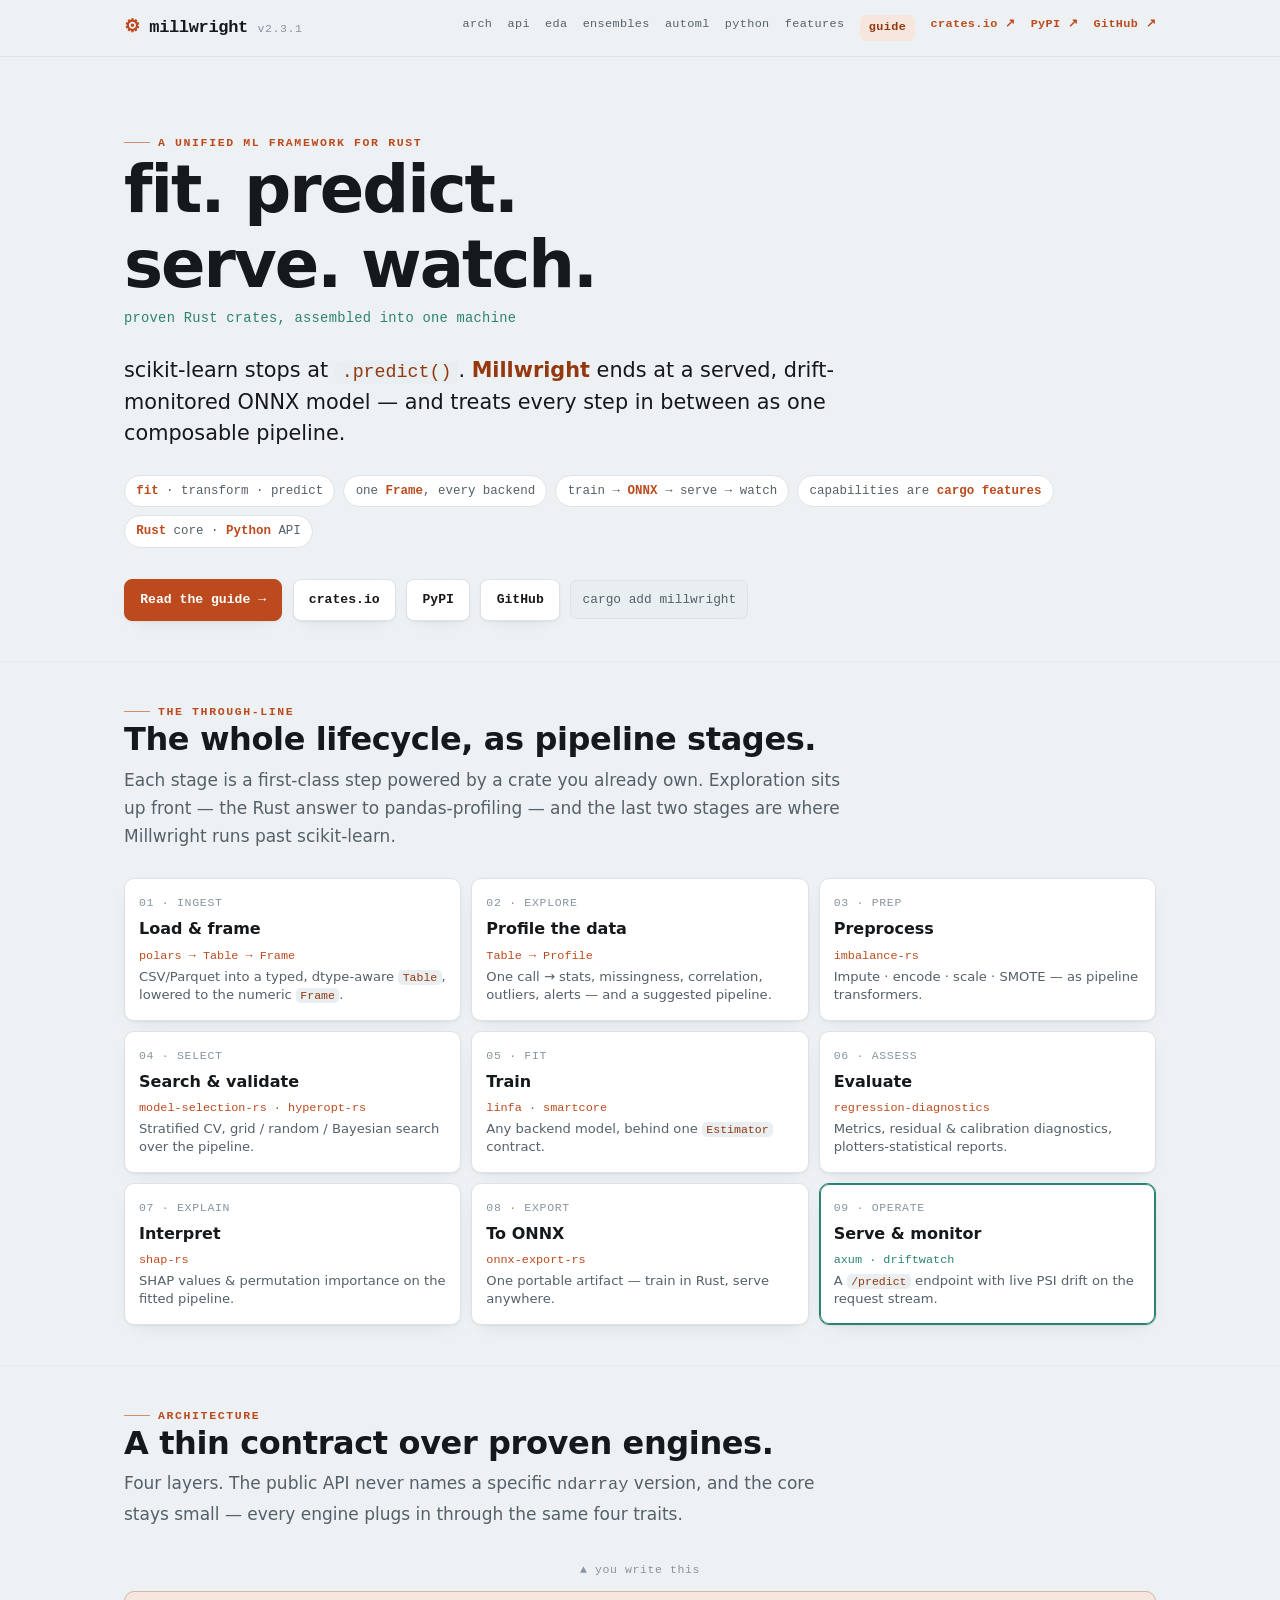
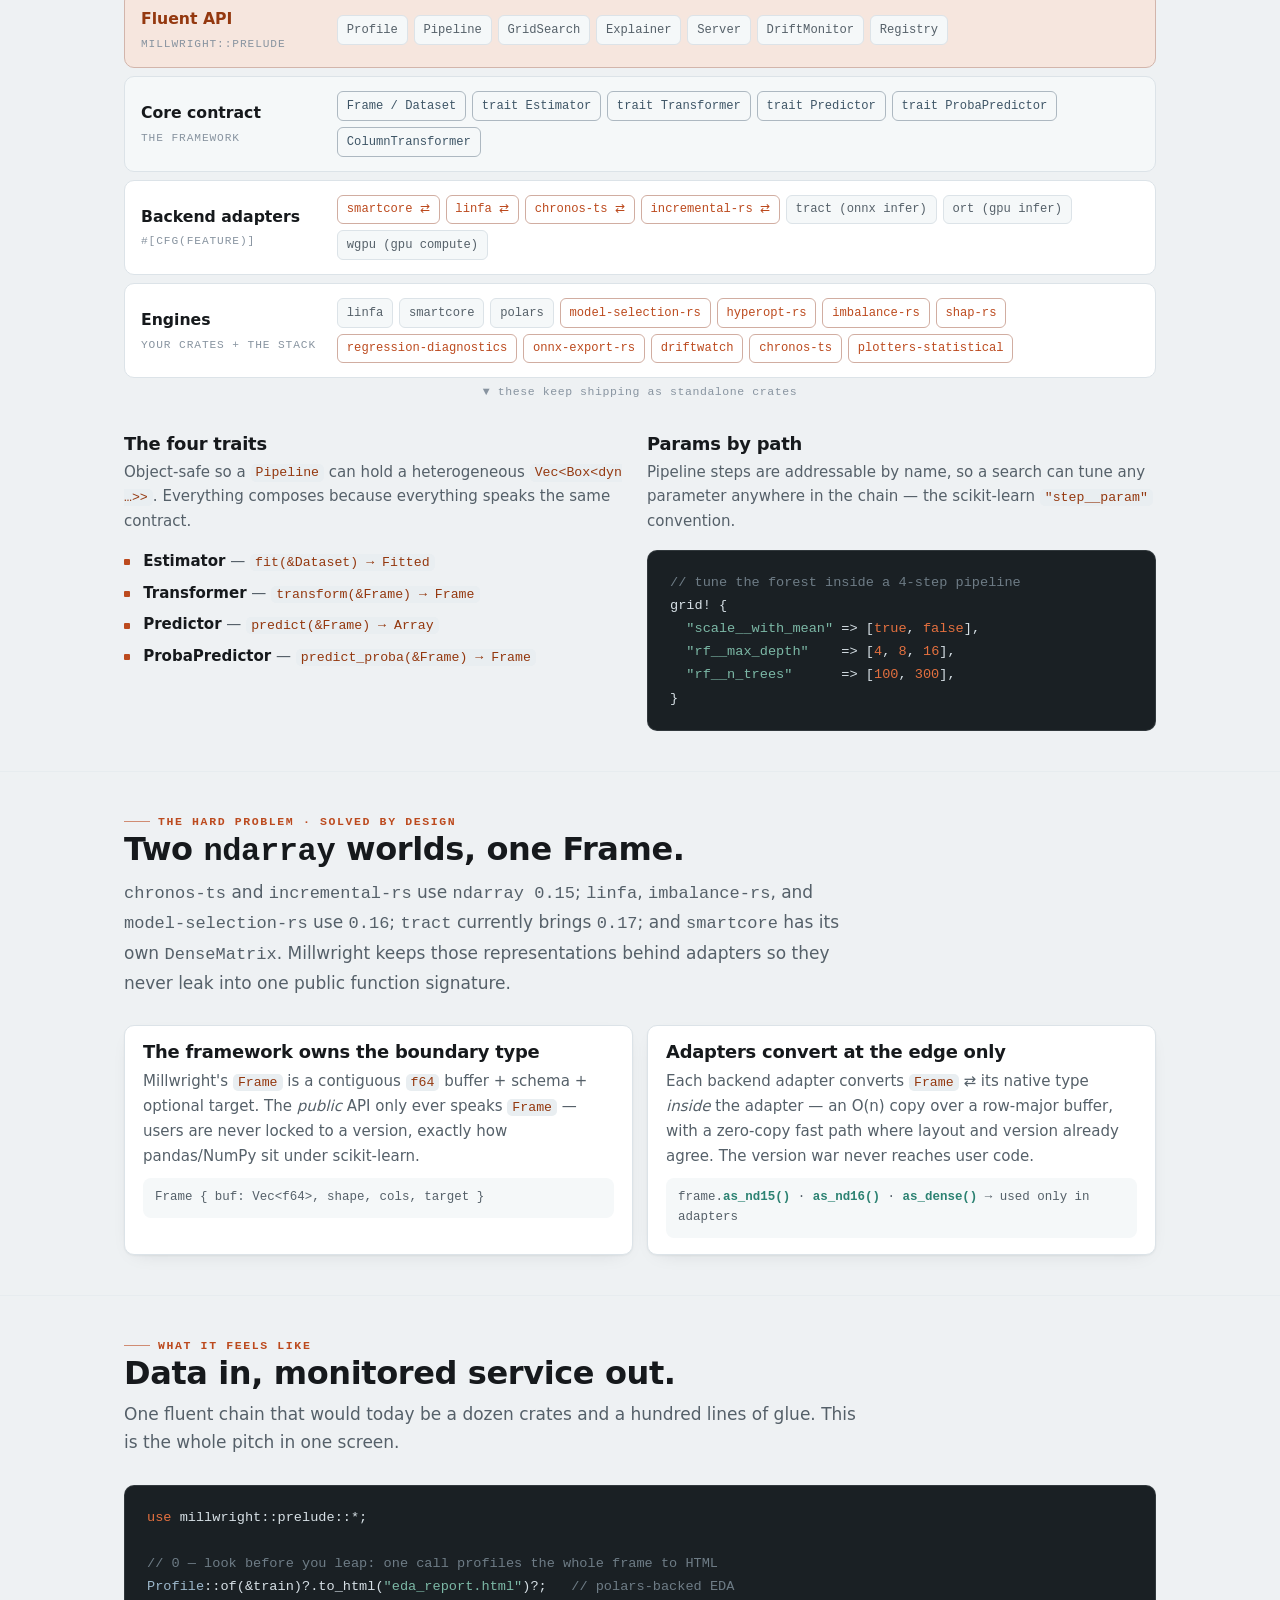
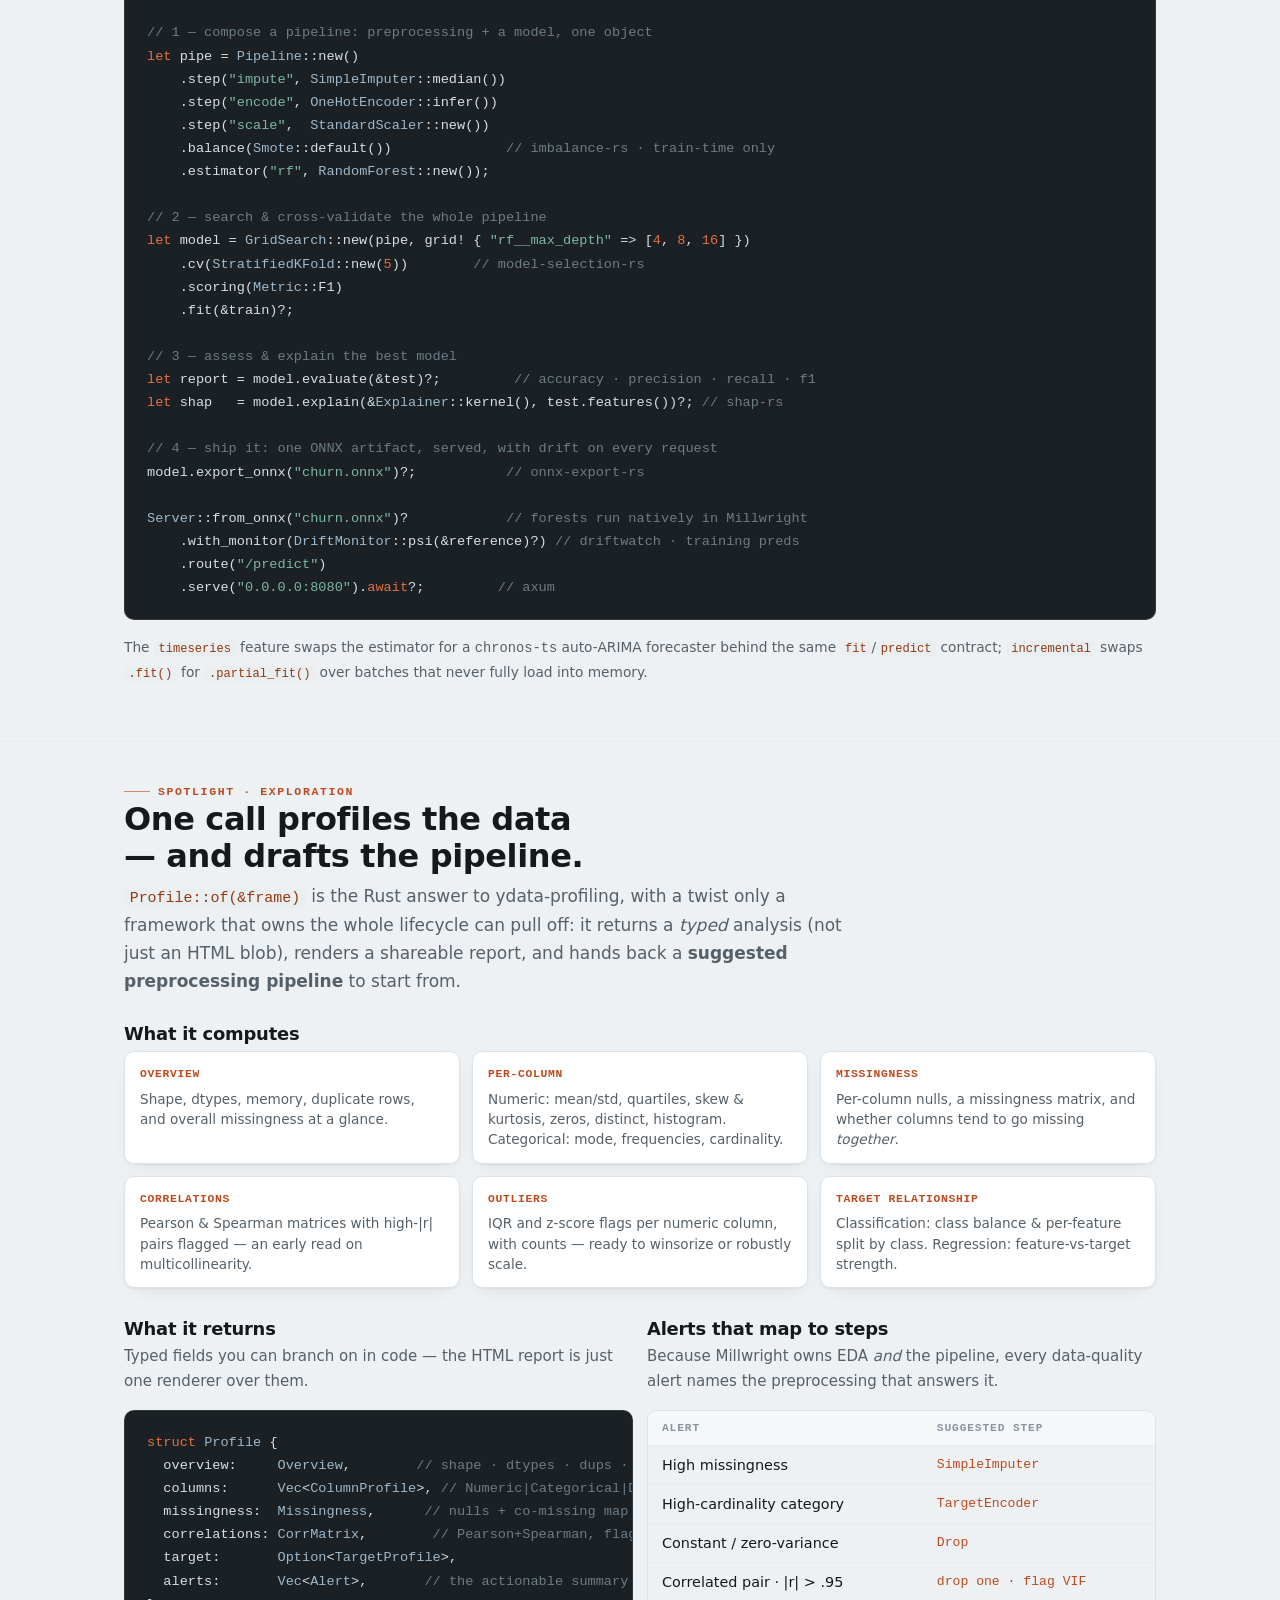
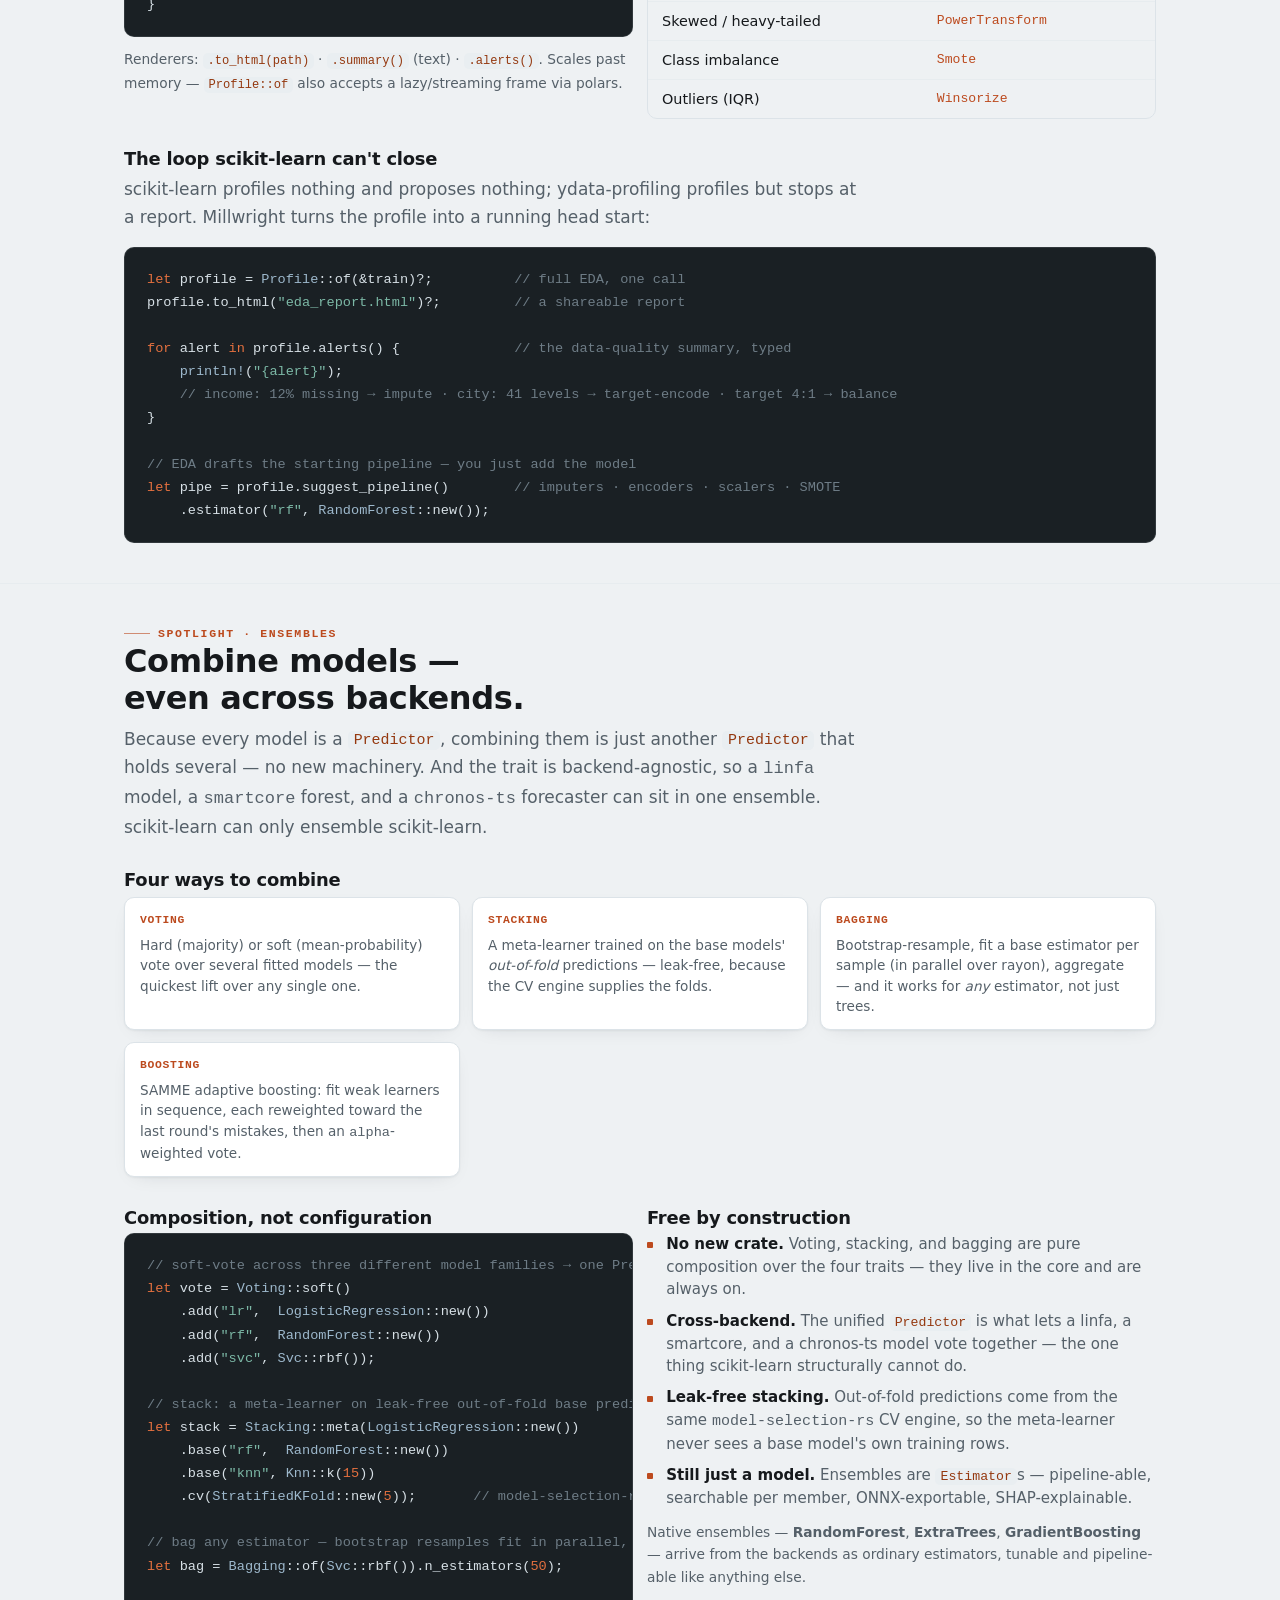
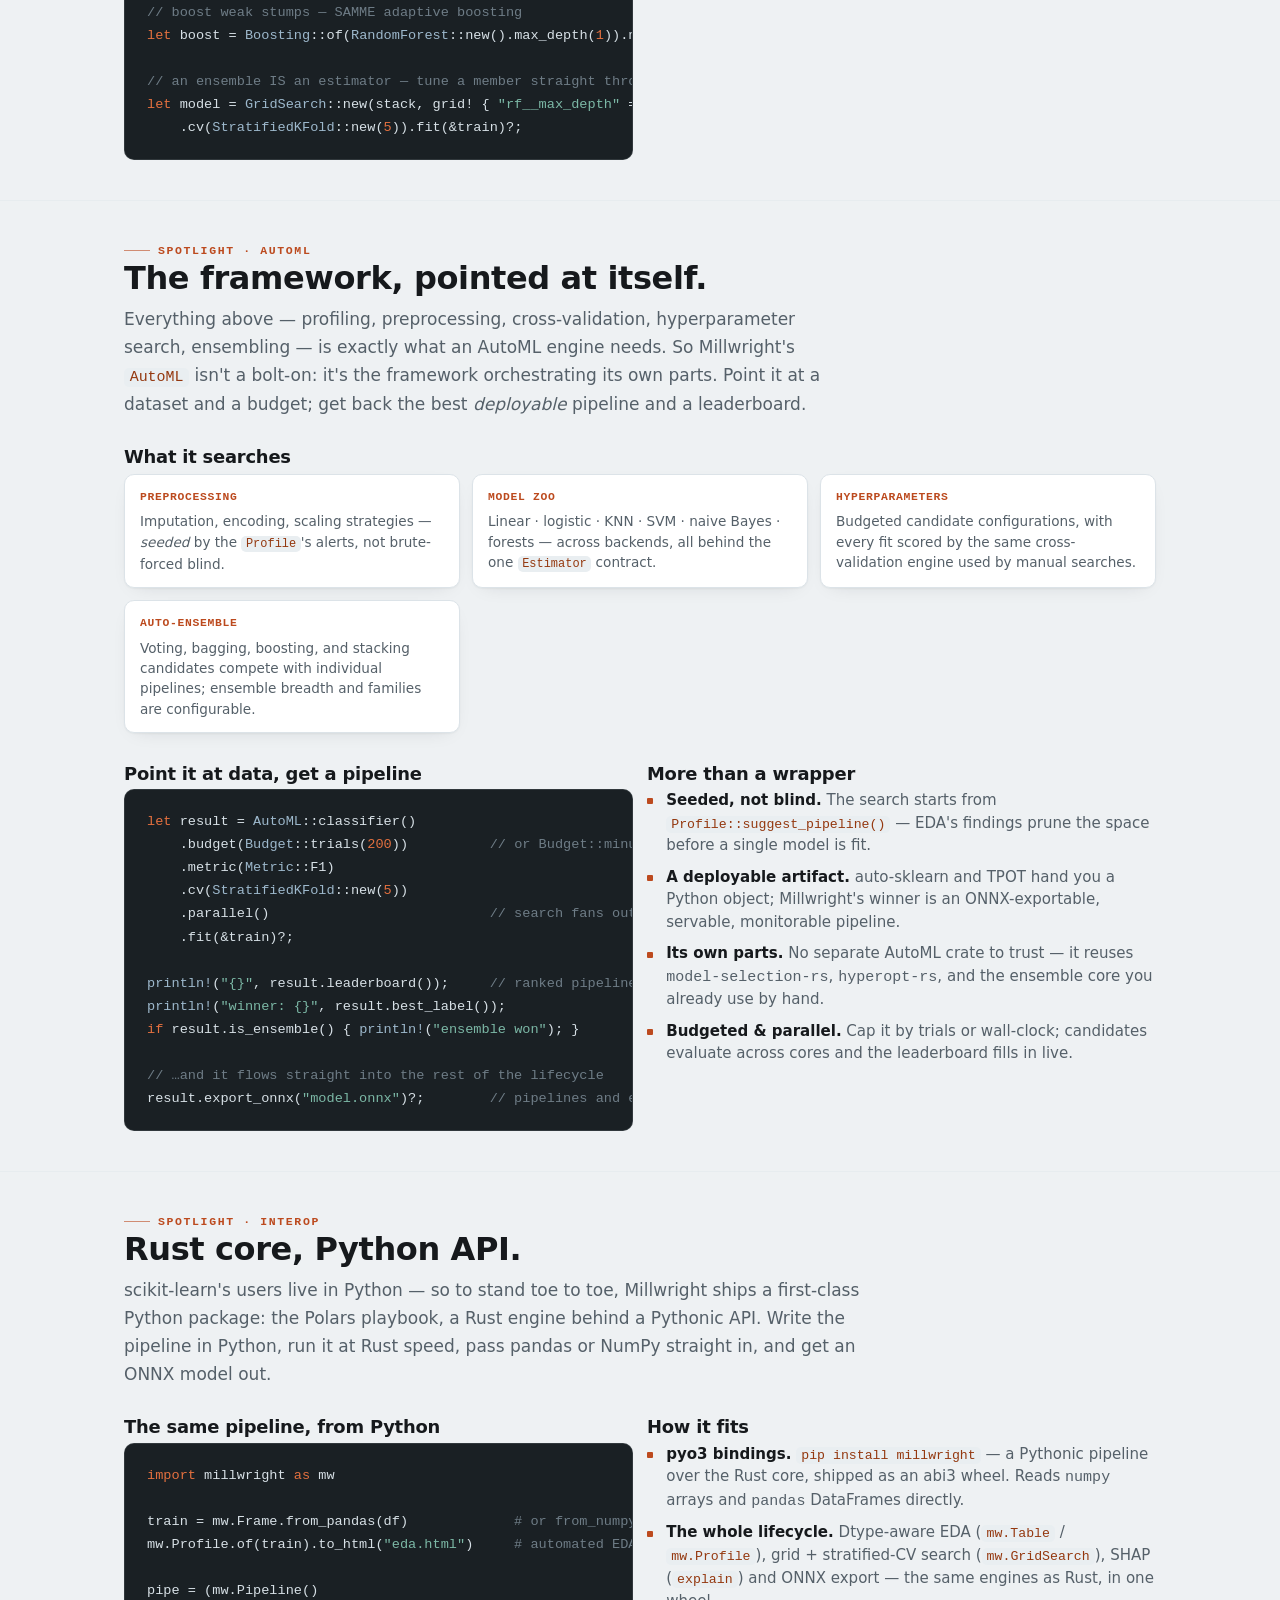
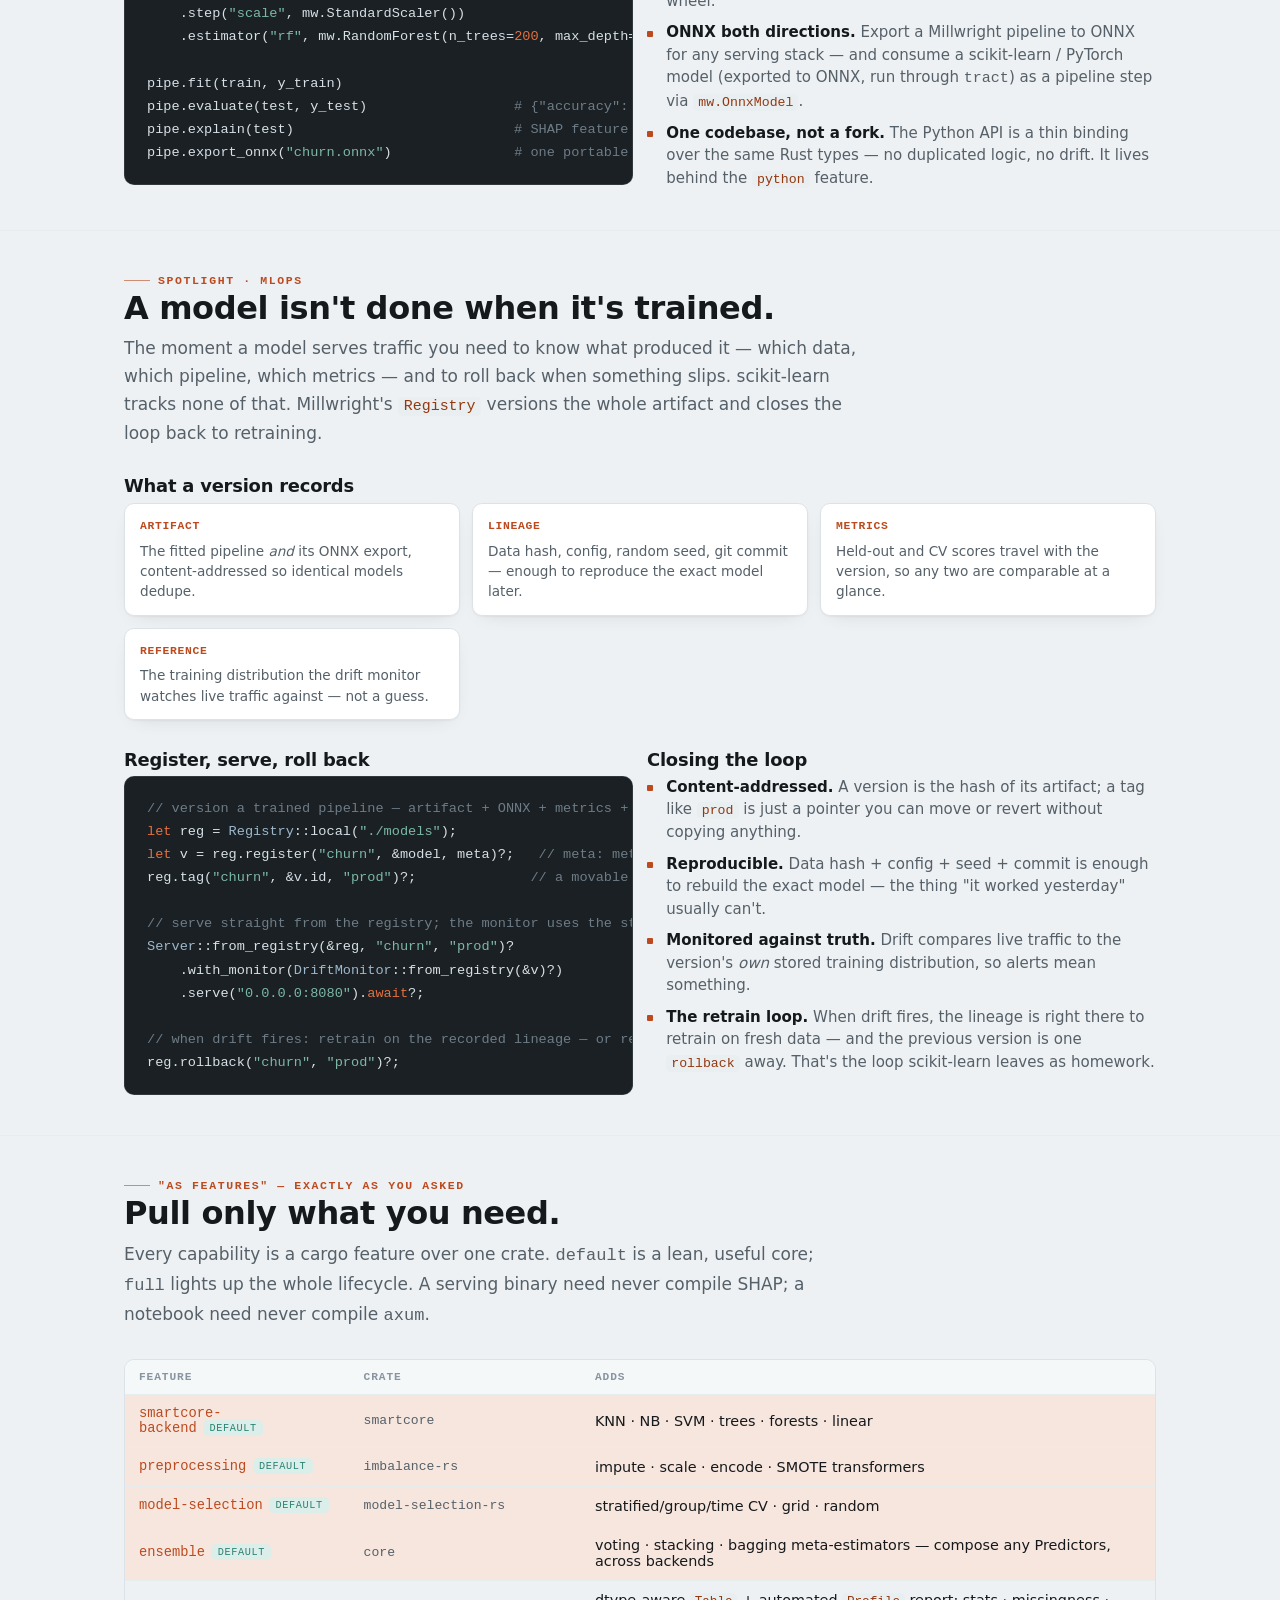
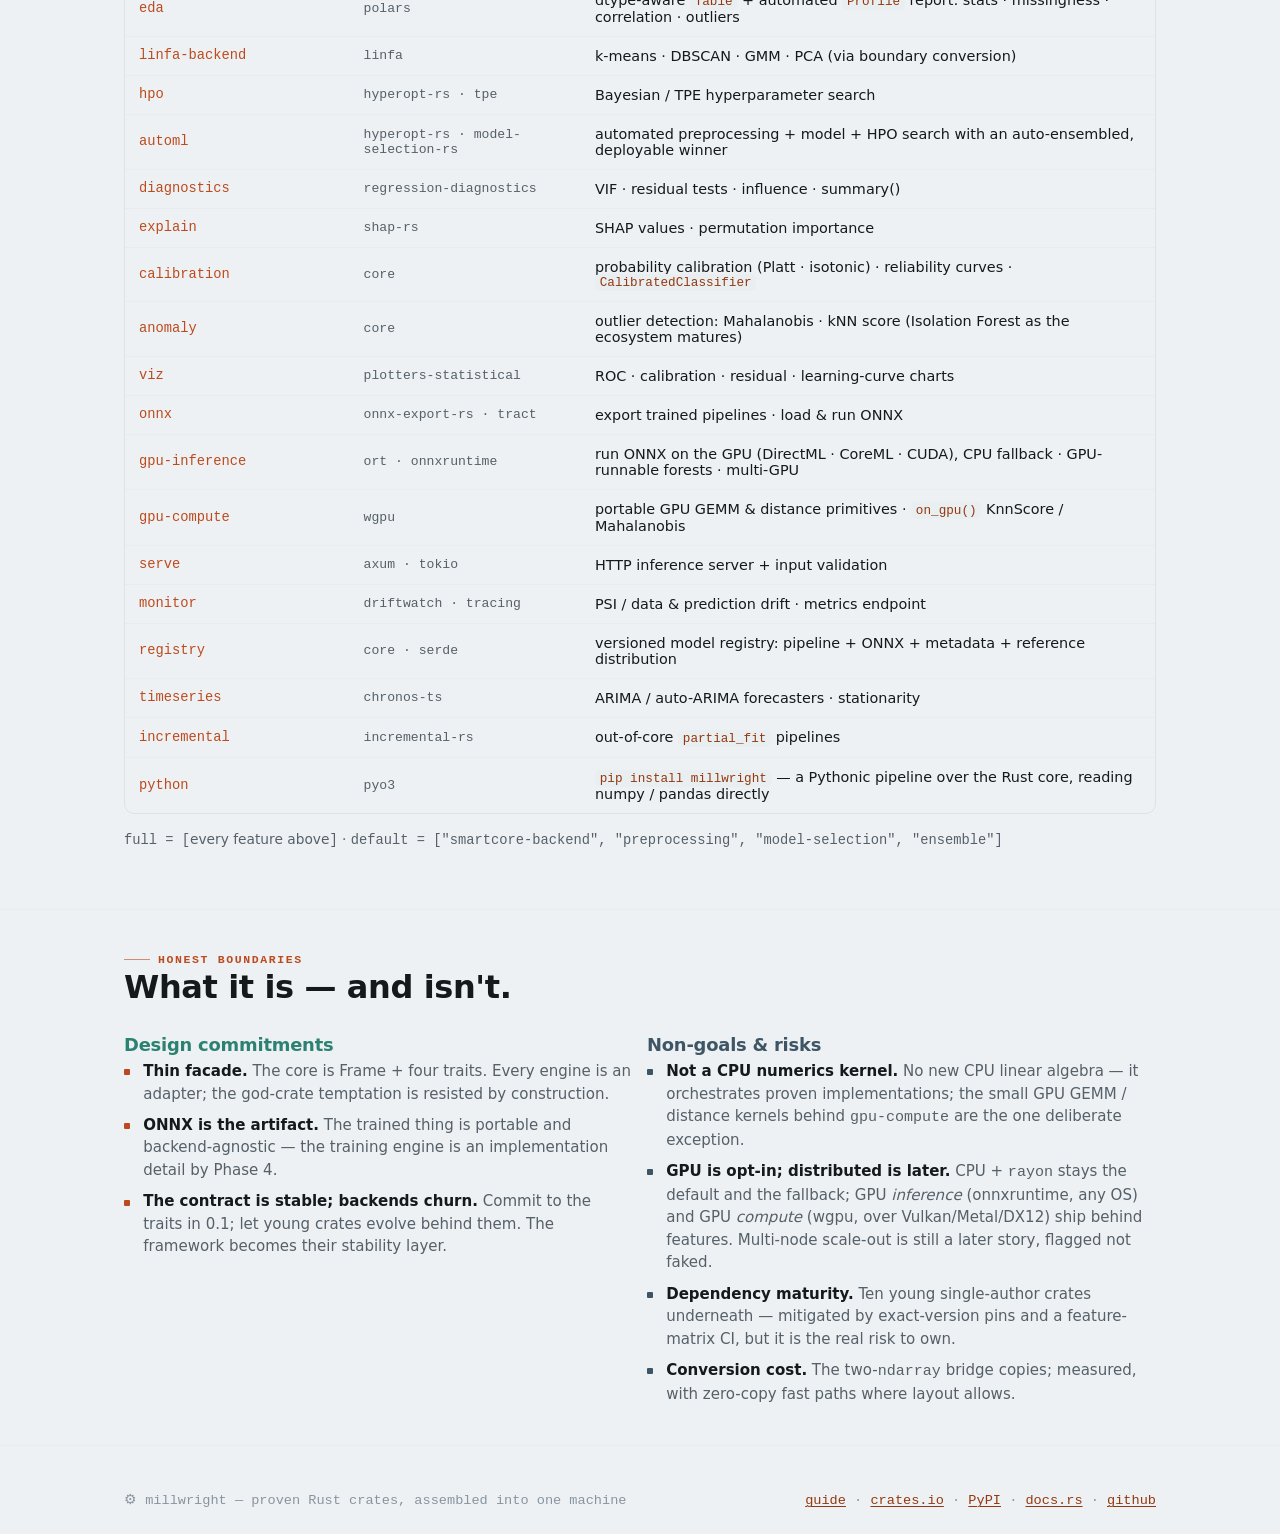
<file: index.html>
<html><head><meta http-equiv="Content-Type" content="text/html; charset=UTF-8"><title>Millwright</title>
<meta name="viewport" content="width=device-width, initial-scale=1">
<style>
  :root{
    --bg:#EEF1F3; --surface:#FFFFFF; --surface-2:#F5F8F9; --surface-3:#E9EEF1;
    --ink:#16191C; --ink-soft:#556069; --ink-faint:#8894A0;
    --line:#DCE3E8; --line-soft:#E7ECEF;
    --oxide:#BC4A1E; --oxide-tint:#F6E6DE; --oxide-ink:#94380F;
    --patina:#2C8272; --patina-tint:#DCEEEA;
    --steel:#3E5566;
    --code-bg:#1A2024; --code-ink:#D7E0E6; --code-key:#E4703F; --code-str:#7CB8A6; --code-com:#6E7C86; --code-fn:#9DB8CC;
    --font-sans:system-ui,-apple-system,"Segoe UI",Roboto,Helvetica,Arial,sans-serif;
    --font-mono:ui-monospace,"JetBrains Mono","Cascadia Code","SF Mono",Menlo,Consolas,monospace;
    --measure:68ch;
    --radius:10px;
    --shadow:0 1px 2px rgba(20,30,40,.05),0 6px 20px -12px rgba(20,30,40,.18);
  }
  :root:not([data-theme="light"]){
    @media (prefers-color-scheme:dark){
      --bg:#13171A; --surface:#1A2024; --surface-2:#20272C; --surface-3:#161C20;
      --ink:#E7ECEF; --ink-soft:#9DA8B0; --ink-faint:#6C7882;
      --line:#2A333A; --line-soft:#232B31;
      --oxide:#E4703F; --oxide-tint:#2A1C15; --oxide-ink:#F0906A;
      --patina:#54B7A1; --patina-tint:#132723;
      --steel:#87A2B6;
      --code-bg:#10151A; --shadow:0 1px 2px rgba(0,0,0,.3),0 10px 30px -16px rgba(0,0,0,.6);
    }
  }
  :root[data-theme="dark"]{
    --bg:#13171A; --surface:#1A2024; --surface-2:#20272C; --surface-3:#161C20;
    --ink:#E7ECEF; --ink-soft:#9DA8B0; --ink-faint:#6C7882;
    --line:#2A333A; --line-soft:#232B31;
    --oxide:#E4703F; --oxide-tint:#2A1C15; --oxide-ink:#F0906A;
    --patina:#54B7A1; --patina-tint:#132723;
    --steel:#87A2B6;
    --code-bg:#10151A; --shadow:0 1px 2px rgba(0,0,0,.3),0 10px 30px -16px rgba(0,0,0,.6);
  }

  *{box-sizing:border-box}
  html{-webkit-text-size-adjust:100%}
  body{
    margin:0; background:var(--bg); color:var(--ink);
    font-family:var(--font-sans); font-size:17px; line-height:1.65;
    -webkit-font-smoothing:antialiased; text-rendering:optimizeLegibility;
  }
  .wrap{max-width:1080px; margin:0 auto; padding:0 24px}
  .col{max-width:var(--measure)}

  /* ---- type ---- */
  h1,h2,h3{line-height:1.15; text-wrap:balance; margin:0; letter-spacing:-.012em}
  h2{font-size:clamp(1.5rem,1.1rem + 1.5vw,2rem); font-weight:650; margin-bottom:.5rem}
  h3{font-size:1.12rem; font-weight:650; margin-bottom:.3rem}
  p{margin:0 0 1rem}
  a{color:var(--oxide-ink); text-underline-offset:2px; text-decoration-thickness:1px}
  strong{font-weight:650}
  .eyebrow{
    font-family:var(--font-mono); font-size:.72rem; font-weight:600;
    letter-spacing:.14em; text-transform:uppercase; color:var(--oxide);
    display:inline-flex; align-items:center; gap:.5rem;
  }
  .eyebrow::before{content:""; width:26px; height:1px; background:var(--oxide); opacity:.6}
  .mono{font-family:var(--font-mono)}
  .lede{font-size:1.16rem; color:var(--ink-soft); line-height:1.55}
  .muted{color:var(--ink-soft)}
  .tiny{font-size:.86rem; color:var(--ink-soft)}

  /* ---- header ---- */
  header.top{
    position:sticky; top:0; z-index:20; background:color-mix(in srgb,var(--bg) 86%,transparent);
    -webkit-backdrop-filter:saturate(1.4) blur(8px); backdrop-filter:saturate(1.4) blur(8px);
    border-bottom:1px solid var(--line);
  }
  .top .wrap{display:flex; align-items:center; justify-content:space-between; height:56px}
  .brand{display:flex; align-items:baseline; gap:.6rem; font-family:var(--font-mono); font-weight:700; letter-spacing:-.02em}
  .brand .mark{color:var(--oxide); font-size:1.15rem}
  .brand .ver{font-size:.72rem; color:var(--ink-faint); font-weight:500; letter-spacing:.05em}
  .top nav{display:flex; gap:.95rem; font-family:var(--font-mono); font-size:.74rem; letter-spacing:.03em}
  .top nav a{color:var(--ink-soft); text-decoration:none}
  .top nav a:hover{color:var(--oxide-ink)}
  .top nav a.repo{color:var(--oxide); font-weight:600}
  .top nav a.guidelink{background:var(--oxide-tint); color:var(--oxide-ink); padding:.22rem .58rem; border-radius:6px; font-weight:600}
  .top nav a.guidelink:hover{background:var(--oxide); color:#fff}
  @media(max-width:680px){.top nav{display:none}}

  /* ---- hero ---- */
  .hero{padding:76px 0 40px}
  .hero h1{font-size:clamp(2.5rem,1.6rem + 3.6vw,4.1rem); font-weight:700; letter-spacing:-.03em}
  .hero .sub{margin-top:.35rem; font-family:var(--font-mono); font-size:.86rem; letter-spacing:.02em; color:var(--patina)}
  .hero .lede{margin-top:1.5rem; max-width:60ch; font-size:1.3rem; color:var(--ink); line-height:1.5}
  .hero .lede b{color:var(--oxide-ink); font-weight:650}
  .pitch{display:flex; flex-wrap:wrap; gap:.5rem; margin-top:1.6rem}
  .pill{
    font-family:var(--font-mono); font-size:.78rem; padding:.32rem .7rem; border-radius:100px;
    border:1px solid var(--line); background:var(--surface); color:var(--ink-soft);
  }
  .pill b{color:var(--oxide); font-weight:600}
  .cta{display:flex; flex-wrap:wrap; align-items:center; gap:.65rem; margin-top:1.9rem}
  .btn{
    font-family:var(--font-mono); font-size:.82rem; font-weight:600; text-decoration:none;
    padding:.58rem .95rem; border-radius:8px; border:1px solid var(--line);
    background:var(--surface); color:var(--ink); box-shadow:var(--shadow);
  }
  .btn:hover{border-color:var(--oxide)}
  .btn.primary{background:var(--oxide); border-color:var(--oxide); color:#fff}
  .btn.primary:hover{background:var(--oxide-ink); border-color:var(--oxide-ink)}
  .cta code{font-family:var(--font-mono); font-size:.8rem; color:var(--ink-soft); background:var(--surface-3); padding:.5rem .7rem; border-radius:7px; border:1px solid var(--line)}

  section{padding:40px 0; border-top:1px solid var(--line-soft)}
  section > .wrap > .head{margin-bottom:1.8rem}
  .head .col{max-width:60ch}

  /* ---- lifecycle flow ---- */
  .flow{
    display:grid; grid-template-columns:repeat(3,1fr); gap:10px;
  }
  @media(max-width:900px){.flow{grid-template-columns:repeat(2,1fr)}}
  @media(max-width:520px){.flow{grid-template-columns:1fr}}
  .stage{
    position:relative; background:var(--surface); border:1px solid var(--line);
    border-radius:var(--radius); padding:14px 14px 15px; box-shadow:var(--shadow);
    display:flex; flex-direction:column; gap:.15rem; min-height:118px;
  }
  .stage .n{font-family:var(--font-mono); font-size:.72rem; color:var(--ink-faint); letter-spacing:.06em}
  .stage h4{margin:.1rem 0 .15rem; font-size:1rem; font-weight:650}
  .stage .by{font-family:var(--font-mono); font-size:.74rem; color:var(--oxide); line-height:1.5}
  .stage .note{font-size:.82rem; color:var(--ink-soft); line-height:1.4}
  .stage.live{border-color:var(--patina); box-shadow:0 0 0 1px var(--patina) inset, var(--shadow)}
  .stage.live .by{color:var(--patina)}
  .flow .arrowlbl{grid-column:1/-1; text-align:center; font-family:var(--font-mono); font-size:.74rem; color:var(--ink-faint); padding-top:.2rem}

  /* ---- architecture stack ---- */
  .stack{display:flex; flex-direction:column; gap:8px; margin-top:.5rem}
  .layer{
    border:1px solid var(--line); border-radius:var(--radius); padding:14px 16px;
    display:grid; grid-template-columns:180px 1fr; gap:16px; align-items:center; background:var(--surface);
  }
  @media(max-width:640px){.layer{grid-template-columns:1fr; gap:6px}}
  .layer .lname{font-weight:650; font-size:.98rem}
  .layer .lname .k{display:block; font-family:var(--font-mono); font-size:.7rem; color:var(--ink-faint); font-weight:500; letter-spacing:.08em; text-transform:uppercase; margin-top:.15rem}
  .layer .chips{display:flex; flex-wrap:wrap; gap:6px}
  .chip{font-family:var(--font-mono); font-size:.76rem; padding:.24rem .55rem; border-radius:6px; border:1px solid var(--line); background:var(--surface-2); color:var(--ink-soft)}
  .layer.l0{background:var(--oxide-tint); border-color:color-mix(in srgb,var(--oxide) 30%,var(--line))}
  .layer.l0 .lname{color:var(--oxide-ink)}
  .layer.l1{background:var(--surface-2)}
  .layer.l1 .chip{border-color:color-mix(in srgb,var(--steel) 30%,var(--line)); color:var(--steel)}
  .layer .chip.own{color:var(--oxide); border-color:color-mix(in srgb,var(--oxide) 35%,var(--line)); background:var(--surface)}
  .stacknote{text-align:center; font-family:var(--font-mono); font-size:.72rem; color:var(--ink-faint); letter-spacing:.05em; padding:4px 0}

  /* ---- code ---- */
  pre{
    background:var(--code-bg); color:var(--code-ink); border-radius:var(--radius);
    padding:20px 22px; overflow-x:auto; font-family:var(--font-mono); font-size:.85rem; line-height:1.7;
    border:1px solid color-mix(in srgb,var(--code-ink) 12%,transparent); margin:0;
  }
  pre .k{color:var(--code-key)} pre .s{color:var(--code-str)} pre .c{color:var(--code-com)} pre .f{color:var(--code-fn)} pre .d{color:var(--ink-faint)}
  code.inl{font-family:var(--font-mono); font-size:.88em; background:var(--surface-3); padding:.08em .38em; border-radius:5px; color:var(--oxide-ink)}

  /* ---- the ndarray problem ---- */
  .split{display:grid; grid-template-columns:1fr 1fr; gap:14px; margin-top:1rem}
  @media(max-width:720px){.split{grid-template-columns:1fr}}
  .card{background:var(--surface); border:1px solid var(--line); border-radius:var(--radius); padding:16px 18px; box-shadow:var(--shadow)}
  .card h3{margin-bottom:.4rem}
  .card .conv{font-family:var(--font-mono); font-size:.78rem; color:var(--ink-soft); background:var(--surface-2); border-radius:8px; padding:10px 12px; margin-top:.6rem; line-height:1.6}
  .card .conv b{color:var(--patina)}

  /* ---- eda spotlight ---- */
  .edagrid{display:grid; grid-template-columns:repeat(3,1fr); gap:12px; margin:.4rem 0 1.9rem}
  @media(max-width:760px){.edagrid{grid-template-columns:1fr}}
  .acard{background:var(--surface); border:1px solid var(--line); border-radius:var(--radius); padding:13px 15px; box-shadow:var(--shadow)}
  .acard .lab{font-family:var(--font-mono); font-size:.71rem; letter-spacing:.06em; text-transform:uppercase; color:var(--oxide); font-weight:600}
  .acard p{margin:.3rem 0 0; font-size:.85rem; color:var(--ink-soft); line-height:1.5}
  td .step{font-family:var(--font-mono); font-size:.82rem; color:var(--oxide)}

  /* ---- feature table ---- */
  .tablewrap{overflow-x:auto; border:1px solid var(--line); border-radius:var(--radius)}
  table{border-collapse:collapse; width:100%; font-size:.9rem; min-width:560px}
  th,td{text-align:left; padding:11px 14px; border-bottom:1px solid var(--line-soft)}
  thead th{font-family:var(--font-mono); font-size:.7rem; text-transform:uppercase; letter-spacing:.08em; color:var(--ink-faint); font-weight:600; background:var(--surface-2)}
  tbody tr:last-child td{border-bottom:0}
  td .feat{font-family:var(--font-mono); color:var(--oxide); font-size:.86rem}
  td .cr{font-family:var(--font-mono); font-size:.82rem; color:var(--ink-soft)}
  tr.core td{background:var(--oxide-tint)}
  .badge{font-family:var(--font-mono); font-size:.64rem; letter-spacing:.06em; text-transform:uppercase; padding:.12rem .4rem; border-radius:5px; background:var(--patina-tint); color:var(--patina); margin-left:.4rem; vertical-align:middle}

  /* ---- roadmap ---- */
  .road{display:flex; flex-direction:column; gap:0; margin-top:.5rem; border-left:2px solid var(--line); margin-left:8px}
  .phase{position:relative; padding:0 0 22px 26px}
  .phase::before{content:""; position:absolute; left:-7px; top:5px; width:12px; height:12px; border-radius:50%; background:var(--surface); border:2px solid var(--oxide)}
  .phase.done::before{background:var(--oxide)}
  .phase .pn{font-family:var(--font-mono); font-size:.72rem; letter-spacing:.08em; color:var(--oxide); font-weight:600}
  .phase h4{margin:.1rem 0 .2rem; font-size:1.02rem; font-weight:650}
  .phase p{margin:0; font-size:.9rem; color:var(--ink-soft); max-width:64ch}
  .phase .ships{font-family:var(--font-mono); font-size:.76rem; color:var(--patina); margin-top:.25rem}

  /* ---- two-up lists ---- */
  .grid2{display:grid; grid-template-columns:1fr 1fr; gap:14px}
  .grid2>div{min-width:0}          /* let columns shrink so wide tables/pre scroll instead of overflowing */
  .grid2 table{min-width:0}        /* the small in-column tables size to content, no forced 560px */
  @media(max-width:720px){.grid2{grid-template-columns:1fr}}
  ul.clean{list-style:none; margin:.2rem 0 0; padding:0; display:flex; flex-direction:column; gap:.55rem}
  ul.clean li{position:relative; padding-left:1.2rem; font-size:.94rem; color:var(--ink-soft); line-height:1.5}
  ul.clean li::before{content:""; position:absolute; left:0; top:.62em; width:6px; height:6px; border-radius:1px; background:var(--oxide)}
  ul.clean li b{color:var(--ink); font-weight:600}
  ul.clean.warn li::before{background:var(--steel)}

  .names{display:flex; flex-wrap:wrap; gap:8px; margin-top:.4rem}
  .name{font-family:var(--font-mono); font-size:.82rem; padding:.3rem .65rem; border-radius:7px; border:1px dashed var(--line); color:var(--ink-soft)}
  .name.pick{border-style:solid; border-color:var(--oxide); color:var(--oxide); background:var(--oxide-tint)}

  footer{padding:44px 0 60px; border-top:1px solid var(--line-soft); color:var(--ink-faint); font-size:.85rem}
  footer .wrap{display:flex; justify-content:space-between; flex-wrap:wrap; gap:1rem}
  footer .mono{font-family:var(--font-mono)}
  ::selection{background:var(--oxide); color:#fff}
  :focus-visible{outline:2px solid var(--oxide); outline-offset:2px; border-radius:3px}
</style>

</head><body><header class="top">
  <div class="wrap">
    <div class="brand"><span class="mark">⚙</span>millwright<span class="ver">v2.3.1</span></div>
    <nav>
      <a href="#arch">arch</a>
      <a href="#api">api</a>
      <a href="#eda">eda</a>
      <a href="#ensembles">ensembles</a>
      <a href="#automl">automl</a>
      <a href="#python">python</a>
      <a href="#features">features</a>
      <a href="docs/index.html" class="guidelink">guide</a>
      <a href="https://crates.io/crates/millwright" class="repo">crates.io ↗</a>
      <a href="https://pypi.org/project/millwright/" class="repo">PyPI ↗</a>
      <a href="https://github.com/mi7plus/millwright" class="repo">GitHub ↗</a>
    </nav>
  </div>
</header>

<main>
  <div class="wrap">
    <div class="hero">
      <div class="eyebrow">A unified ML framework for Rust</div>
      <h1>fit. predict.<br>serve. watch.</h1>
      <div class="sub">proven Rust crates, assembled into one machine</div>
      <p class="lede">scikit-learn stops at <code class="inl">.predict()</code>. <b>Millwright</b> ends at a served, drift-monitored ONNX model — and treats every step in between as one composable pipeline.</p>
      <div class="pitch">
        <span class="pill"><b>fit</b> · transform · predict</span>
        <span class="pill">one <b>Frame</b>, every backend</span>
        <span class="pill">train → <b>ONNX</b> → serve → watch</span>
        <span class="pill">capabilities are <b>cargo features</b></span>
        <span class="pill"><b>Rust</b> core · <b>Python</b> API</span>
      </div>
      <div class="cta">
        <a class="btn primary" href="docs/index.html">Read the guide →</a>
        <a class="btn" href="https://crates.io/crates/millwright">crates.io</a>
        <a class="btn" href="https://pypi.org/project/millwright/">PyPI</a>
        <a class="btn" href="https://github.com/mi7plus/millwright">GitHub</a>
        <code>cargo add millwright</code>
      </div>
    </div>
  </div>

  <!-- ===================== LIFECYCLE ===================== -->
  <section id="lifecycle">
    <div class="wrap">
      <div class="head col">
        <div class="eyebrow">The through-line</div>
        <h2>The whole lifecycle, as pipeline stages.</h2>
        <p class="muted">Each stage is a first-class step powered by a crate you already own. Exploration sits up front — the Rust answer to pandas-profiling — and the last two stages are where Millwright runs past scikit-learn.</p>
      </div>
      <div class="flow">
        <div class="stage"><span class="n">01 · INGEST</span><h4>Load &amp; frame</h4><div class="by">polars → Table → Frame</div><div class="note">CSV/Parquet into a typed, dtype-aware <code class="inl">Table</code>, lowered to the numeric <code class="inl">Frame</code>.</div></div>
        <div class="stage"><span class="n">02 · EXPLORE</span><h4>Profile the data</h4><div class="by">Table → Profile</div><div class="note">One call → stats, missingness, correlation, outliers, alerts — and a suggested pipeline.</div></div>
        <div class="stage"><span class="n">03 · PREP</span><h4>Preprocess</h4><div class="by">imbalance-rs</div><div class="note">Impute · encode · scale · SMOTE — as pipeline transformers.</div></div>
        <div class="stage"><span class="n">04 · SELECT</span><h4>Search &amp; validate</h4><div class="by">model-selection-rs · hyperopt-rs</div><div class="note">Stratified CV, grid / random / Bayesian search over the pipeline.</div></div>
        <div class="stage"><span class="n">05 · FIT</span><h4>Train</h4><div class="by">linfa · smartcore</div><div class="note">Any backend model, behind one <code class="inl">Estimator</code> contract.</div></div>
        <div class="stage"><span class="n">06 · ASSESS</span><h4>Evaluate</h4><div class="by">regression-diagnostics</div><div class="note">Metrics, residual &amp; calibration diagnostics, plotters-statistical reports.</div></div>
        <div class="stage"><span class="n">07 · EXPLAIN</span><h4>Interpret</h4><div class="by">shap-rs</div><div class="note">SHAP values &amp; permutation importance on the fitted pipeline.</div></div>
        <div class="stage"><span class="n">08 · EXPORT</span><h4>To ONNX</h4><div class="by">onnx-export-rs</div><div class="note">One portable artifact — train in Rust, serve anywhere.</div></div>
        <div class="stage live"><span class="n">09 · OPERATE</span><h4>Serve &amp; monitor</h4><div class="by">axum · driftwatch</div><div class="note">A <code class="inl">/predict</code> endpoint with live PSI drift on the request stream.</div></div>
      </div>
    </div>
  </section>

  <!-- ===================== ARCHITECTURE ===================== -->
  <section id="arch">
    <div class="wrap">
      <div class="head col">
        <div class="eyebrow">Architecture</div>
        <h2>A thin contract over proven engines.</h2>
        <p class="muted">Four layers. The public API never names a specific <span class="mono">ndarray</span> version, and the core stays small — every engine plugs in through the same four traits.</p>
      </div>

      <div class="stacknote">▲ you write this</div>
      <div class="stack">
        <div class="layer l0">
          <div class="lname">Fluent API<span class="k">millwright::prelude</span></div>
          <div class="chips">
            <span class="chip">Profile</span><span class="chip">Pipeline</span><span class="chip">GridSearch</span><span class="chip">Explainer</span><span class="chip">Server</span><span class="chip">DriftMonitor</span><span class="chip">Registry</span>
          </div>
        </div>
        <div class="layer l1">
          <div class="lname">Core contract<span class="k">the framework</span></div>
          <div class="chips">
            <span class="chip">Frame / Dataset</span><span class="chip">trait Estimator</span><span class="chip">trait Transformer</span><span class="chip">trait Predictor</span><span class="chip">trait ProbaPredictor</span><span class="chip">ColumnTransformer</span>
          </div>
        </div>
        <div class="layer">
          <div class="lname">Backend adapters<span class="k">#[cfg(feature)]</span></div>
          <div class="chips">
            <span class="chip own">smartcore ⇄</span><span class="chip own">linfa ⇄</span><span class="chip own">chronos-ts ⇄</span><span class="chip own">incremental-rs ⇄</span><span class="chip">tract (onnx infer)</span><span class="chip">ort (gpu infer)</span><span class="chip">wgpu (gpu compute)</span>
          </div>
        </div>
        <div class="layer">
          <div class="lname">Engines<span class="k">your crates + the stack</span></div>
          <div class="chips">
            <span class="chip">linfa</span><span class="chip">smartcore</span><span class="chip">polars</span><span class="chip own">model-selection-rs</span><span class="chip own">hyperopt-rs</span><span class="chip own">imbalance-rs</span><span class="chip own">shap-rs</span><span class="chip own">regression-diagnostics</span><span class="chip own">onnx-export-rs</span><span class="chip own">driftwatch</span><span class="chip own">chronos-ts</span><span class="chip own">plotters-statistical</span>
          </div>
        </div>
      </div>
      <div class="stacknote">▼ these keep shipping as standalone crates</div>

      <div class="grid2" style="margin-top:1.8rem">
        <div>
          <h3>The four traits</h3>
          <p class="muted" style="font-size:.94rem">Object-safe so a <code class="inl">Pipeline</code> can hold a heterogeneous <code class="inl">Vec&lt;Box&lt;dyn …&gt;&gt;</code>. Everything composes because everything speaks the same contract.</p>
          <ul class="clean">
            <li><b>Estimator</b> — <code class="inl">fit(&amp;Dataset) → Fitted</code></li>
            <li><b>Transformer</b> — <code class="inl">transform(&amp;Frame) → Frame</code></li>
            <li><b>Predictor</b> — <code class="inl">predict(&amp;Frame) → Array</code></li>
            <li><b>ProbaPredictor</b> — <code class="inl">predict_proba(&amp;Frame) → Frame</code></li>
          </ul>
        </div>
        <div>
          <h3>Params by path</h3>
          <p class="muted" style="font-size:.94rem">Pipeline steps are addressable by name, so a search can tune any parameter anywhere in the chain — the scikit-learn <code class="inl">"step__param"</code> convention.</p>
          <pre><span class="c">// tune the forest inside a 4-step pipeline</span>
grid! {
  <span class="s">"scale__with_mean"</span> =&gt; [<span class="k">true</span>, <span class="k">false</span>],
  <span class="s">"rf__max_depth"</span>    =&gt; [<span class="k">4</span>, <span class="k">8</span>, <span class="k">16</span>],
  <span class="s">"rf__n_trees"</span>      =&gt; [<span class="k">100</span>, <span class="k">300</span>],
}</pre>
        </div>
      </div>
    </div>
  </section>

  <!-- ===================== THE HARD PROBLEM ===================== -->
  <section id="ndarray">
    <div class="wrap">
      <div class="head col">
        <div class="eyebrow">The hard problem · solved by design</div>
        <h2>Two <span class="mono">ndarray</span> worlds, one Frame.</h2>
        <p class="muted"><span class="mono">chronos-ts</span> and <span class="mono">incremental-rs</span> use <span class="mono">ndarray 0.15</span>; <span class="mono">linfa</span>, <span class="mono">imbalance-rs</span>, and <span class="mono">model-selection-rs</span> use <span class="mono">0.16</span>; <span class="mono">tract</span> currently brings <span class="mono">0.17</span>; and <span class="mono">smartcore</span> has its own <span class="mono">DenseMatrix</span>. Millwright keeps those representations behind adapters so they never leak into one public function signature.</p>
      </div>
      <div class="split">
        <div class="card">
          <h3>The framework owns the boundary type</h3>
          <p class="muted" style="font-size:.94rem; margin-bottom:0">Millwright's <code class="inl">Frame</code> is a contiguous <code class="inl">f64</code> buffer + schema + optional target. The <em>public</em> API only ever speaks <code class="inl">Frame</code> — users are never locked to a version, exactly how pandas/NumPy sit under scikit-learn.</p>
          <div class="conv">Frame { buf: Vec&lt;f64&gt;, shape, cols, target }</div>
        </div>
        <div class="card">
          <h3>Adapters convert at the edge only</h3>
          <p class="muted" style="font-size:.94rem; margin-bottom:0">Each backend adapter converts <code class="inl">Frame</code> ⇄ its native type <em>inside</em> the adapter — an O(n) copy over a row-major buffer, with a zero-copy fast path where layout and version already agree. The version war never reaches user code.</p>
          <div class="conv">frame.<b>as_nd15()</b> · <b>as_nd16()</b> · <b>as_dense()</b>&nbsp;→ used only in adapters</div>
        </div>
      </div>
    </div>
  </section>

  <!-- ===================== API ===================== -->
  <section id="api">
    <div class="wrap">
      <div class="head col">
        <div class="eyebrow">What it feels like</div>
        <h2>Data in, monitored service out.</h2>
        <p class="muted">One fluent chain that would today be a dozen crates and a hundred lines of glue. This is the whole pitch in one screen.</p>
      </div>
      <pre><span class="k">use</span> millwright::prelude::*;

<span class="c">// 0 — look before you leap: one call profiles the whole frame to HTML</span>
<span class="f">Profile</span>::of(&amp;train)?.to_html(<span class="s">"eda_report.html"</span>)?;   <span class="c">// polars-backed EDA</span>

<span class="c">// 1 — compose a pipeline: preprocessing + a model, one object</span>
<span class="k">let</span> pipe = <span class="f">Pipeline</span>::new()
    .step(<span class="s">"impute"</span>, <span class="f">SimpleImputer</span>::median())
    .step(<span class="s">"encode"</span>, <span class="f">OneHotEncoder</span>::infer())
    .step(<span class="s">"scale"</span>,  <span class="f">StandardScaler</span>::new())
    .balance(<span class="f">Smote</span>::default())              <span class="c">// imbalance-rs · train-time only</span>
    .estimator(<span class="s">"rf"</span>, <span class="f">RandomForest</span>::new());

<span class="c">// 2 — search &amp; cross-validate the whole pipeline</span>
<span class="k">let</span> model = <span class="f">GridSearch</span>::new(pipe, grid! { <span class="s">"rf__max_depth"</span> =&gt; [<span class="k">4</span>, <span class="k">8</span>, <span class="k">16</span>] })
    .cv(<span class="f">StratifiedKFold</span>::new(<span class="k">5</span>))        <span class="c">// model-selection-rs</span>
    .scoring(<span class="f">Metric</span>::F1)
    .fit(&amp;train)?;

<span class="c">// 3 — assess &amp; explain the best model</span>
<span class="k">let</span> report = model.evaluate(&amp;test)?;         <span class="c">// accuracy · precision · recall · f1</span>
<span class="k">let</span> shap   = model.explain(&amp;<span class="f">Explainer</span>::kernel(), test.features())?; <span class="c">// shap-rs</span>

<span class="c">// 4 — ship it: one ONNX artifact, served, with drift on every request</span>
model.export_onnx(<span class="s">"churn.onnx"</span>)?;           <span class="c">// onnx-export-rs</span>

<span class="f">Server</span>::from_onnx(<span class="s">"churn.onnx"</span>)?            <span class="c">// forests run natively in Millwright</span>
    .with_monitor(<span class="f">DriftMonitor</span>::psi(&amp;reference)?) <span class="c">// driftwatch · training preds</span>
    .route(<span class="s">"/predict"</span>)
    .serve(<span class="s">"0.0.0.0:8080"</span>).<span class="k">await</span>?;         <span class="c">// axum</span></pre>
      <p class="tiny" style="margin-top:1rem">The <code class="inl">timeseries</code> feature swaps the estimator for a <span class="mono">chronos-ts</span> auto-ARIMA forecaster behind the same <code class="inl">fit</code>/<code class="inl">predict</code> contract; <code class="inl">incremental</code> swaps <code class="inl">.fit()</code> for <code class="inl">.partial_fit()</code> over batches that never fully load into memory.</p>
    </div>
  </section>

  <!-- ===================== EDA SPOTLIGHT ===================== -->
  <section id="eda">
    <div class="wrap">
      <div class="head col">
        <div class="eyebrow">Spotlight · exploration</div>
        <h2>One call profiles the data — and drafts the pipeline.</h2>
        <p class="muted"><code class="inl">Profile::of(&amp;frame)</code> is the Rust answer to ydata-profiling, with a twist only a framework that owns the whole lifecycle can pull off: it returns a <em>typed</em> analysis (not just an HTML blob), renders a shareable report, and hands back a <strong>suggested preprocessing pipeline</strong> to start from.</p>
      </div>

      <h3>What it computes</h3>
      <div class="edagrid">
        <div class="acard"><div class="lab">Overview</div><p>Shape, dtypes, memory, duplicate rows, and overall missingness at a glance.</p></div>
        <div class="acard"><div class="lab">Per-column</div><p>Numeric: mean/std, quartiles, skew &amp; kurtosis, zeros, distinct, histogram. Categorical: mode, frequencies, cardinality.</p></div>
        <div class="acard"><div class="lab">Missingness</div><p>Per-column nulls, a missingness matrix, and whether columns tend to go missing <em>together</em>.</p></div>
        <div class="acard"><div class="lab">Correlations</div><p>Pearson &amp; Spearman matrices with high-|r| pairs flagged — an early read on multicollinearity.</p></div>
        <div class="acard"><div class="lab">Outliers</div><p>IQR and z-score flags per numeric column, with counts — ready to winsorize or robustly scale.</p></div>
        <div class="acard"><div class="lab">Target relationship</div><p>Classification: class balance &amp; per-feature split by class. Regression: feature-vs-target strength.</p></div>
      </div>

      <div class="grid2">
        <div>
          <h3>What it returns</h3>
          <p class="muted" style="font-size:.94rem">Typed fields you can branch on in code — the HTML report is just one renderer over them.</p>
          <pre><span class="k">struct</span> <span class="f">Profile</span> {
  overview:     <span class="f">Overview</span>,        <span class="c">// shape · dtypes · dups · missing</span>
  columns:      <span class="f">Vec</span>&lt;<span class="f">ColumnProfile</span>&gt;, <span class="c">// Numeric|Categorical|Datetime</span>
  missingness:  <span class="f">Missingness</span>,      <span class="c">// nulls + co-missing map</span>
  correlations: <span class="f">CorrMatrix</span>,        <span class="c">// Pearson+Spearman, flagged</span>
  target:       <span class="f">Option</span>&lt;<span class="f">TargetProfile</span>&gt;,
  alerts:       <span class="f">Vec</span>&lt;<span class="f">Alert</span>&gt;,       <span class="c">// the actionable summary</span>
}</pre>
          <p class="tiny" style="margin-top:.7rem">Renderers: <code class="inl">.to_html(path)</code> · <code class="inl">.summary()</code> (text) · <code class="inl">.alerts()</code>. Scales past memory — <code class="inl">Profile::of</code> also accepts a lazy/streaming frame via polars.</p>
        </div>
        <div>
          <h3>Alerts that map to steps</h3>
          <p class="muted" style="font-size:.94rem">Because Millwright owns EDA <em>and</em> the pipeline, every data-quality alert names the preprocessing that answers it.</p>
          <div class="tablewrap">
            <table>
              <thead><tr><th>Alert</th><th>Suggested step</th></tr></thead>
              <tbody>
                <tr><td>High missingness</td><td><span class="step">SimpleImputer</span></td></tr>
                <tr><td>High-cardinality category</td><td><span class="step">TargetEncoder</span></td></tr>
                <tr><td>Constant / zero-variance</td><td><span class="step">Drop</span></td></tr>
                <tr><td>Correlated pair · |r| &gt; .95</td><td><span class="step">drop one · flag VIF</span></td></tr>
                <tr><td>Skewed / heavy-tailed</td><td><span class="step">PowerTransform</span></td></tr>
                <tr><td>Class imbalance</td><td><span class="step">Smote</span></td></tr>
                <tr><td>Outliers (IQR)</td><td><span class="step">Winsorize</span></td></tr>
              </tbody>
            </table>
          </div>
        </div>
      </div>

      <h3 style="margin-top:1.9rem">The loop scikit-learn can't close</h3>
      <p class="muted col">scikit-learn profiles nothing and proposes nothing; ydata-profiling profiles but stops at a report. Millwright turns the profile into a running head start:</p>
      <pre><span class="k">let</span> profile = <span class="f">Profile</span>::of(&amp;train)?;          <span class="c">// full EDA, one call</span>
profile.to_html(<span class="s">"eda_report.html"</span>)?;         <span class="c">// a shareable report</span>

<span class="k">for</span> alert <span class="k">in</span> profile.alerts() {              <span class="c">// the data-quality summary, typed</span>
    <span class="f">println!</span>(<span class="s">"{alert}"</span>);
    <span class="c">// income: 12% missing → impute · city: 41 levels → target-encode · target 4:1 → balance</span>
}

<span class="c">// EDA drafts the starting pipeline — you just add the model</span>
<span class="k">let</span> pipe = profile.suggest_pipeline()        <span class="c">// imputers · encoders · scalers · SMOTE</span>
    .estimator(<span class="s">"rf"</span>, <span class="f">RandomForest</span>::new());</pre>
    </div>
  </section>

  <!-- ===================== ENSEMBLES ===================== -->
  <section id="ensembles">
    <div class="wrap">
      <div class="head col">
        <div class="eyebrow">Spotlight · ensembles</div>
        <h2>Combine models — even across backends.</h2>
        <p class="muted">Because every model is a <code class="inl">Predictor</code>, combining them is just another <code class="inl">Predictor</code> that holds several — no new machinery. And the trait is backend-agnostic, so a <span class="mono">linfa</span> model, a <span class="mono">smartcore</span> forest, and a <span class="mono">chronos-ts</span> forecaster can sit in one ensemble. scikit-learn can only ensemble scikit-learn.</p>
      </div>

      <h3>Four ways to combine</h3>
      <div class="edagrid">
        <div class="acard"><div class="lab">Voting</div><p>Hard (majority) or soft (mean-probability) vote over several fitted models — the quickest lift over any single one.</p></div>
        <div class="acard"><div class="lab">Stacking</div><p>A meta-learner trained on the base models' <em>out-of-fold</em> predictions — leak-free, because the CV engine supplies the folds.</p></div>
        <div class="acard"><div class="lab">Bagging</div><p>Bootstrap-resample, fit a base estimator per sample (in parallel over rayon), aggregate — and it works for <em>any</em> estimator, not just trees.</p></div>
        <div class="acard"><div class="lab">Boosting</div><p>SAMME adaptive boosting: fit weak learners in sequence, each reweighted toward the last round's mistakes, then an <span class="mono">alpha</span>-weighted vote.</p></div>
      </div>

      <div class="grid2">
        <div>
          <h3>Composition, not configuration</h3>
          <pre><span class="c">// soft-vote across three different model families → one Predictor</span>
<span class="k">let</span> vote = <span class="f">Voting</span>::soft()
    .add(<span class="s">"lr"</span>,  <span class="f">LogisticRegression</span>::new())
    .add(<span class="s">"rf"</span>,  <span class="f">RandomForest</span>::new())
    .add(<span class="s">"svc"</span>, <span class="f">Svc</span>::rbf());

<span class="c">// stack: a meta-learner on leak-free out-of-fold base predictions</span>
<span class="k">let</span> stack = <span class="f">Stacking</span>::meta(<span class="f">LogisticRegression</span>::new())
    .base(<span class="s">"rf"</span>,  <span class="f">RandomForest</span>::new())
    .base(<span class="s">"knn"</span>, <span class="f">Knn</span>::k(<span class="k">15</span>))
    .cv(<span class="f">StratifiedKFold</span>::new(<span class="k">5</span>));       <span class="c">// model-selection-rs</span>

<span class="c">// bag any estimator — bootstrap resamples fit in parallel, then aggregate</span>
<span class="k">let</span> bag = <span class="f">Bagging</span>::of(<span class="f">Svc</span>::rbf()).n_estimators(<span class="k">50</span>);

<span class="c">// boost weak stumps — SAMME adaptive boosting</span>
<span class="k">let</span> boost = <span class="f">Boosting</span>::of(<span class="f">RandomForest</span>::new().max_depth(<span class="k">1</span>)).n_estimators(<span class="k">100</span>);

<span class="c">// an ensemble IS an estimator — tune a member straight through it</span>
<span class="k">let</span> model = <span class="f">GridSearch</span>::new(stack, grid! { <span class="s">"rf__max_depth"</span> =&gt; [<span class="k">8</span>, <span class="k">16</span>] })
    .cv(<span class="f">StratifiedKFold</span>::new(<span class="k">5</span>)).fit(&amp;train)?;</pre>
        </div>
        <div>
          <h3>Free by construction</h3>
          <ul class="clean">
            <li><b>No new crate.</b> Voting, stacking, and bagging are pure composition over the four traits — they live in the core and are always on.</li>
            <li><b>Cross-backend.</b> The unified <code class="inl">Predictor</code> is what lets a linfa, a smartcore, and a chronos-ts model vote together — the one thing scikit-learn structurally cannot do.</li>
            <li><b>Leak-free stacking.</b> Out-of-fold predictions come from the same <span class="mono">model-selection-rs</span> CV engine, so the meta-learner never sees a base model's own training rows.</li>
            <li><b>Still just a model.</b> Ensembles are <code class="inl">Estimator</code>s — pipeline-able, searchable per member, ONNX-exportable, SHAP-explainable.</li>
          </ul>
          <p class="tiny" style="margin-top:.7rem">Native ensembles — <b>RandomForest</b>, <b>ExtraTrees</b>, <b>GradientBoosting</b> — arrive from the backends as ordinary estimators, tunable and pipeline-able like anything else.</p>
        </div>
      </div>
    </div>
  </section>

  <!-- ===================== AUTOML ===================== -->
  <section id="automl">
    <div class="wrap">
      <div class="head col">
        <div class="eyebrow">Spotlight · automl</div>
        <h2>The framework, pointed at itself.</h2>
        <p class="muted">Everything above — profiling, preprocessing, cross-validation, hyperparameter search, ensembling — is exactly what an AutoML engine needs. So Millwright's <code class="inl">AutoML</code> isn't a bolt-on: it's the framework orchestrating its own parts. Point it at a dataset and a budget; get back the best <em>deployable</em> pipeline and a leaderboard.</p>
      </div>

      <h3>What it searches</h3>
      <div class="edagrid">
        <div class="acard"><div class="lab">Preprocessing</div><p>Imputation, encoding, scaling strategies — <em>seeded</em> by the <code class="inl">Profile</code>'s alerts, not brute-forced blind.</p></div>
        <div class="acard"><div class="lab">Model zoo</div><p>Linear · logistic · KNN · SVM · naive Bayes · forests — across backends, all behind the one <code class="inl">Estimator</code> contract.</p></div>
        <div class="acard"><div class="lab">Hyperparameters</div><p>Budgeted candidate configurations, with every fit scored by the same cross-validation engine used by manual searches.</p></div>
        <div class="acard"><div class="lab">Auto-ensemble</div><p>Voting, bagging, boosting, and stacking candidates compete with individual pipelines; ensemble breadth and families are configurable.</p></div>
      </div>

      <div class="grid2">
        <div>
          <h3>Point it at data, get a pipeline</h3>
          <pre><span class="k">let</span> result = <span class="f">AutoML</span>::classifier()
    .budget(<span class="f">Budget</span>::trials(<span class="k">200</span>))          <span class="c">// or Budget::minutes(10)</span>
    .metric(<span class="f">Metric</span>::F1)
    .cv(<span class="f">StratifiedKFold</span>::new(<span class="k">5</span>))
    .parallel()                           <span class="c">// search fans out over rayon</span>
    .fit(&amp;train)?;

<span class="f">println!</span>(<span class="s">"{}"</span>, result.leaderboard());     <span class="c">// ranked pipelines, ensembles + failures</span>
<span class="f">println!</span>(<span class="s">"winner: {}"</span>, result.best_label());
<span class="k">if</span> result.is_ensemble() { <span class="f">println!</span>(<span class="s">"ensemble won"</span>); }

<span class="c">// …and it flows straight into the rest of the lifecycle</span>
result.export_onnx(<span class="s">"model.onnx"</span>)?;        <span class="c">// pipelines and ensembles both deploy</span></pre>
        </div>
        <div>
          <h3>More than a wrapper</h3>
          <ul class="clean">
            <li><b>Seeded, not blind.</b> The search starts from <code class="inl">Profile::suggest_pipeline()</code> — EDA's findings prune the space before a single model is fit.</li>
            <li><b>A deployable artifact.</b> auto-sklearn and TPOT hand you a Python object; Millwright's winner is an ONNX-exportable, servable, monitorable pipeline.</li>
            <li><b>Its own parts.</b> No separate AutoML crate to trust — it reuses <span class="mono">model-selection-rs</span>, <span class="mono">hyperopt-rs</span>, and the ensemble core you already use by hand.</li>
            <li><b>Budgeted &amp; parallel.</b> Cap it by trials or wall-clock; candidates evaluate across cores and the leaderboard fills in live.</li>
          </ul>
        </div>
      </div>
    </div>
  </section>

  <!-- ===================== PYTHON ===================== -->
  <section id="python">
    <div class="wrap">
      <div class="head col">
        <div class="eyebrow">Spotlight · interop</div>
        <h2>Rust core, Python API.</h2>
        <p class="muted">scikit-learn's users live in Python — so to stand toe to toe, Millwright ships a first-class Python package: the Polars playbook, a Rust engine behind a Pythonic API. Write the pipeline in Python, run it at Rust speed, pass pandas or NumPy straight in, and get an ONNX model out.</p>
      </div>
      <div class="grid2">
        <div>
          <h3>The same pipeline, from Python</h3>
          <pre><span class="k">import</span> millwright <span class="k">as</span> mw

train = mw.Frame.from_pandas(df)             <span class="c"># or from_numpy / from_rows / a mw.Table</span>
mw.Profile.of(train).to_html(<span class="s">"eda.html"</span>)     <span class="c"># automated EDA, in Rust</span>

pipe = (mw.Pipeline()
    .step(<span class="s">"scale"</span>, mw.StandardScaler())
    .estimator(<span class="s">"rf"</span>, mw.RandomForest(n_trees=<span class="k">200</span>, max_depth=<span class="k">8</span>)))

pipe.fit(train, y_train)
pipe.evaluate(test, y_test)                  <span class="c"># {"accuracy": ..., "f1": ...}</span>
pipe.explain(test)                           <span class="c"># SHAP feature ranking (shap-rs)</span>
pipe.export_onnx(<span class="s">"churn.onnx"</span>)               <span class="c"># one portable ONNX artifact</span></pre>
        </div>
        <div>
          <h3>How it fits</h3>
          <ul class="clean">
            <li><b>pyo3 bindings.</b> <code class="inl">pip install millwright</code> — a Pythonic pipeline over the Rust core, shipped as an abi3 wheel. Reads <span class="mono">numpy</span> arrays and <span class="mono">pandas</span> DataFrames directly.</li>
            <li><b>The whole lifecycle.</b> Dtype-aware EDA (<code class="inl">mw.Table</code> / <code class="inl">mw.Profile</code>), grid + stratified-CV search (<code class="inl">mw.GridSearch</code>), SHAP (<code class="inl">explain</code>) and ONNX export — the same engines as Rust, in one wheel.</li>
            <li><b>ONNX both directions.</b> Export a Millwright pipeline to ONNX for any serving stack — and consume a scikit-learn / PyTorch model (exported to ONNX, run through <span class="mono">tract</span>) as a pipeline step via <code class="inl">mw.OnnxModel</code>.</li>
            <li><b>One codebase, not a fork.</b> The Python API is a thin binding over the same Rust types — no duplicated logic, no drift. It lives behind the <code class="inl">python</code> feature.</li>
          </ul>
        </div>
      </div>
    </div>
  </section>

  <!-- ===================== REGISTRY ===================== -->
  <section id="registry">
    <div class="wrap">
      <div class="head col">
        <div class="eyebrow">Spotlight · mlops</div>
        <h2>A model isn't done when it's trained.</h2>
        <p class="muted">The moment a model serves traffic you need to know what produced it — which data, which pipeline, which metrics — and to roll back when something slips. scikit-learn tracks none of that. Millwright's <code class="inl">Registry</code> versions the whole artifact and closes the loop back to retraining.</p>
      </div>

      <h3>What a version records</h3>
      <div class="edagrid">
        <div class="acard"><div class="lab">Artifact</div><p>The fitted pipeline <em>and</em> its ONNX export, content-addressed so identical models dedupe.</p></div>
        <div class="acard"><div class="lab">Lineage</div><p>Data hash, config, random seed, git commit — enough to reproduce the exact model later.</p></div>
        <div class="acard"><div class="lab">Metrics</div><p>Held-out and CV scores travel with the version, so any two are comparable at a glance.</p></div>
        <div class="acard"><div class="lab">Reference</div><p>The training distribution the drift monitor watches live traffic against — not a guess.</p></div>
      </div>

      <div class="grid2">
        <div>
          <h3>Register, serve, roll back</h3>
          <pre><span class="c">// version a trained pipeline — artifact + ONNX + metrics + lineage</span>
<span class="k">let</span> reg = <span class="f">Registry</span>::local(<span class="s">"./models"</span>);
<span class="k">let</span> v = reg.register(<span class="s">"churn"</span>, &amp;model, meta)?;   <span class="c">// meta: metrics + reference dist</span>
reg.tag(<span class="s">"churn"</span>, &amp;v.id, <span class="s">"prod"</span>)?;              <span class="c">// a movable pointer</span>

<span class="c">// serve straight from the registry; the monitor uses the stored reference</span>
<span class="f">Server</span>::from_registry(&amp;reg, <span class="s">"churn"</span>, <span class="s">"prod"</span>)?
    .with_monitor(<span class="f">DriftMonitor</span>::from_registry(&amp;v)?)
    .serve(<span class="s">"0.0.0.0:8080"</span>).<span class="k">await</span>?;

<span class="c">// when drift fires: retrain on the recorded lineage — or revert in one line</span>
reg.rollback(<span class="s">"churn"</span>, <span class="s">"prod"</span>)?;</pre>
        </div>
        <div>
          <h3>Closing the loop</h3>
          <ul class="clean">
            <li><b>Content-addressed.</b> A version is the hash of its artifact; a tag like <code class="inl">prod</code> is just a pointer you can move or revert without copying anything.</li>
            <li><b>Reproducible.</b> Data hash + config + seed + commit is enough to rebuild the exact model — the thing "it worked yesterday" usually can't.</li>
            <li><b>Monitored against truth.</b> Drift compares live traffic to the version's <em>own</em> stored training distribution, so alerts mean something.</li>
            <li><b>The retrain loop.</b> When drift fires, the lineage is right there to retrain on fresh data — and the previous version is one <code class="inl">rollback</code> away. That's the loop scikit-learn leaves as homework.</li>
          </ul>
        </div>
      </div>
    </div>
  </section>

  <!-- ===================== FEATURES ===================== -->
  <section id="features">
    <div class="wrap">
      <div class="head col">
        <div class="eyebrow">"As features" — exactly as you asked</div>
        <h2>Pull only what you need.</h2>
        <p class="muted">Every capability is a cargo feature over one crate. <span class="mono">default</span> is a lean, useful core; <span class="mono">full</span> lights up the whole lifecycle. A serving binary need never compile SHAP; a notebook need never compile <span class="mono">axum</span>.</p>
      </div>
      <div class="tablewrap">
        <table>
          <thead><tr><th>Feature</th><th>Crate</th><th>Adds</th></tr></thead>
          <tbody>
            <tr class="core"><td><span class="feat">smartcore-backend</span><span class="badge">default</span></td><td><span class="cr">smartcore</span></td><td>KNN · NB · SVM · trees · forests · linear</td></tr>
            <tr class="core"><td><span class="feat">preprocessing</span><span class="badge">default</span></td><td><span class="cr">imbalance-rs</span></td><td>impute · scale · encode · SMOTE transformers</td></tr>
            <tr class="core"><td><span class="feat">model-selection</span><span class="badge">default</span></td><td><span class="cr">model-selection-rs</span></td><td>stratified/group/time CV · grid · random</td></tr>
            <tr class="core"><td><span class="feat">ensemble</span><span class="badge">default</span></td><td><span class="cr">core</span></td><td>voting · stacking · bagging meta-estimators — compose any Predictors, across backends</td></tr>
            <tr><td><span class="feat">eda</span></td><td><span class="cr">polars</span></td><td>dtype-aware <code class="inl">Table</code> + automated <code class="inl">Profile</code> report: stats · missingness · correlation · outliers</td></tr>
            <tr><td><span class="feat">linfa-backend</span></td><td><span class="cr">linfa</span></td><td>k-means · DBSCAN · GMM · PCA (via boundary conversion)</td></tr>
            <tr><td><span class="feat">hpo</span></td><td><span class="cr">hyperopt-rs · tpe</span></td><td>Bayesian / TPE hyperparameter search</td></tr>
            <tr><td><span class="feat">automl</span></td><td><span class="cr">hyperopt-rs · model-selection-rs</span></td><td>automated preprocessing + model + HPO search with an auto-ensembled, deployable winner</td></tr>
            <tr><td><span class="feat">diagnostics</span></td><td><span class="cr">regression-diagnostics</span></td><td>VIF · residual tests · influence · summary()</td></tr>
            <tr><td><span class="feat">explain</span></td><td><span class="cr">shap-rs</span></td><td>SHAP values · permutation importance</td></tr>
            <tr><td><span class="feat">calibration</span></td><td><span class="cr">core</span></td><td>probability calibration (Platt · isotonic) · reliability curves · <code class="inl">CalibratedClassifier</code></td></tr>
            <tr><td><span class="feat">anomaly</span></td><td><span class="cr">core</span></td><td>outlier detection: Mahalanobis · kNN score (Isolation Forest as the ecosystem matures)</td></tr>
            <tr><td><span class="feat">viz</span></td><td><span class="cr">plotters-statistical</span></td><td>ROC · calibration · residual · learning-curve charts</td></tr>
            <tr><td><span class="feat">onnx</span></td><td><span class="cr">onnx-export-rs · tract</span></td><td>export trained pipelines · load &amp; run ONNX</td></tr>
            <tr><td><span class="feat">gpu-inference</span></td><td><span class="cr">ort · onnxruntime</span></td><td>run ONNX on the GPU (DirectML · CoreML · CUDA), CPU fallback · GPU-runnable forests · multi-GPU</td></tr>
            <tr><td><span class="feat">gpu-compute</span></td><td><span class="cr">wgpu</span></td><td>portable GPU GEMM &amp; distance primitives · <code class="inl">on_gpu()</code> KnnScore / Mahalanobis</td></tr>
            <tr><td><span class="feat">serve</span></td><td><span class="cr">axum · tokio</span></td><td>HTTP inference server + input validation</td></tr>
            <tr><td><span class="feat">monitor</span></td><td><span class="cr">driftwatch · tracing</span></td><td>PSI / data &amp; prediction drift · metrics endpoint</td></tr>
            <tr><td><span class="feat">registry</span></td><td><span class="cr">core · serde</span></td><td>versioned model registry: pipeline + ONNX + metadata + reference distribution</td></tr>
            <tr><td><span class="feat">timeseries</span></td><td><span class="cr">chronos-ts</span></td><td>ARIMA / auto-ARIMA forecasters · stationarity</td></tr>
            <tr><td><span class="feat">incremental</span></td><td><span class="cr">incremental-rs</span></td><td>out-of-core <code class="inl">partial_fit</code> pipelines</td></tr>
            <tr><td><span class="feat">python</span></td><td><span class="cr">pyo3</span></td><td><code class="inl">pip install millwright</code> — a Pythonic pipeline over the Rust core, reading numpy / pandas directly</td></tr>
          </tbody>
        </table>
      </div>
      <p class="tiny" style="margin-top:.9rem"><span class="mono">full = [</span>every feature above<span class="mono">]</span> · <span class="mono">default = ["smartcore-backend", "preprocessing", "model-selection", "ensemble"]</span></p>
    </div>
  </section>

  <!-- ===================== BOUNDARIES ===================== -->
  <section id="boundaries">
    <div class="wrap">
      <div class="head col">
        <div class="eyebrow">Honest boundaries</div>
        <h2>What it is — and isn't.</h2>
      </div>
      <div class="grid2">
        <div>
          <h3 style="color:var(--patina)">Design commitments</h3>
          <ul class="clean">
            <li><b>Thin facade.</b> The core is Frame + four traits. Every engine is an adapter; the god-crate temptation is resisted by construction.</li>
            <li><b>ONNX is the artifact.</b> The trained thing is portable and backend-agnostic — the training engine is an implementation detail by Phase 4.</li>
            <li><b>The contract is stable; backends churn.</b> Commit to the traits in 0.1; let young crates evolve behind them. The framework becomes their stability layer.</li>
          </ul>
        </div>
        <div>
          <h3 style="color:var(--steel)">Non-goals &amp; risks</h3>
          <ul class="clean warn">
            <li><b>Not a CPU numerics kernel.</b> No new CPU linear algebra — it orchestrates proven implementations; the small GPU GEMM / distance kernels behind <span class="mono">gpu-compute</span> are the one deliberate exception.</li>
            <li><b>GPU is opt-in; distributed is later.</b> CPU + <span class="mono">rayon</span> stays the default and the fallback; GPU <em>inference</em> (onnxruntime, any OS) and GPU <em>compute</em> (wgpu, over Vulkan/Metal/DX12) ship behind features. Multi-node scale-out is still a later story, flagged not faked.</li>
            <li><b>Dependency maturity.</b> Ten young single-author crates underneath — mitigated by exact-version pins and a feature-matrix CI, but it is the real risk to own.</li>
            <li><b>Conversion cost.</b> The two-<span class="mono">ndarray</span> bridge copies; measured, with zero-copy fast paths where layout allows.</li>
          </ul>
        </div>
      </div>
    </div>
  </section>

</main>

<footer>
  <div class="wrap">
    <span class="mono">⚙ millwright — proven Rust crates, assembled into one machine</span>
    <span class="mono"><a href="docs/index.html">guide</a> · <a href="https://crates.io/crates/millwright">crates.io</a> · <a href="https://pypi.org/project/millwright/">PyPI</a> · <a href="https://docs.rs/millwright">docs.rs</a> · <a href="https://github.com/mi7plus/millwright">github</a></span>
  </div>
</footer>
</body></html>
</file>
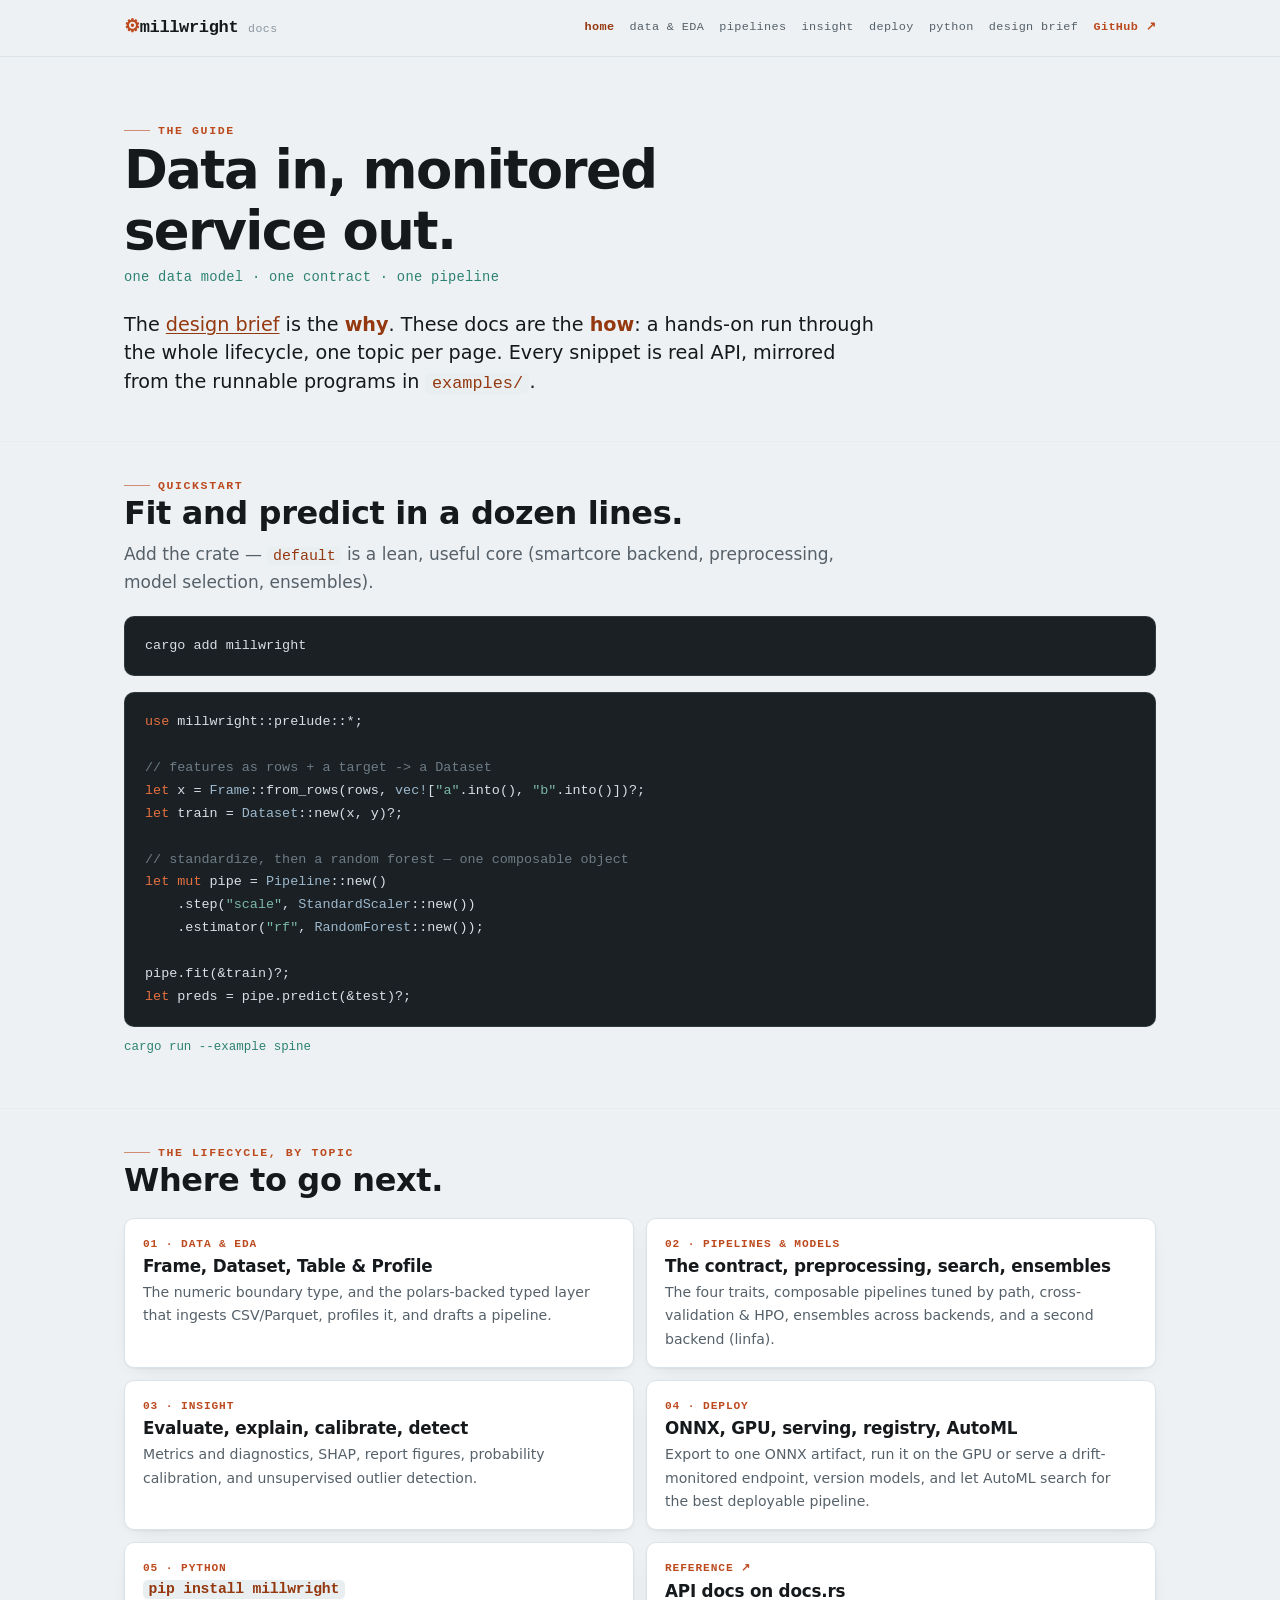
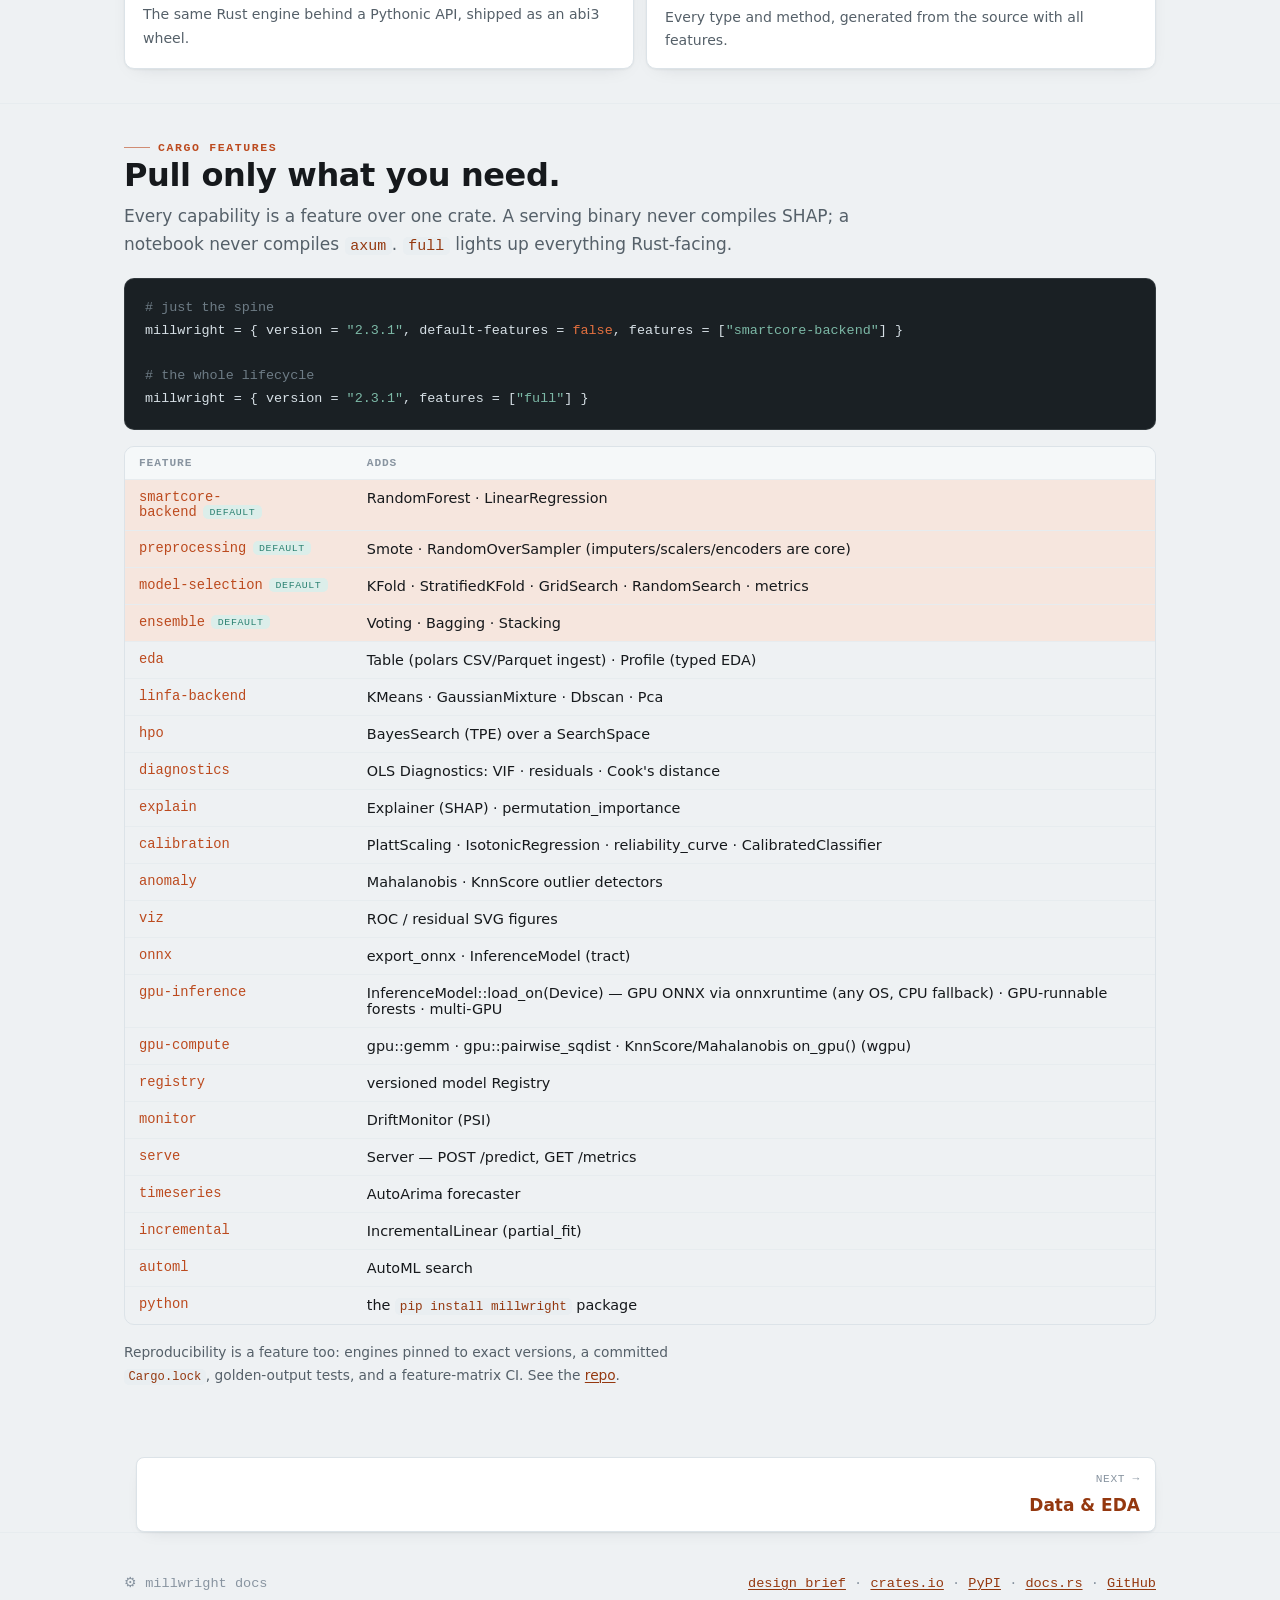
<file: docs/index.html>
<html><head><meta http-equiv="Content-Type" content="text/html; charset=UTF-8"><title>Millwright · Docs</title>
<meta name="viewport" content="width=device-width, initial-scale=1">
<link rel="stylesheet" href="site.css">
</head><body><header class="top">
  <div class="wrap">
    <div class="brand"><a href="../index.html"><span class="mark">⚙</span>millwright</a><span class="ver">docs</span></div>
    <nav>
      <a href="index.html" class="active">home</a>
      <a href="data.html">data &amp; EDA</a>
      <a href="pipelines.html">pipelines</a>
      <a href="insight.html">insight</a>
      <a href="deploy.html">deploy</a>
      <a href="python.html">python</a>
      <a href="../index.html">design brief</a>
      <a class="repo" href="https://github.com/mi7plus/millwright">GitHub ↗</a>
    </nav>
  </div>
</header>

<main>
  <div class="wrap">
    <div class="hero">
      <div class="eyebrow">The guide</div>
      <h1>Data in, monitored<br>service out.</h1>
      <div class="sub">one data model · one contract · one pipeline</div>
      <p class="lede">The <a href="../index.html">design brief</a> is the <b>why</b>. These docs are the <b>how</b>: a hands-on run through the whole lifecycle, one topic per page. Every snippet is real API, mirrored from the runnable programs in <code class="inl">examples/</code>.</p>
    </div>
  </div>

  <!-- QUICKSTART -->
  <section id="quickstart">
    <div class="wrap">
      <div class="head col">
        <div class="eyebrow">Quickstart</div>
        <h2>Fit and predict in a dozen lines.</h2>
        <p class="muted">Add the crate — <code class="inl">default</code> is a lean, useful core (smartcore backend, preprocessing, model selection, ensembles).</p>
      </div>
<pre>cargo add millwright</pre>
<pre><span class="k">use</span> millwright::prelude::*;

<span class="c">// features as rows + a target -&gt; a Dataset</span>
<span class="k">let</span> x = <span class="f">Frame</span>::from_rows(rows, <span class="f">vec!</span>[<span class="s">"a"</span>.into(), <span class="s">"b"</span>.into()])?;
<span class="k">let</span> train = <span class="f">Dataset</span>::new(x, y)?;

<span class="c">// standardize, then a random forest — one composable object</span>
<span class="k">let mut</span> pipe = <span class="f">Pipeline</span>::new()
    .step(<span class="s">"scale"</span>, <span class="f">StandardScaler</span>::new())
    .estimator(<span class="s">"rf"</span>, <span class="f">RandomForest</span>::new());

pipe.fit(&amp;train)?;
<span class="k">let</span> preds = pipe.predict(&amp;test)?;</pre>
      <p class="run">cargo run --example spine</p>
    </div>
  </section>

  <!-- TOPIC CARDS -->
  <section id="topics">
    <div class="wrap">
      <div class="head col">
        <div class="eyebrow">The lifecycle, by topic</div>
        <h2>Where to go next.</h2>
      </div>
      <div class="cards">
        <a class="card" href="data.html">
          <div class="n">01 · data &amp; EDA</div>
          <h3>Frame, Dataset, Table &amp; Profile</h3>
          <p>The numeric boundary type, and the polars-backed typed layer that ingests CSV/Parquet, profiles it, and drafts a pipeline.</p>
        </a>
        <a class="card" href="pipelines.html">
          <div class="n">02 · pipelines &amp; models</div>
          <h3>The contract, preprocessing, search, ensembles</h3>
          <p>The four traits, composable pipelines tuned by path, cross-validation &amp; HPO, ensembles across backends, and a second backend (linfa).</p>
        </a>
        <a class="card" href="insight.html">
          <div class="n">03 · insight</div>
          <h3>Evaluate, explain, calibrate, detect</h3>
          <p>Metrics and diagnostics, SHAP, report figures, probability calibration, and unsupervised outlier detection.</p>
        </a>
        <a class="card" href="deploy.html">
          <div class="n">04 · deploy</div>
          <h3>ONNX, GPU, serving, registry, AutoML</h3>
          <p>Export to one ONNX artifact, run it on the GPU or serve a drift-monitored endpoint, version models, and let AutoML search for the best deployable pipeline.</p>
        </a>
        <a class="card" href="python.html">
          <div class="n">05 · python</div>
          <h3><code class="inl">pip install millwright</code></h3>
          <p>The same Rust engine behind a Pythonic API, shipped as an abi3 wheel.</p>
        </a>
        <a class="card" href="https://docs.rs/millwright">
          <div class="n">reference ↗</div>
          <h3>API docs on docs.rs</h3>
          <p>Every type and method, generated from the source with all features.</p>
        </a>
      </div>
    </div>
  </section>

  <!-- FEATURES -->
  <section id="features">
    <div class="wrap">
      <div class="head col">
        <div class="eyebrow">Cargo features</div>
        <h2>Pull only what you need.</h2>
        <p class="muted">Every capability is a feature over one crate. A serving binary never compiles SHAP; a notebook never compiles <code class="inl">axum</code>. <code class="inl">full</code> lights up everything Rust-facing.</p>
      </div>
<pre><span class="c"># just the spine</span>
millwright = { version = <span class="s">"2.3.1"</span>, default-features = <span class="k">false</span>, features = [<span class="s">"smartcore-backend"</span>] }

<span class="c"># the whole lifecycle</span>
millwright = { version = <span class="s">"2.3.1"</span>, features = [<span class="s">"full"</span>] }</pre>
      <div class="tablewrap">
        <table>
          <thead><tr><th>Feature</th><th>Adds</th></tr></thead>
          <tbody>
            <tr class="core"><td><span class="feat">smartcore-backend</span><span class="badge">default</span></td><td>RandomForest · LinearRegression</td></tr>
            <tr class="core"><td><span class="feat">preprocessing</span><span class="badge">default</span></td><td>Smote · RandomOverSampler (imputers/scalers/encoders are core)</td></tr>
            <tr class="core"><td><span class="feat">model-selection</span><span class="badge">default</span></td><td>KFold · StratifiedKFold · GridSearch · RandomSearch · metrics</td></tr>
            <tr class="core"><td><span class="feat">ensemble</span><span class="badge">default</span></td><td>Voting · Bagging · Stacking</td></tr>
            <tr><td><span class="feat">eda</span></td><td>Table (polars CSV/Parquet ingest) · Profile (typed EDA)</td></tr>
            <tr><td><span class="feat">linfa-backend</span></td><td>KMeans · GaussianMixture · Dbscan · Pca</td></tr>
            <tr><td><span class="feat">hpo</span></td><td>BayesSearch (TPE) over a SearchSpace</td></tr>
            <tr><td><span class="feat">diagnostics</span></td><td>OLS Diagnostics: VIF · residuals · Cook's distance</td></tr>
            <tr><td><span class="feat">explain</span></td><td>Explainer (SHAP) · permutation_importance</td></tr>
            <tr><td><span class="feat">calibration</span></td><td>PlattScaling · IsotonicRegression · reliability_curve · CalibratedClassifier</td></tr>
            <tr><td><span class="feat">anomaly</span></td><td>Mahalanobis · KnnScore outlier detectors</td></tr>
            <tr><td><span class="feat">viz</span></td><td>ROC / residual SVG figures</td></tr>
            <tr><td><span class="feat">onnx</span></td><td>export_onnx · InferenceModel (tract)</td></tr>
            <tr><td><span class="feat">gpu-inference</span></td><td>InferenceModel::load_on(Device) — GPU ONNX via onnxruntime (any OS, CPU fallback) · GPU-runnable forests · multi-GPU</td></tr>
            <tr><td><span class="feat">gpu-compute</span></td><td>gpu::gemm · gpu::pairwise_sqdist · KnnScore/Mahalanobis on_gpu() (wgpu)</td></tr>
            <tr><td><span class="feat">registry</span></td><td>versioned model Registry</td></tr>
            <tr><td><span class="feat">monitor</span></td><td>DriftMonitor (PSI)</td></tr>
            <tr><td><span class="feat">serve</span></td><td>Server — POST /predict, GET /metrics</td></tr>
            <tr><td><span class="feat">timeseries</span></td><td>AutoArima forecaster</td></tr>
            <tr><td><span class="feat">incremental</span></td><td>IncrementalLinear (partial_fit)</td></tr>
            <tr><td><span class="feat">automl</span></td><td>AutoML search</td></tr>
            <tr><td><span class="feat">python</span></td><td>the <code class="inl">pip install millwright</code> package</td></tr>
          </tbody>
        </table>
      </div>
      <p class="tiny">Reproducibility is a feature too: engines pinned to exact versions, a committed <code class="inl">Cargo.lock</code>, golden-output tests, and a feature-matrix CI. See the <a href="https://github.com/mi7plus/millwright">repo</a>.</p>
    </div>
  </section>

  <div class="wrap">
    <div class="pager">
      <span></span>
      <a class="next" href="data.html"><span class="dir">next →</span><b>Data &amp; EDA</b></a>
    </div>
  </div>
</main>

<footer>
  <div class="wrap">
    <span class="mono">⚙ millwright docs</span>
    <span class="mono"><a href="../index.html">design brief</a> · <a href="https://crates.io/crates/millwright">crates.io</a> · <a href="https://pypi.org/project/millwright/">PyPI</a> · <a href="https://docs.rs/millwright">docs.rs</a> · <a href="https://github.com/mi7plus/millwright">GitHub</a></span>
  </div>
</footer>
</body></html>
</file>
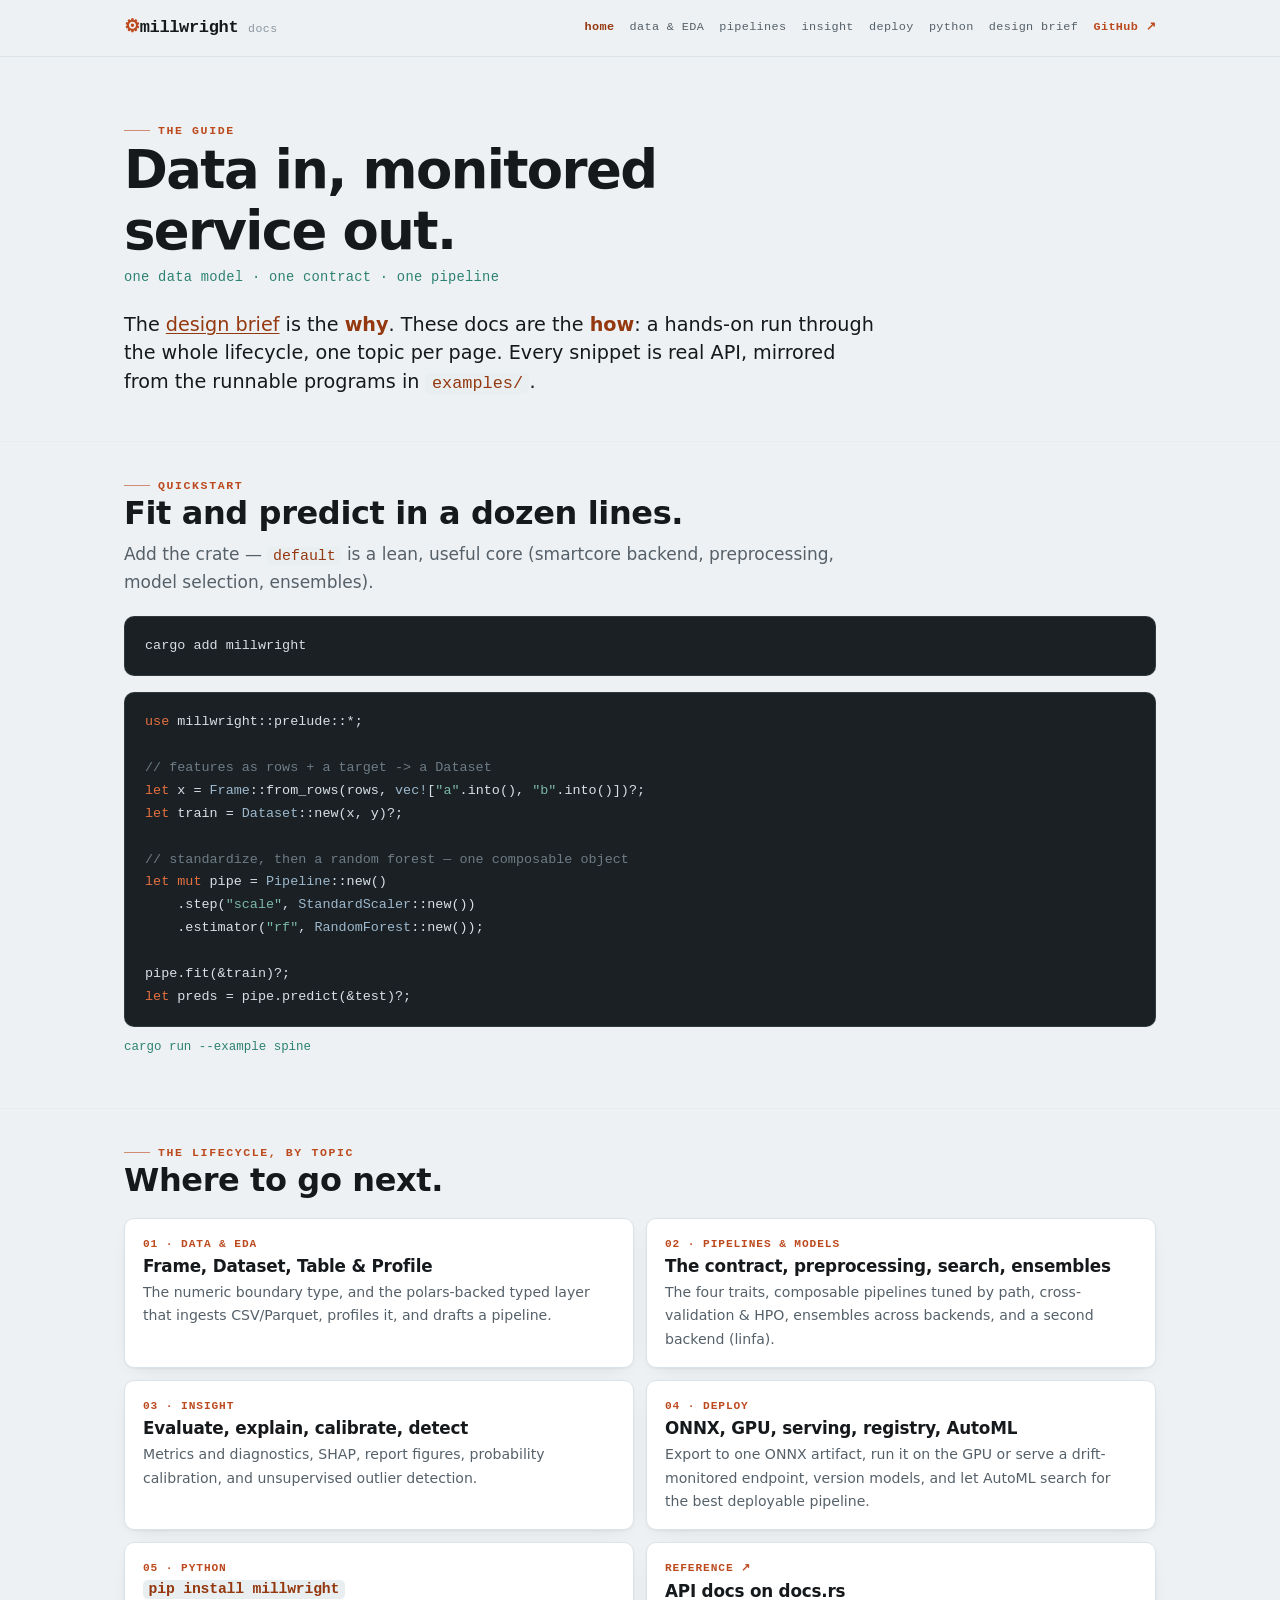
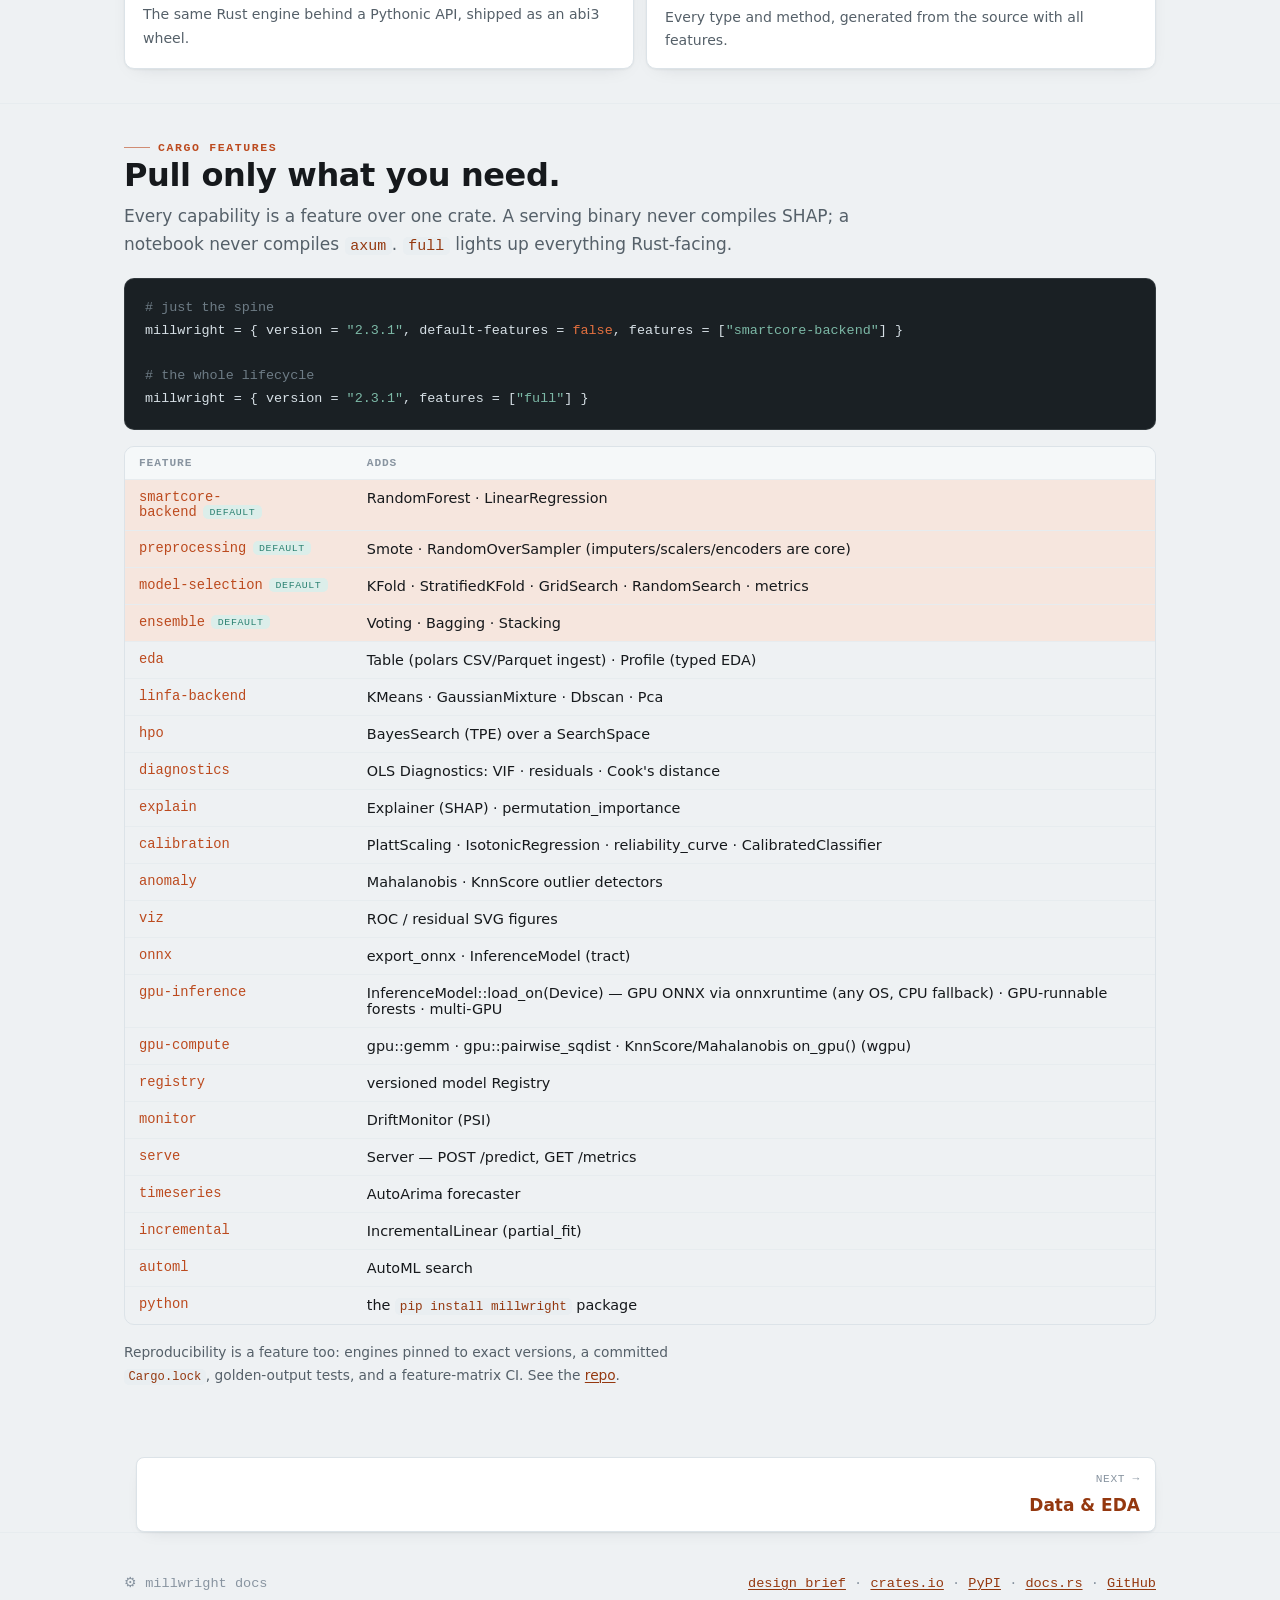
<file: guide.html>
<!doctype html><html><head><meta charset="utf-8">
<title>Millwright v2.3.1 · Guide</title>
<meta name="millwright-version" content="2.3.1">
<meta name="viewport" content="width=device-width, initial-scale=1">
<meta http-equiv="refresh" content="0; url=docs/index.html">
<link rel="canonical" href="docs/index.html">
<style>body{margin:0;background:#EEF1F3;color:#556069;font:16px/1.6 system-ui,sans-serif;display:grid;place-items:center;height:100vh}a{color:#94380F}</style>
</head><body>
<p>Millwright v2.3.1 guide has moved to <a href="docs/index.html">the docs</a>…</p>
</body></html>
</file>
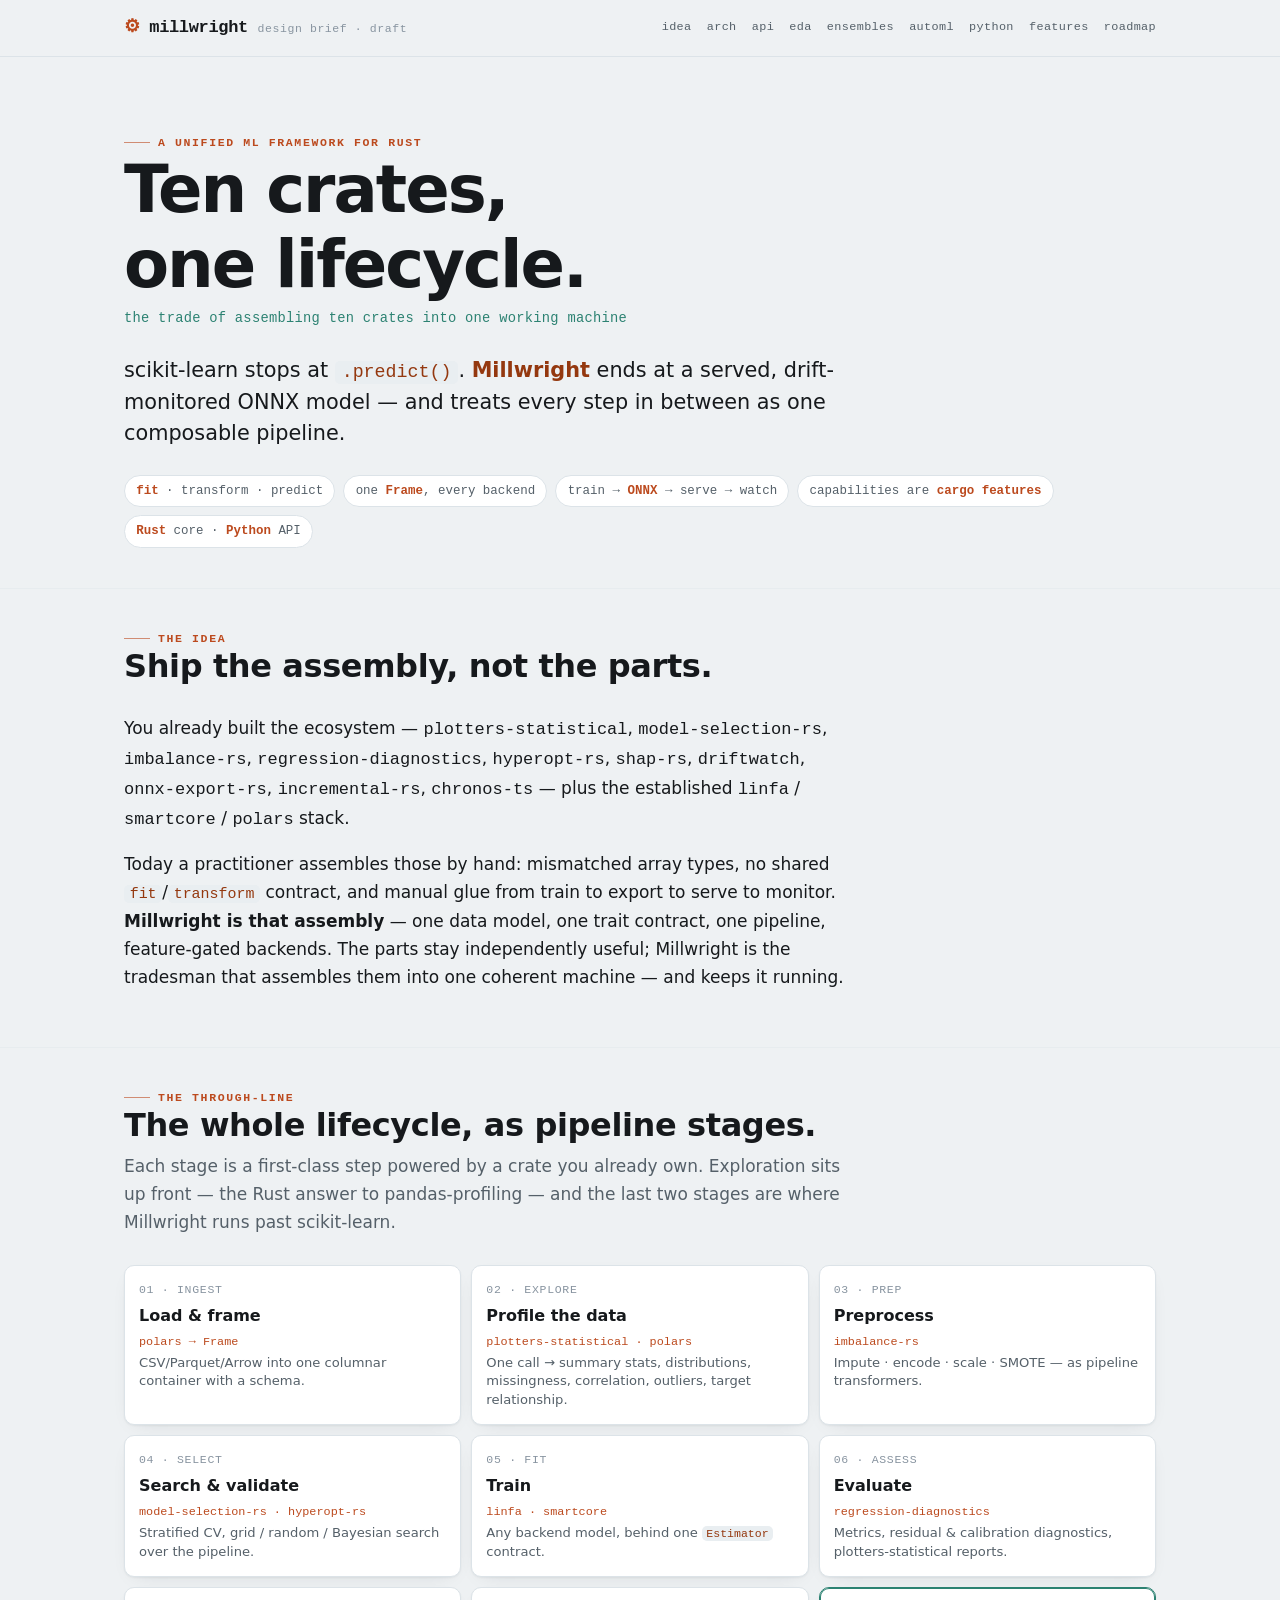
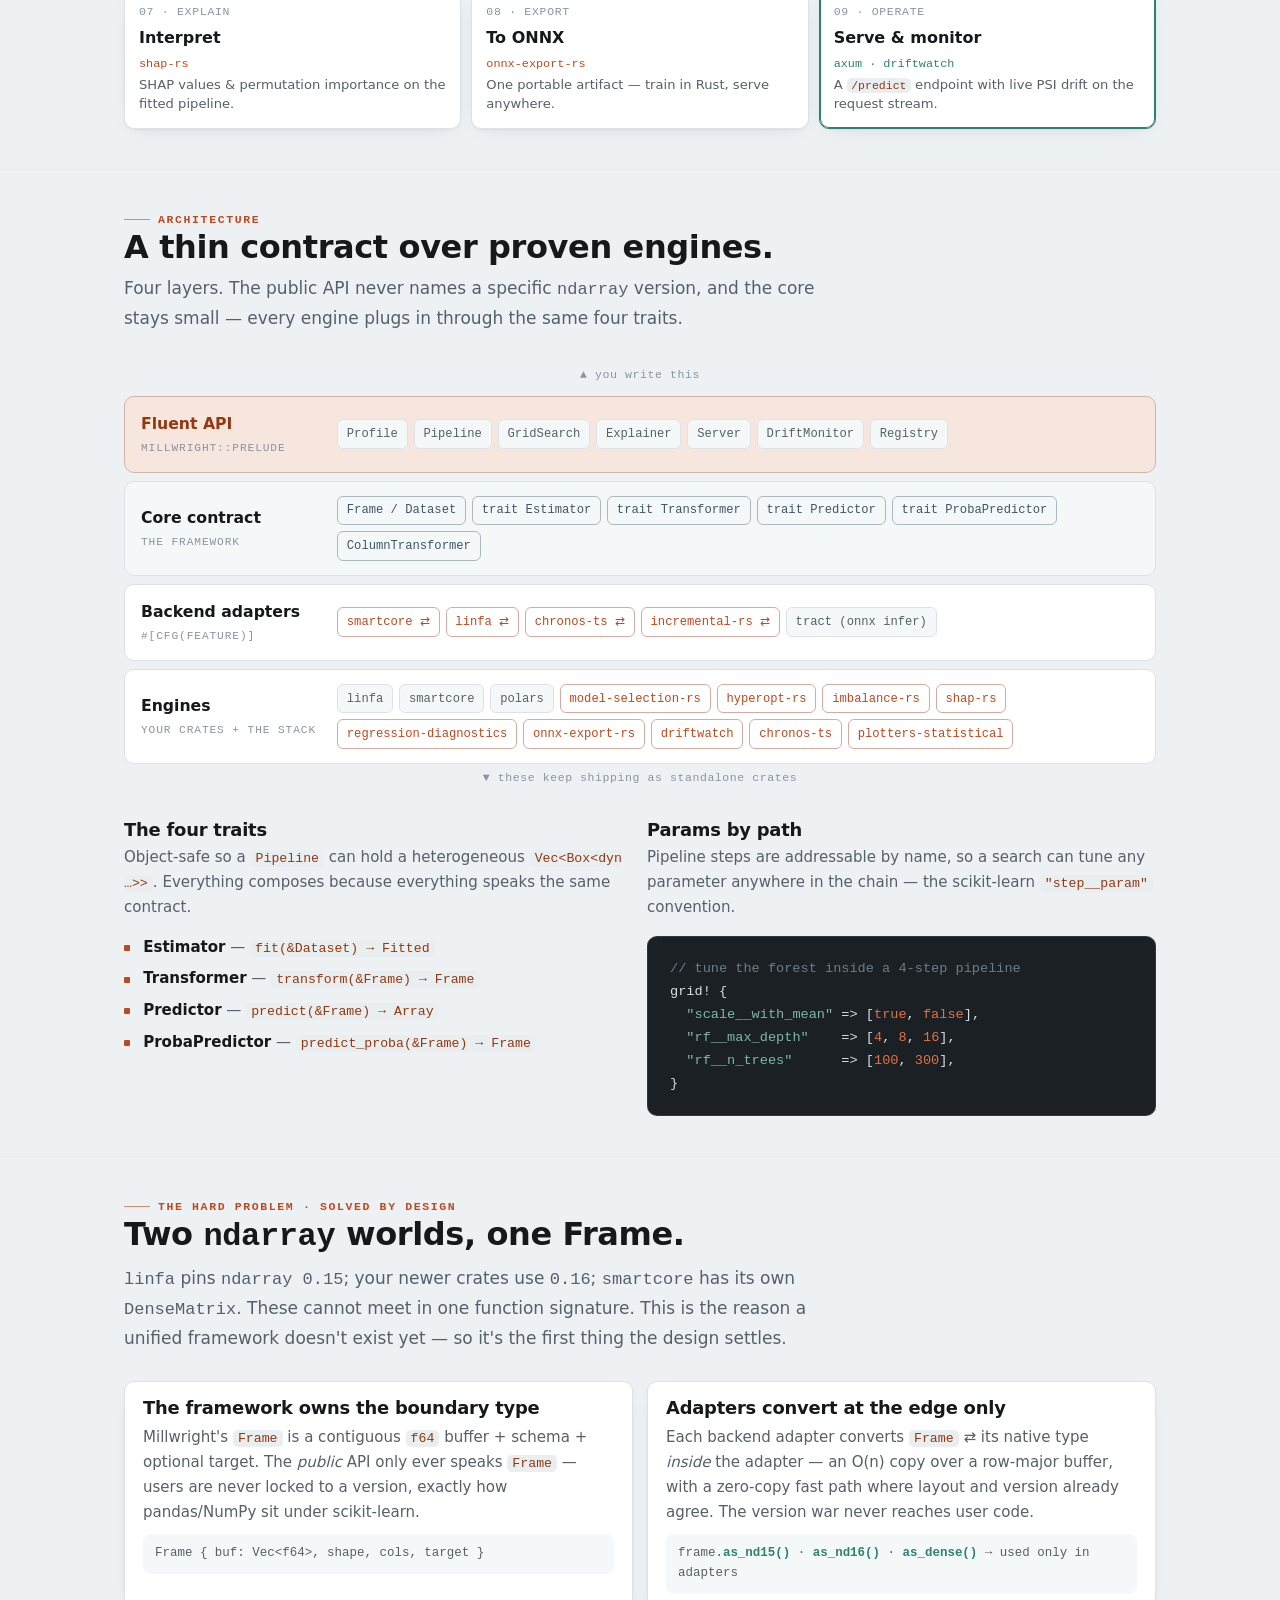
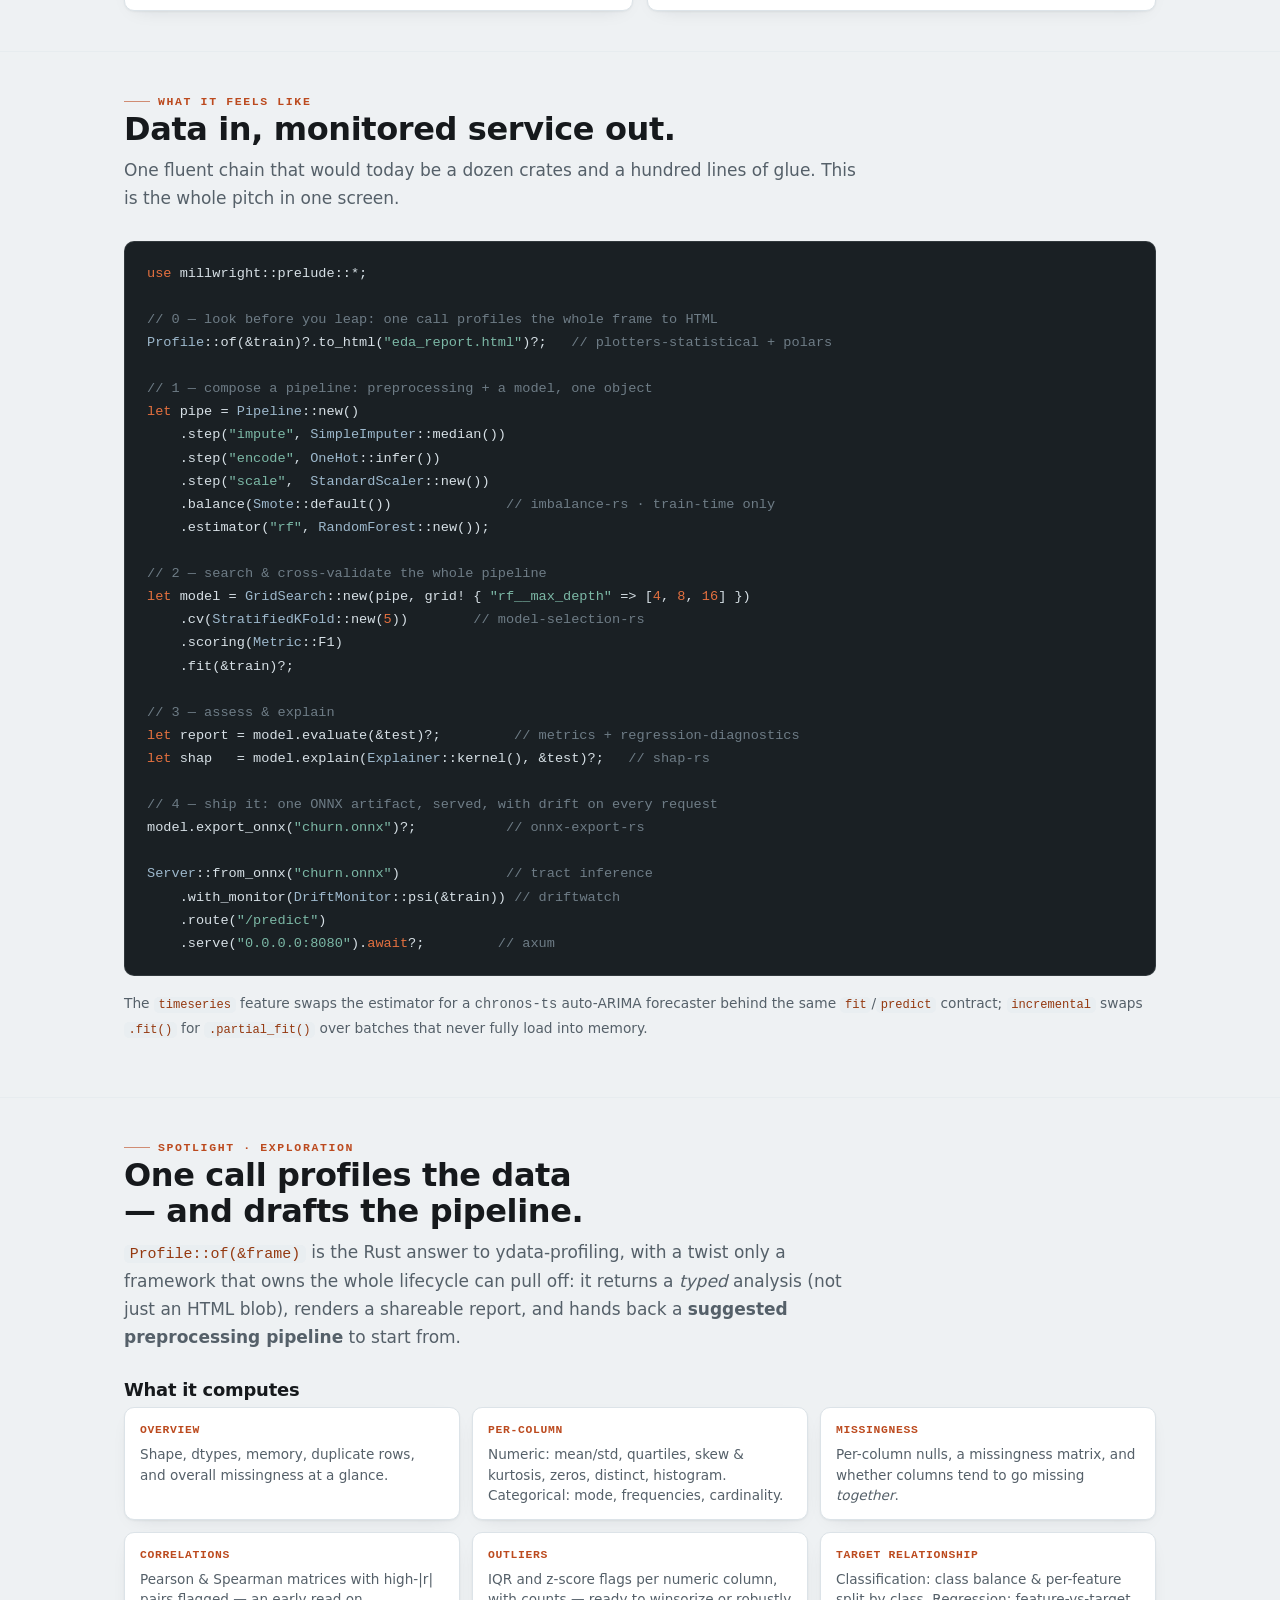
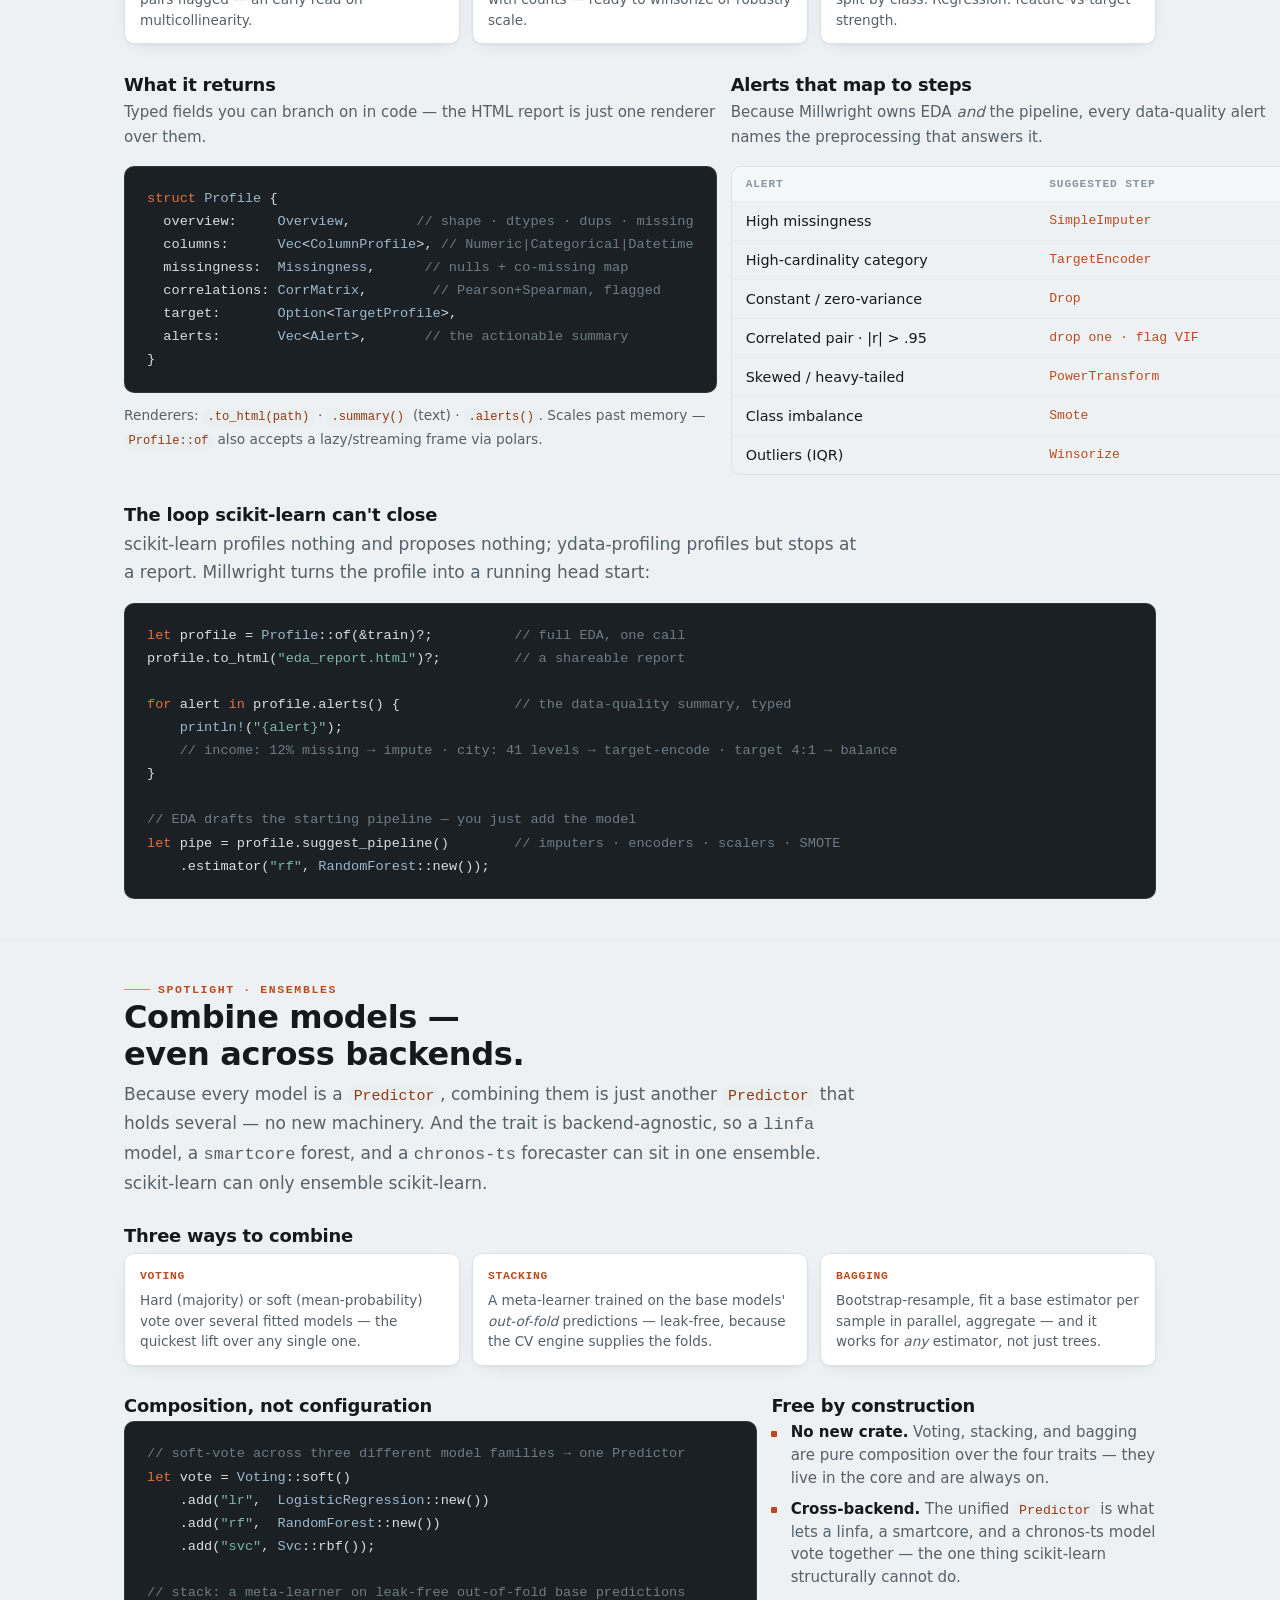
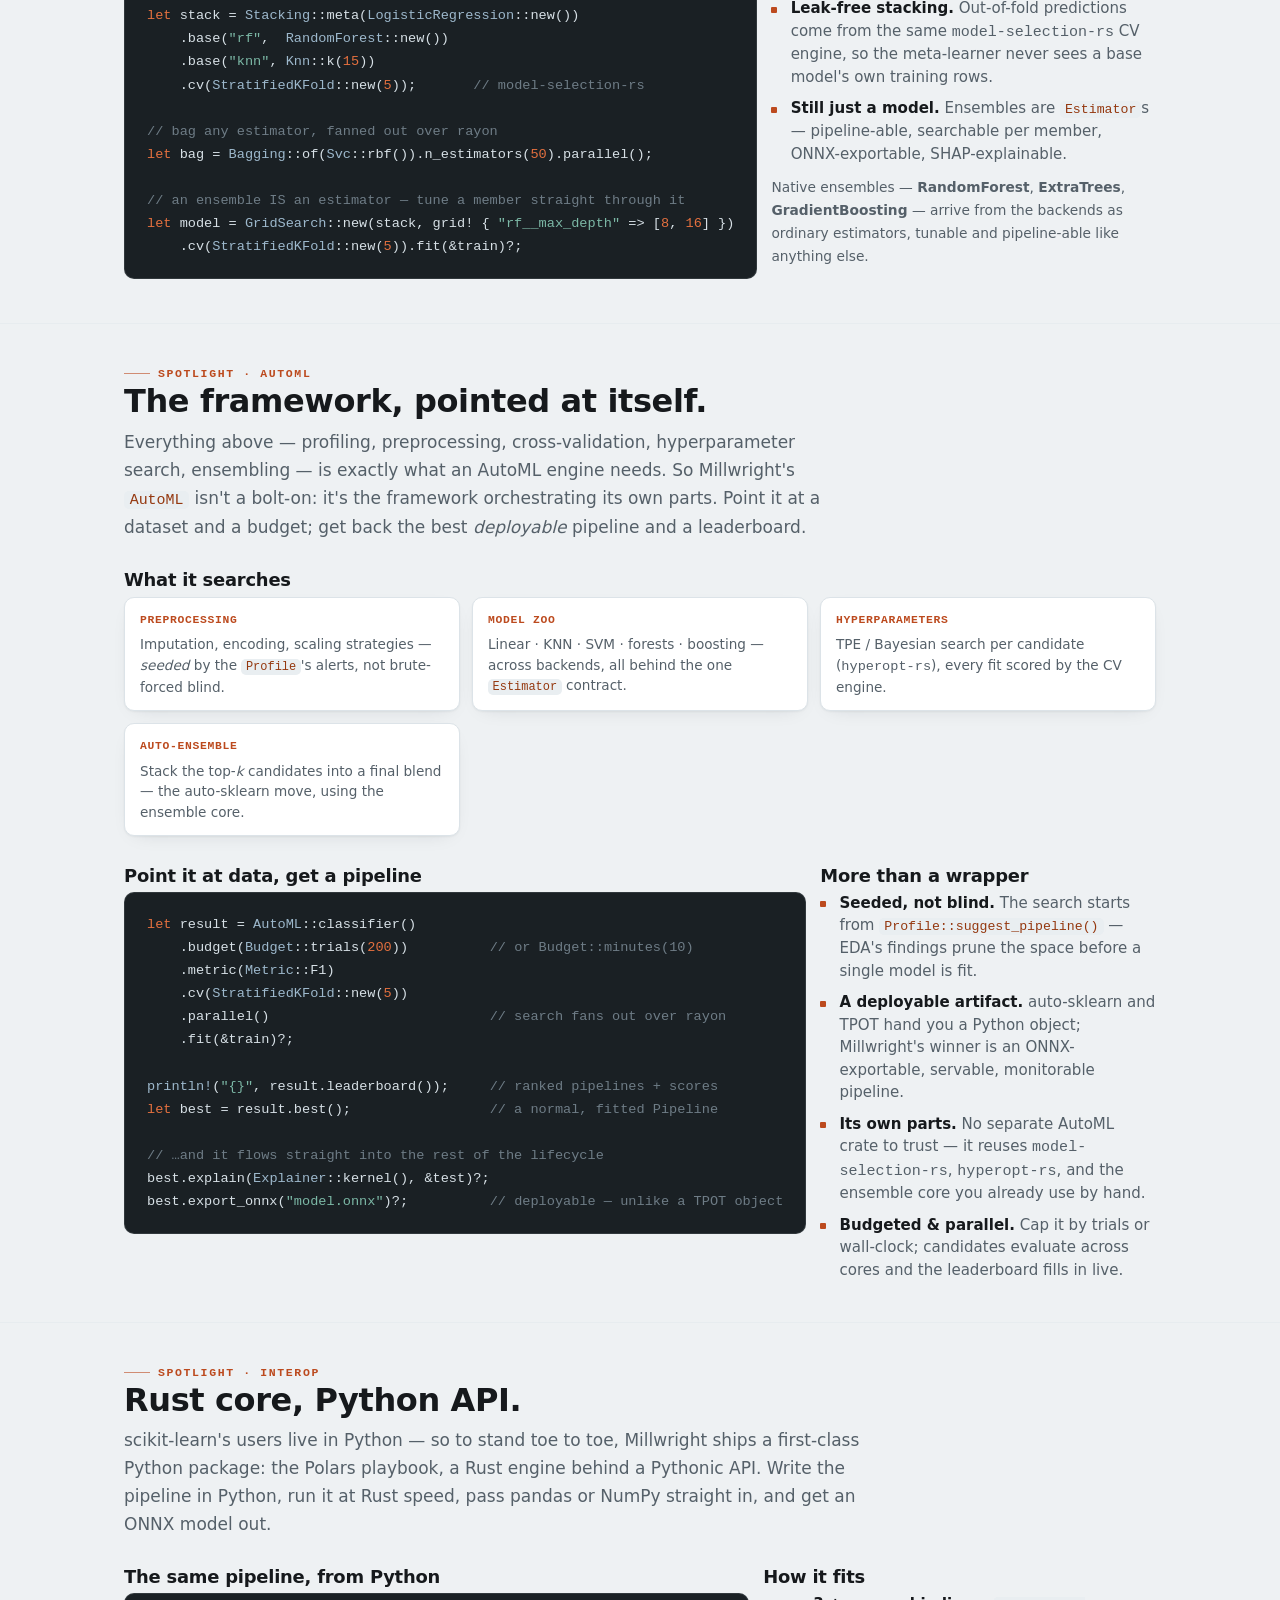
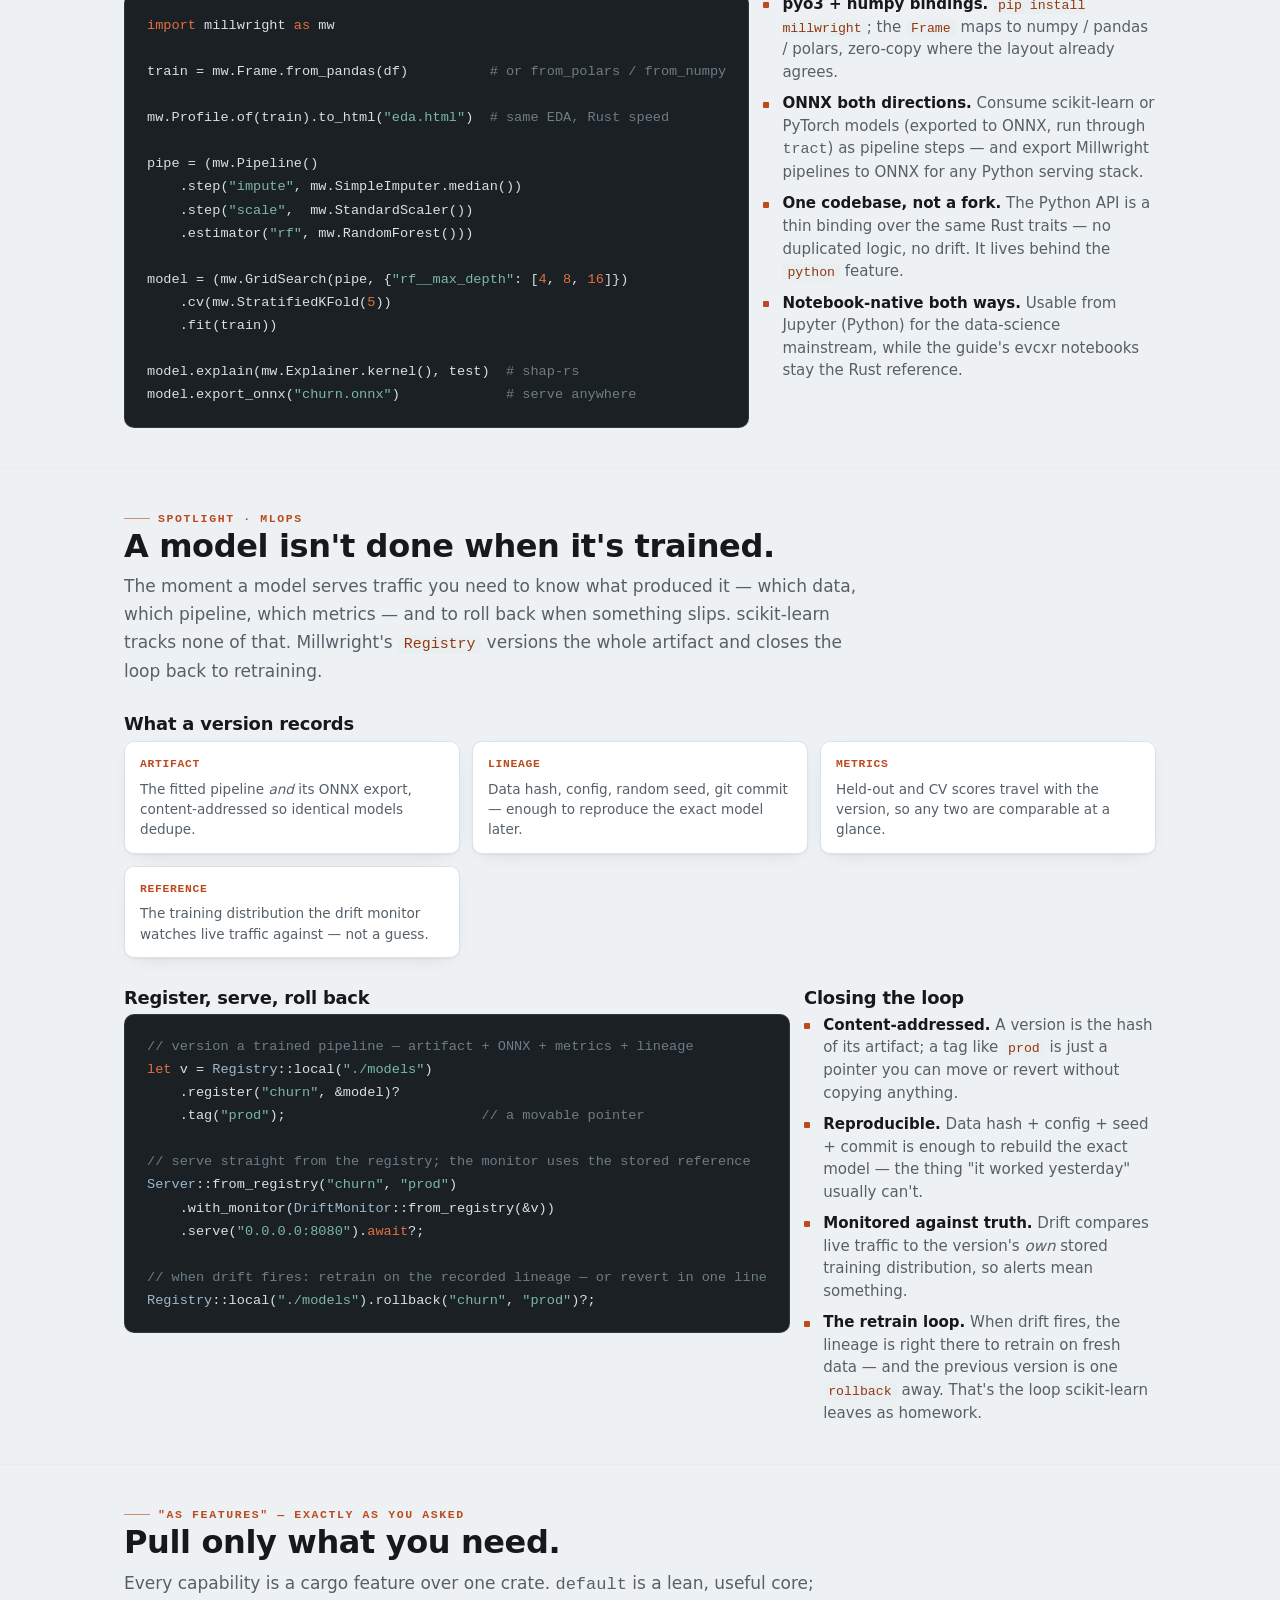
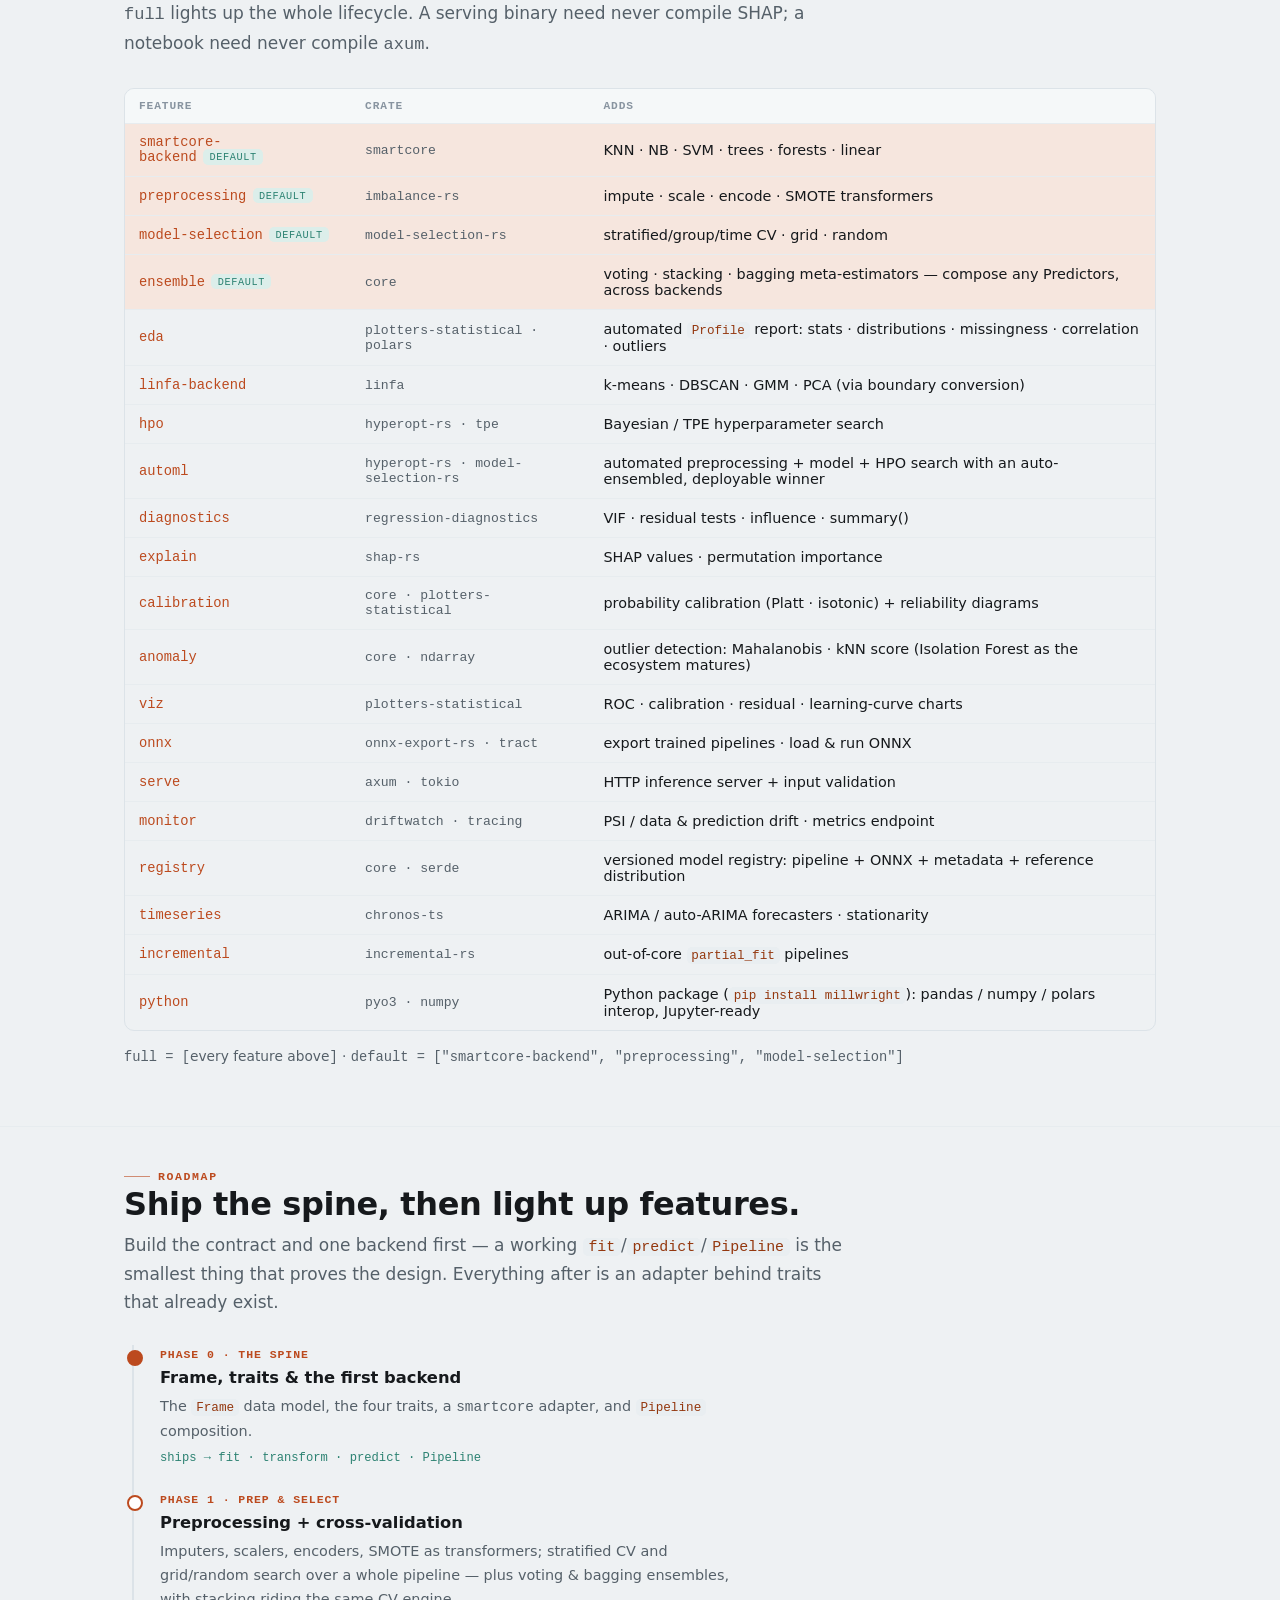
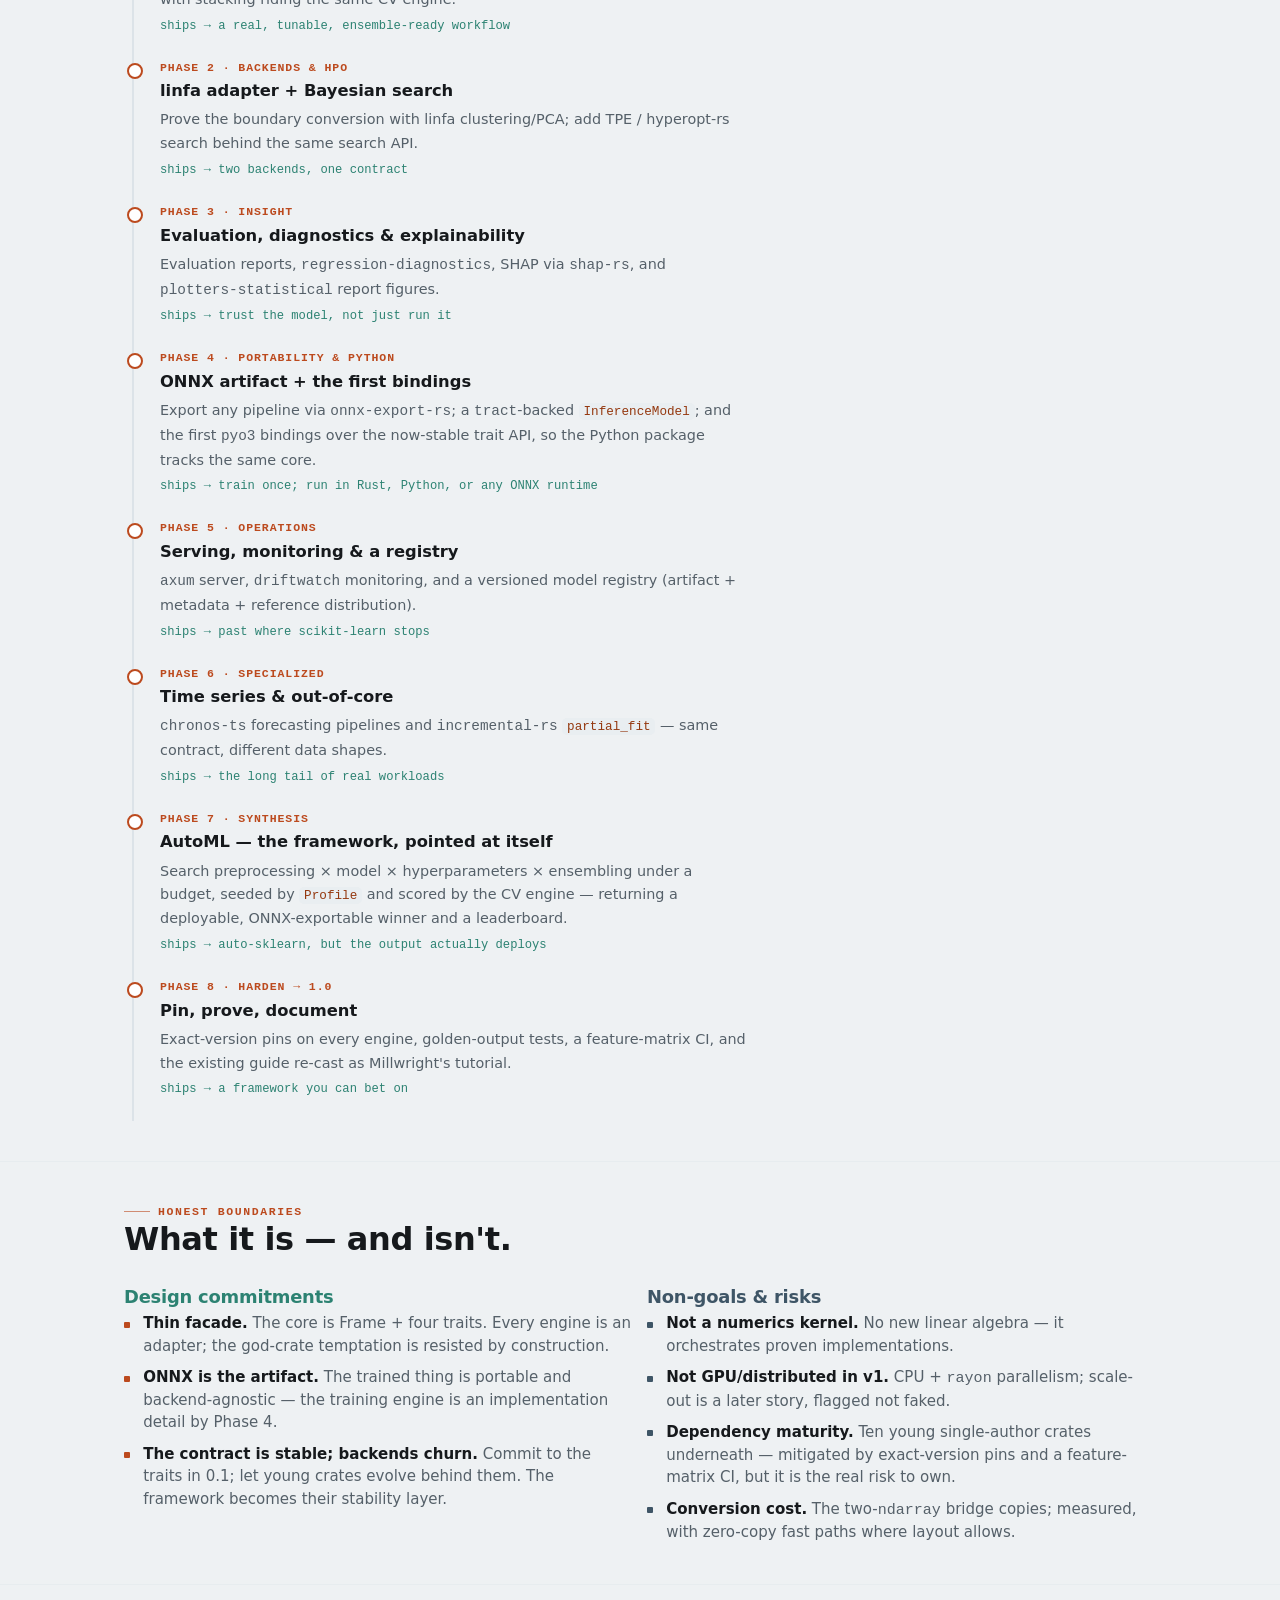
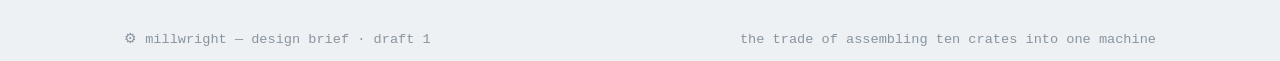
<file: Millwright.html>
<!-- saved from url=(0170)file:///C:/Users/marke/AppData/Local/Temp/claude/C-%2DUsers-marke-Rust-ML-Guide-rust-ml-guide/acbddd37-de8d-419f-b12c-10d7c1953c23/scratchpad/millwright-design-brief.html -->
<html><head><meta http-equiv="Content-Type" content="text/html; charset=UTF-8"><title>Millwright</title>
<meta name="viewport" content="width=device-width, initial-scale=1">
<style>
  :root{
    --bg:#EEF1F3; --surface:#FFFFFF; --surface-2:#F5F8F9; --surface-3:#E9EEF1;
    --ink:#16191C; --ink-soft:#556069; --ink-faint:#8894A0;
    --line:#DCE3E8; --line-soft:#E7ECEF;
    --oxide:#BC4A1E; --oxide-tint:#F6E6DE; --oxide-ink:#94380F;
    --patina:#2C8272; --patina-tint:#DCEEEA;
    --steel:#3E5566;
    --code-bg:#1A2024; --code-ink:#D7E0E6; --code-key:#E4703F; --code-str:#7CB8A6; --code-com:#6E7C86; --code-fn:#9DB8CC;
    --font-sans:system-ui,-apple-system,"Segoe UI",Roboto,Helvetica,Arial,sans-serif;
    --font-mono:ui-monospace,"JetBrains Mono","Cascadia Code","SF Mono",Menlo,Consolas,monospace;
    --measure:68ch;
    --radius:10px;
    --shadow:0 1px 2px rgba(20,30,40,.05),0 6px 20px -12px rgba(20,30,40,.18);
  }
  :root:not([data-theme="light"]){
    @media (prefers-color-scheme:dark){
      --bg:#13171A; --surface:#1A2024; --surface-2:#20272C; --surface-3:#161C20;
      --ink:#E7ECEF; --ink-soft:#9DA8B0; --ink-faint:#6C7882;
      --line:#2A333A; --line-soft:#232B31;
      --oxide:#E4703F; --oxide-tint:#2A1C15; --oxide-ink:#F0906A;
      --patina:#54B7A1; --patina-tint:#132723;
      --steel:#87A2B6;
      --code-bg:#10151A; --shadow:0 1px 2px rgba(0,0,0,.3),0 10px 30px -16px rgba(0,0,0,.6);
    }
  }
  :root[data-theme="dark"]{
    --bg:#13171A; --surface:#1A2024; --surface-2:#20272C; --surface-3:#161C20;
    --ink:#E7ECEF; --ink-soft:#9DA8B0; --ink-faint:#6C7882;
    --line:#2A333A; --line-soft:#232B31;
    --oxide:#E4703F; --oxide-tint:#2A1C15; --oxide-ink:#F0906A;
    --patina:#54B7A1; --patina-tint:#132723;
    --steel:#87A2B6;
    --code-bg:#10151A; --shadow:0 1px 2px rgba(0,0,0,.3),0 10px 30px -16px rgba(0,0,0,.6);
  }

  *{box-sizing:border-box}
  html{-webkit-text-size-adjust:100%}
  body{
    margin:0; background:var(--bg); color:var(--ink);
    font-family:var(--font-sans); font-size:17px; line-height:1.65;
    -webkit-font-smoothing:antialiased; text-rendering:optimizeLegibility;
  }
  .wrap{max-width:1080px; margin:0 auto; padding:0 24px}
  .col{max-width:var(--measure)}

  /* ---- type ---- */
  h1,h2,h3{line-height:1.15; text-wrap:balance; margin:0; letter-spacing:-.012em}
  h2{font-size:clamp(1.5rem,1.1rem + 1.5vw,2rem); font-weight:650; margin-bottom:.5rem}
  h3{font-size:1.12rem; font-weight:650; margin-bottom:.3rem}
  p{margin:0 0 1rem}
  a{color:var(--oxide-ink); text-underline-offset:2px; text-decoration-thickness:1px}
  strong{font-weight:650}
  .eyebrow{
    font-family:var(--font-mono); font-size:.72rem; font-weight:600;
    letter-spacing:.14em; text-transform:uppercase; color:var(--oxide);
    display:inline-flex; align-items:center; gap:.5rem;
  }
  .eyebrow::before{content:""; width:26px; height:1px; background:var(--oxide); opacity:.6}
  .mono{font-family:var(--font-mono)}
  .lede{font-size:1.16rem; color:var(--ink-soft); line-height:1.55}
  .muted{color:var(--ink-soft)}
  .tiny{font-size:.86rem; color:var(--ink-soft)}

  /* ---- header ---- */
  header.top{
    position:sticky; top:0; z-index:20; background:color-mix(in srgb,var(--bg) 86%,transparent);
    -webkit-backdrop-filter:saturate(1.4) blur(8px); backdrop-filter:saturate(1.4) blur(8px);
    border-bottom:1px solid var(--line);
  }
  .top .wrap{display:flex; align-items:center; justify-content:space-between; height:56px}
  .brand{display:flex; align-items:baseline; gap:.6rem; font-family:var(--font-mono); font-weight:700; letter-spacing:-.02em}
  .brand .mark{color:var(--oxide); font-size:1.15rem}
  .brand .ver{font-size:.72rem; color:var(--ink-faint); font-weight:500; letter-spacing:.05em}
  .top nav{display:flex; gap:.95rem; font-family:var(--font-mono); font-size:.74rem; letter-spacing:.03em}
  .top nav a{color:var(--ink-soft); text-decoration:none}
  .top nav a:hover{color:var(--oxide-ink)}
  @media(max-width:680px){.top nav{display:none}}

  /* ---- hero ---- */
  .hero{padding:76px 0 40px}
  .hero h1{font-size:clamp(2.5rem,1.6rem + 3.6vw,4.1rem); font-weight:700; letter-spacing:-.03em}
  .hero .sub{margin-top:.35rem; font-family:var(--font-mono); font-size:.86rem; letter-spacing:.02em; color:var(--patina)}
  .hero .lede{margin-top:1.5rem; max-width:60ch; font-size:1.3rem; color:var(--ink); line-height:1.5}
  .hero .lede b{color:var(--oxide-ink); font-weight:650}
  .pitch{display:flex; flex-wrap:wrap; gap:.5rem; margin-top:1.6rem}
  .pill{
    font-family:var(--font-mono); font-size:.78rem; padding:.32rem .7rem; border-radius:100px;
    border:1px solid var(--line); background:var(--surface); color:var(--ink-soft);
  }
  .pill b{color:var(--oxide); font-weight:600}

  section{padding:40px 0; border-top:1px solid var(--line-soft)}
  section > .wrap > .head{margin-bottom:1.8rem}
  .head .col{max-width:60ch}

  /* ---- lifecycle flow ---- */
  .flow{
    display:grid; grid-template-columns:repeat(3,1fr); gap:10px;
  }
  @media(max-width:900px){.flow{grid-template-columns:repeat(2,1fr)}}
  @media(max-width:520px){.flow{grid-template-columns:1fr}}
  .stage{
    position:relative; background:var(--surface); border:1px solid var(--line);
    border-radius:var(--radius); padding:14px 14px 15px; box-shadow:var(--shadow);
    display:flex; flex-direction:column; gap:.15rem; min-height:118px;
  }
  .stage .n{font-family:var(--font-mono); font-size:.72rem; color:var(--ink-faint); letter-spacing:.06em}
  .stage h4{margin:.1rem 0 .15rem; font-size:1rem; font-weight:650}
  .stage .by{font-family:var(--font-mono); font-size:.74rem; color:var(--oxide); line-height:1.5}
  .stage .note{font-size:.82rem; color:var(--ink-soft); line-height:1.4}
  .stage.live{border-color:var(--patina); box-shadow:0 0 0 1px var(--patina) inset, var(--shadow)}
  .stage.live .by{color:var(--patina)}
  .flow .arrowlbl{grid-column:1/-1; text-align:center; font-family:var(--font-mono); font-size:.74rem; color:var(--ink-faint); padding-top:.2rem}

  /* ---- architecture stack ---- */
  .stack{display:flex; flex-direction:column; gap:8px; margin-top:.5rem}
  .layer{
    border:1px solid var(--line); border-radius:var(--radius); padding:14px 16px;
    display:grid; grid-template-columns:180px 1fr; gap:16px; align-items:center; background:var(--surface);
  }
  @media(max-width:640px){.layer{grid-template-columns:1fr; gap:6px}}
  .layer .lname{font-weight:650; font-size:.98rem}
  .layer .lname .k{display:block; font-family:var(--font-mono); font-size:.7rem; color:var(--ink-faint); font-weight:500; letter-spacing:.08em; text-transform:uppercase; margin-top:.15rem}
  .layer .chips{display:flex; flex-wrap:wrap; gap:6px}
  .chip{font-family:var(--font-mono); font-size:.76rem; padding:.24rem .55rem; border-radius:6px; border:1px solid var(--line); background:var(--surface-2); color:var(--ink-soft)}
  .layer.l0{background:var(--oxide-tint); border-color:color-mix(in srgb,var(--oxide) 30%,var(--line))}
  .layer.l0 .lname{color:var(--oxide-ink)}
  .layer.l1{background:var(--surface-2)}
  .layer.l1 .chip{border-color:color-mix(in srgb,var(--steel) 30%,var(--line)); color:var(--steel)}
  .layer .chip.own{color:var(--oxide); border-color:color-mix(in srgb,var(--oxide) 35%,var(--line)); background:var(--surface)}
  .stacknote{text-align:center; font-family:var(--font-mono); font-size:.72rem; color:var(--ink-faint); letter-spacing:.05em; padding:4px 0}

  /* ---- code ---- */
  pre{
    background:var(--code-bg); color:var(--code-ink); border-radius:var(--radius);
    padding:20px 22px; overflow-x:auto; font-family:var(--font-mono); font-size:.85rem; line-height:1.7;
    border:1px solid color-mix(in srgb,var(--code-ink) 12%,transparent); margin:0;
  }
  pre .k{color:var(--code-key)} pre .s{color:var(--code-str)} pre .c{color:var(--code-com)} pre .f{color:var(--code-fn)} pre .d{color:var(--ink-faint)}
  code.inl{font-family:var(--font-mono); font-size:.88em; background:var(--surface-3); padding:.08em .38em; border-radius:5px; color:var(--oxide-ink)}

  /* ---- the ndarray problem ---- */
  .split{display:grid; grid-template-columns:1fr 1fr; gap:14px; margin-top:1rem}
  @media(max-width:720px){.split{grid-template-columns:1fr}}
  .card{background:var(--surface); border:1px solid var(--line); border-radius:var(--radius); padding:16px 18px; box-shadow:var(--shadow)}
  .card h3{margin-bottom:.4rem}
  .card .conv{font-family:var(--font-mono); font-size:.78rem; color:var(--ink-soft); background:var(--surface-2); border-radius:8px; padding:10px 12px; margin-top:.6rem; line-height:1.6}
  .card .conv b{color:var(--patina)}

  /* ---- eda spotlight ---- */
  .edagrid{display:grid; grid-template-columns:repeat(3,1fr); gap:12px; margin:.4rem 0 1.9rem}
  @media(max-width:760px){.edagrid{grid-template-columns:1fr}}
  .acard{background:var(--surface); border:1px solid var(--line); border-radius:var(--radius); padding:13px 15px; box-shadow:var(--shadow)}
  .acard .lab{font-family:var(--font-mono); font-size:.71rem; letter-spacing:.06em; text-transform:uppercase; color:var(--oxide); font-weight:600}
  .acard p{margin:.3rem 0 0; font-size:.85rem; color:var(--ink-soft); line-height:1.5}
  td .step{font-family:var(--font-mono); font-size:.82rem; color:var(--oxide)}

  /* ---- feature table ---- */
  .tablewrap{overflow-x:auto; border:1px solid var(--line); border-radius:var(--radius)}
  table{border-collapse:collapse; width:100%; font-size:.9rem; min-width:560px}
  th,td{text-align:left; padding:11px 14px; border-bottom:1px solid var(--line-soft)}
  thead th{font-family:var(--font-mono); font-size:.7rem; text-transform:uppercase; letter-spacing:.08em; color:var(--ink-faint); font-weight:600; background:var(--surface-2)}
  tbody tr:last-child td{border-bottom:0}
  td .feat{font-family:var(--font-mono); color:var(--oxide); font-size:.86rem}
  td .cr{font-family:var(--font-mono); font-size:.82rem; color:var(--ink-soft)}
  tr.core td{background:var(--oxide-tint)}
  .badge{font-family:var(--font-mono); font-size:.64rem; letter-spacing:.06em; text-transform:uppercase; padding:.12rem .4rem; border-radius:5px; background:var(--patina-tint); color:var(--patina); margin-left:.4rem; vertical-align:middle}

  /* ---- roadmap ---- */
  .road{display:flex; flex-direction:column; gap:0; margin-top:.5rem; border-left:2px solid var(--line); margin-left:8px}
  .phase{position:relative; padding:0 0 22px 26px}
  .phase::before{content:""; position:absolute; left:-7px; top:5px; width:12px; height:12px; border-radius:50%; background:var(--surface); border:2px solid var(--oxide)}
  .phase.done::before{background:var(--oxide)}
  .phase .pn{font-family:var(--font-mono); font-size:.72rem; letter-spacing:.08em; color:var(--oxide); font-weight:600}
  .phase h4{margin:.1rem 0 .2rem; font-size:1.02rem; font-weight:650}
  .phase p{margin:0; font-size:.9rem; color:var(--ink-soft); max-width:64ch}
  .phase .ships{font-family:var(--font-mono); font-size:.76rem; color:var(--patina); margin-top:.25rem}

  /* ---- two-up lists ---- */
  .grid2{display:grid; grid-template-columns:1fr 1fr; gap:14px}
  @media(max-width:720px){.grid2{grid-template-columns:1fr}}
  ul.clean{list-style:none; margin:.2rem 0 0; padding:0; display:flex; flex-direction:column; gap:.55rem}
  ul.clean li{position:relative; padding-left:1.2rem; font-size:.94rem; color:var(--ink-soft); line-height:1.5}
  ul.clean li::before{content:""; position:absolute; left:0; top:.62em; width:6px; height:6px; border-radius:1px; background:var(--oxide)}
  ul.clean li b{color:var(--ink); font-weight:600}
  ul.clean.warn li::before{background:var(--steel)}

  .names{display:flex; flex-wrap:wrap; gap:8px; margin-top:.4rem}
  .name{font-family:var(--font-mono); font-size:.82rem; padding:.3rem .65rem; border-radius:7px; border:1px dashed var(--line); color:var(--ink-soft)}
  .name.pick{border-style:solid; border-color:var(--oxide); color:var(--oxide); background:var(--oxide-tint)}

  footer{padding:44px 0 60px; border-top:1px solid var(--line-soft); color:var(--ink-faint); font-size:.85rem}
  footer .wrap{display:flex; justify-content:space-between; flex-wrap:wrap; gap:1rem}
  footer .mono{font-family:var(--font-mono)}
  ::selection{background:var(--oxide); color:#fff}
  :focus-visible{outline:2px solid var(--oxide); outline-offset:2px; border-radius:3px}
</style>

</head><body><header class="top">
  <div class="wrap">
    <div class="brand"><span class="mark">⚙</span>millwright<span class="ver">design&nbsp;brief · draft</span></div>
    <nav>
      <a href="file:///C:/Users/marke/AppData/Local/Temp/claude/C--Users-marke-Rust-ML-Guide-rust-ml-guide/acbddd37-de8d-419f-b12c-10d7c1953c23/scratchpad/millwright-design-brief.html#idea">idea</a>
      <a href="file:///C:/Users/marke/AppData/Local/Temp/claude/C--Users-marke-Rust-ML-Guide-rust-ml-guide/acbddd37-de8d-419f-b12c-10d7c1953c23/scratchpad/millwright-design-brief.html#arch">arch</a>
      <a href="file:///C:/Users/marke/AppData/Local/Temp/claude/C--Users-marke-Rust-ML-Guide-rust-ml-guide/acbddd37-de8d-419f-b12c-10d7c1953c23/scratchpad/millwright-design-brief.html#api">api</a>
      <a href="file:///C:/Users/marke/AppData/Local/Temp/claude/C--Users-marke-Rust-ML-Guide-rust-ml-guide/acbddd37-de8d-419f-b12c-10d7c1953c23/scratchpad/millwright-design-brief.html#eda">eda</a>
      <a href="file:///C:/Users/marke/AppData/Local/Temp/claude/C--Users-marke-Rust-ML-Guide-rust-ml-guide/acbddd37-de8d-419f-b12c-10d7c1953c23/scratchpad/millwright-design-brief.html#ensembles">ensembles</a>
      <a href="file:///C:/Users/marke/AppData/Local/Temp/claude/C--Users-marke-Rust-ML-Guide-rust-ml-guide/acbddd37-de8d-419f-b12c-10d7c1953c23/scratchpad/millwright-design-brief.html#automl">automl</a>
      <a href="file:///C:/Users/marke/AppData/Local/Temp/claude/C--Users-marke-Rust-ML-Guide-rust-ml-guide/acbddd37-de8d-419f-b12c-10d7c1953c23/scratchpad/millwright-design-brief.html#python">python</a>
      <a href="file:///C:/Users/marke/AppData/Local/Temp/claude/C--Users-marke-Rust-ML-Guide-rust-ml-guide/acbddd37-de8d-419f-b12c-10d7c1953c23/scratchpad/millwright-design-brief.html#features">features</a>
      <a href="file:///C:/Users/marke/AppData/Local/Temp/claude/C--Users-marke-Rust-ML-Guide-rust-ml-guide/acbddd37-de8d-419f-b12c-10d7c1953c23/scratchpad/millwright-design-brief.html#road">roadmap</a>
    </nav>
  </div>
</header>

<main>
  <div class="wrap">
    <div class="hero">
      <div class="eyebrow">A unified ML framework for Rust</div>
      <h1>Ten crates,<br>one lifecycle.</h1>
      <div class="sub">the trade of assembling ten crates into one working machine</div>
      <p class="lede">scikit-learn stops at <code class="inl">.predict()</code>. <b>Millwright</b> ends at a served, drift-monitored ONNX model — and treats every step in between as one composable pipeline.</p>
      <div class="pitch">
        <span class="pill"><b>fit</b> · transform · predict</span>
        <span class="pill">one <b>Frame</b>, every backend</span>
        <span class="pill">train → <b>ONNX</b> → serve → watch</span>
        <span class="pill">capabilities are <b>cargo features</b></span>
        <span class="pill"><b>Rust</b> core · <b>Python</b> API</span>
      </div>
    </div>
  </div>

  <!-- ===================== THE IDEA ===================== -->
  <section id="idea">
    <div class="wrap">
      <div class="head col">
        <div class="eyebrow">The idea</div>
        <h2>Ship the assembly, not the parts.</h2>
      </div>
      <div class="col">
        <p>You already built the ecosystem — <span class="mono">plotters-statistical</span>, <span class="mono">model-selection-rs</span>, <span class="mono">imbalance-rs</span>, <span class="mono">regression-diagnostics</span>, <span class="mono">hyperopt-rs</span>, <span class="mono">shap-rs</span>, <span class="mono">driftwatch</span>, <span class="mono">onnx-export-rs</span>, <span class="mono">incremental-rs</span>, <span class="mono">chronos-ts</span> — plus the established <span class="mono">linfa</span> / <span class="mono">smartcore</span> / <span class="mono">polars</span> stack.</p>
        <p>Today a practitioner assembles those by hand: mismatched array types, no shared <code class="inl">fit</code>/<code class="inl">transform</code> contract, and manual glue from train to export to serve to monitor. <strong>Millwright is that assembly</strong> — one data model, one trait contract, one pipeline, feature-gated backends. The parts stay independently useful; Millwright is the tradesman that assembles them into one coherent machine — and keeps it running.</p>
      </div>
    </div>
  </section>

  <!-- ===================== LIFECYCLE ===================== -->
  <section id="lifecycle">
    <div class="wrap">
      <div class="head col">
        <div class="eyebrow">The through-line</div>
        <h2>The whole lifecycle, as pipeline stages.</h2>
        <p class="muted">Each stage is a first-class step powered by a crate you already own. Exploration sits up front — the Rust answer to pandas-profiling — and the last two stages are where Millwright runs past scikit-learn.</p>
      </div>
      <div class="flow">
        <div class="stage"><span class="n">01 · INGEST</span><h4>Load &amp; frame</h4><div class="by">polars → Frame</div><div class="note">CSV/Parquet/Arrow into one columnar container with a schema.</div></div>
        <div class="stage"><span class="n">02 · EXPLORE</span><h4>Profile the data</h4><div class="by">plotters-statistical · polars</div><div class="note">One call → summary stats, distributions, missingness, correlation, outliers, target relationship.</div></div>
        <div class="stage"><span class="n">03 · PREP</span><h4>Preprocess</h4><div class="by">imbalance-rs</div><div class="note">Impute · encode · scale · SMOTE — as pipeline transformers.</div></div>
        <div class="stage"><span class="n">04 · SELECT</span><h4>Search &amp; validate</h4><div class="by">model-selection-rs · hyperopt-rs</div><div class="note">Stratified CV, grid / random / Bayesian search over the pipeline.</div></div>
        <div class="stage"><span class="n">05 · FIT</span><h4>Train</h4><div class="by">linfa · smartcore</div><div class="note">Any backend model, behind one <code class="inl">Estimator</code> contract.</div></div>
        <div class="stage"><span class="n">06 · ASSESS</span><h4>Evaluate</h4><div class="by">regression-diagnostics</div><div class="note">Metrics, residual &amp; calibration diagnostics, plotters-statistical reports.</div></div>
        <div class="stage"><span class="n">07 · EXPLAIN</span><h4>Interpret</h4><div class="by">shap-rs</div><div class="note">SHAP values &amp; permutation importance on the fitted pipeline.</div></div>
        <div class="stage"><span class="n">08 · EXPORT</span><h4>To ONNX</h4><div class="by">onnx-export-rs</div><div class="note">One portable artifact — train in Rust, serve anywhere.</div></div>
        <div class="stage live"><span class="n">09 · OPERATE</span><h4>Serve &amp; monitor</h4><div class="by">axum · driftwatch</div><div class="note">A <code class="inl">/predict</code> endpoint with live PSI drift on the request stream.</div></div>
      </div>
    </div>
  </section>

  <!-- ===================== ARCHITECTURE ===================== -->
  <section id="arch">
    <div class="wrap">
      <div class="head col">
        <div class="eyebrow">Architecture</div>
        <h2>A thin contract over proven engines.</h2>
        <p class="muted">Four layers. The public API never names a specific <span class="mono">ndarray</span> version, and the core stays small — every engine plugs in through the same four traits.</p>
      </div>

      <div class="stacknote">▲ you write this</div>
      <div class="stack">
        <div class="layer l0">
          <div class="lname">Fluent API<span class="k">millwright::prelude</span></div>
          <div class="chips">
            <span class="chip">Profile</span><span class="chip">Pipeline</span><span class="chip">GridSearch</span><span class="chip">Explainer</span><span class="chip">Server</span><span class="chip">DriftMonitor</span><span class="chip">Registry</span>
          </div>
        </div>
        <div class="layer l1">
          <div class="lname">Core contract<span class="k">the framework</span></div>
          <div class="chips">
            <span class="chip">Frame / Dataset</span><span class="chip">trait Estimator</span><span class="chip">trait Transformer</span><span class="chip">trait Predictor</span><span class="chip">trait ProbaPredictor</span><span class="chip">ColumnTransformer</span>
          </div>
        </div>
        <div class="layer">
          <div class="lname">Backend adapters<span class="k">#[cfg(feature)]</span></div>
          <div class="chips">
            <span class="chip own">smartcore ⇄</span><span class="chip own">linfa ⇄</span><span class="chip own">chronos-ts ⇄</span><span class="chip own">incremental-rs ⇄</span><span class="chip">tract (onnx infer)</span>
          </div>
        </div>
        <div class="layer">
          <div class="lname">Engines<span class="k">your crates + the stack</span></div>
          <div class="chips">
            <span class="chip">linfa</span><span class="chip">smartcore</span><span class="chip">polars</span><span class="chip own">model-selection-rs</span><span class="chip own">hyperopt-rs</span><span class="chip own">imbalance-rs</span><span class="chip own">shap-rs</span><span class="chip own">regression-diagnostics</span><span class="chip own">onnx-export-rs</span><span class="chip own">driftwatch</span><span class="chip own">chronos-ts</span><span class="chip own">plotters-statistical</span>
          </div>
        </div>
      </div>
      <div class="stacknote">▼ these keep shipping as standalone crates</div>

      <div class="grid2" style="margin-top:1.8rem">
        <div>
          <h3>The four traits</h3>
          <p class="muted" style="font-size:.94rem">Object-safe so a <code class="inl">Pipeline</code> can hold a heterogeneous <code class="inl">Vec&lt;Box&lt;dyn …&gt;&gt;</code>. Everything composes because everything speaks the same contract.</p>
          <ul class="clean">
            <li><b>Estimator</b> — <code class="inl">fit(&amp;Dataset) → Fitted</code></li>
            <li><b>Transformer</b> — <code class="inl">transform(&amp;Frame) → Frame</code></li>
            <li><b>Predictor</b> — <code class="inl">predict(&amp;Frame) → Array</code></li>
            <li><b>ProbaPredictor</b> — <code class="inl">predict_proba(&amp;Frame) → Frame</code></li>
          </ul>
        </div>
        <div>
          <h3>Params by path</h3>
          <p class="muted" style="font-size:.94rem">Pipeline steps are addressable by name, so a search can tune any parameter anywhere in the chain — the scikit-learn <code class="inl">"step__param"</code> convention.</p>
          <pre><span class="c">// tune the forest inside a 4-step pipeline</span>
grid! {
  <span class="s">"scale__with_mean"</span> =&gt; [<span class="k">true</span>, <span class="k">false</span>],
  <span class="s">"rf__max_depth"</span>    =&gt; [<span class="k">4</span>, <span class="k">8</span>, <span class="k">16</span>],
  <span class="s">"rf__n_trees"</span>      =&gt; [<span class="k">100</span>, <span class="k">300</span>],
}</pre>
        </div>
      </div>
    </div>
  </section>

  <!-- ===================== THE HARD PROBLEM ===================== -->
  <section id="ndarray">
    <div class="wrap">
      <div class="head col">
        <div class="eyebrow">The hard problem · solved by design</div>
        <h2>Two <span class="mono">ndarray</span> worlds, one Frame.</h2>
        <p class="muted"><span class="mono">linfa</span> pins <span class="mono">ndarray 0.15</span>; your newer crates use <span class="mono">0.16</span>; <span class="mono">smartcore</span> has its own <span class="mono">DenseMatrix</span>. These cannot meet in one function signature. This is the reason a unified framework doesn't exist yet — so it's the first thing the design settles.</p>
      </div>
      <div class="split">
        <div class="card">
          <h3>The framework owns the boundary type</h3>
          <p class="muted" style="font-size:.94rem; margin-bottom:0">Millwright's <code class="inl">Frame</code> is a contiguous <code class="inl">f64</code> buffer + schema + optional target. The <em>public</em> API only ever speaks <code class="inl">Frame</code> — users are never locked to a version, exactly how pandas/NumPy sit under scikit-learn.</p>
          <div class="conv">Frame { buf: Vec&lt;f64&gt;, shape, cols, target }</div>
        </div>
        <div class="card">
          <h3>Adapters convert at the edge only</h3>
          <p class="muted" style="font-size:.94rem; margin-bottom:0">Each backend adapter converts <code class="inl">Frame</code> ⇄ its native type <em>inside</em> the adapter — an O(n) copy over a row-major buffer, with a zero-copy fast path where layout and version already agree. The version war never reaches user code.</p>
          <div class="conv">frame.<b>as_nd15()</b> · <b>as_nd16()</b> · <b>as_dense()</b>&nbsp;→ used only in adapters</div>
        </div>
      </div>
    </div>
  </section>

  <!-- ===================== API ===================== -->
  <section id="api">
    <div class="wrap">
      <div class="head col">
        <div class="eyebrow">What it feels like</div>
        <h2>Data in, monitored service out.</h2>
        <p class="muted">One fluent chain that would today be a dozen crates and a hundred lines of glue. This is the whole pitch in one screen.</p>
      </div>
      <pre><span class="k">use</span> millwright::prelude::*;

<span class="c">// 0 — look before you leap: one call profiles the whole frame to HTML</span>
<span class="f">Profile</span>::of(&amp;train)?.to_html(<span class="s">"eda_report.html"</span>)?;   <span class="c">// plotters-statistical + polars</span>

<span class="c">// 1 — compose a pipeline: preprocessing + a model, one object</span>
<span class="k">let</span> pipe = <span class="f">Pipeline</span>::new()
    .step(<span class="s">"impute"</span>, <span class="f">SimpleImputer</span>::median())
    .step(<span class="s">"encode"</span>, <span class="f">OneHot</span>::infer())
    .step(<span class="s">"scale"</span>,  <span class="f">StandardScaler</span>::new())
    .balance(<span class="f">Smote</span>::default())              <span class="c">// imbalance-rs · train-time only</span>
    .estimator(<span class="s">"rf"</span>, <span class="f">RandomForest</span>::new());

<span class="c">// 2 — search &amp; cross-validate the whole pipeline</span>
<span class="k">let</span> model = <span class="f">GridSearch</span>::new(pipe, grid! { <span class="s">"rf__max_depth"</span> =&gt; [<span class="k">4</span>, <span class="k">8</span>, <span class="k">16</span>] })
    .cv(<span class="f">StratifiedKFold</span>::new(<span class="k">5</span>))        <span class="c">// model-selection-rs</span>
    .scoring(<span class="f">Metric</span>::F1)
    .fit(&amp;train)?;

<span class="c">// 3 — assess &amp; explain</span>
<span class="k">let</span> report = model.evaluate(&amp;test)?;         <span class="c">// metrics + regression-diagnostics</span>
<span class="k">let</span> shap   = model.explain(<span class="f">Explainer</span>::kernel(), &amp;test)?;   <span class="c">// shap-rs</span>

<span class="c">// 4 — ship it: one ONNX artifact, served, with drift on every request</span>
model.export_onnx(<span class="s">"churn.onnx"</span>)?;           <span class="c">// onnx-export-rs</span>

<span class="f">Server</span>::from_onnx(<span class="s">"churn.onnx"</span>)             <span class="c">// tract inference</span>
    .with_monitor(<span class="f">DriftMonitor</span>::psi(&amp;train)) <span class="c">// driftwatch</span>
    .route(<span class="s">"/predict"</span>)
    .serve(<span class="s">"0.0.0.0:8080"</span>).<span class="k">await</span>?;         <span class="c">// axum</span></pre>
      <p class="tiny" style="margin-top:1rem">The <code class="inl">timeseries</code> feature swaps the estimator for a <span class="mono">chronos-ts</span> auto-ARIMA forecaster behind the same <code class="inl">fit</code>/<code class="inl">predict</code> contract; <code class="inl">incremental</code> swaps <code class="inl">.fit()</code> for <code class="inl">.partial_fit()</code> over batches that never fully load into memory.</p>
    </div>
  </section>

  <!-- ===================== EDA SPOTLIGHT ===================== -->
  <section id="eda">
    <div class="wrap">
      <div class="head col">
        <div class="eyebrow">Spotlight · exploration</div>
        <h2>One call profiles the data — and drafts the pipeline.</h2>
        <p class="muted"><code class="inl">Profile::of(&amp;frame)</code> is the Rust answer to ydata-profiling, with a twist only a framework that owns the whole lifecycle can pull off: it returns a <em>typed</em> analysis (not just an HTML blob), renders a shareable report, and hands back a <strong>suggested preprocessing pipeline</strong> to start from.</p>
      </div>

      <h3>What it computes</h3>
      <div class="edagrid">
        <div class="acard"><div class="lab">Overview</div><p>Shape, dtypes, memory, duplicate rows, and overall missingness at a glance.</p></div>
        <div class="acard"><div class="lab">Per-column</div><p>Numeric: mean/std, quartiles, skew &amp; kurtosis, zeros, distinct, histogram. Categorical: mode, frequencies, cardinality.</p></div>
        <div class="acard"><div class="lab">Missingness</div><p>Per-column nulls, a missingness matrix, and whether columns tend to go missing <em>together</em>.</p></div>
        <div class="acard"><div class="lab">Correlations</div><p>Pearson &amp; Spearman matrices with high-|r| pairs flagged — an early read on multicollinearity.</p></div>
        <div class="acard"><div class="lab">Outliers</div><p>IQR and z-score flags per numeric column, with counts — ready to winsorize or robustly scale.</p></div>
        <div class="acard"><div class="lab">Target relationship</div><p>Classification: class balance &amp; per-feature split by class. Regression: feature-vs-target strength.</p></div>
      </div>

      <div class="grid2">
        <div>
          <h3>What it returns</h3>
          <p class="muted" style="font-size:.94rem">Typed fields you can branch on in code — the HTML report is just one renderer over them.</p>
          <pre><span class="k">struct</span> <span class="f">Profile</span> {
  overview:     <span class="f">Overview</span>,        <span class="c">// shape · dtypes · dups · missing</span>
  columns:      <span class="f">Vec</span>&lt;<span class="f">ColumnProfile</span>&gt;, <span class="c">// Numeric|Categorical|Datetime</span>
  missingness:  <span class="f">Missingness</span>,      <span class="c">// nulls + co-missing map</span>
  correlations: <span class="f">CorrMatrix</span>,        <span class="c">// Pearson+Spearman, flagged</span>
  target:       <span class="f">Option</span>&lt;<span class="f">TargetProfile</span>&gt;,
  alerts:       <span class="f">Vec</span>&lt;<span class="f">Alert</span>&gt;,       <span class="c">// the actionable summary</span>
}</pre>
          <p class="tiny" style="margin-top:.7rem">Renderers: <code class="inl">.to_html(path)</code> · <code class="inl">.summary()</code> (text) · <code class="inl">.alerts()</code>. Scales past memory — <code class="inl">Profile::of</code> also accepts a lazy/streaming frame via polars.</p>
        </div>
        <div>
          <h3>Alerts that map to steps</h3>
          <p class="muted" style="font-size:.94rem">Because Millwright owns EDA <em>and</em> the pipeline, every data-quality alert names the preprocessing that answers it.</p>
          <div class="tablewrap">
            <table>
              <thead><tr><th>Alert</th><th>Suggested step</th></tr></thead>
              <tbody>
                <tr><td>High missingness</td><td><span class="step">SimpleImputer</span></td></tr>
                <tr><td>High-cardinality category</td><td><span class="step">TargetEncoder</span></td></tr>
                <tr><td>Constant / zero-variance</td><td><span class="step">Drop</span></td></tr>
                <tr><td>Correlated pair · |r| &gt; .95</td><td><span class="step">drop one · flag VIF</span></td></tr>
                <tr><td>Skewed / heavy-tailed</td><td><span class="step">PowerTransform</span></td></tr>
                <tr><td>Class imbalance</td><td><span class="step">Smote</span></td></tr>
                <tr><td>Outliers (IQR)</td><td><span class="step">Winsorize</span></td></tr>
              </tbody>
            </table>
          </div>
        </div>
      </div>

      <h3 style="margin-top:1.9rem">The loop scikit-learn can't close</h3>
      <p class="muted col">scikit-learn profiles nothing and proposes nothing; ydata-profiling profiles but stops at a report. Millwright turns the profile into a running head start:</p>
      <pre><span class="k">let</span> profile = <span class="f">Profile</span>::of(&amp;train)?;          <span class="c">// full EDA, one call</span>
profile.to_html(<span class="s">"eda_report.html"</span>)?;         <span class="c">// a shareable report</span>

<span class="k">for</span> alert <span class="k">in</span> profile.alerts() {              <span class="c">// the data-quality summary, typed</span>
    <span class="f">println!</span>(<span class="s">"{alert}"</span>);
    <span class="c">// income: 12% missing → impute · city: 41 levels → target-encode · target 4:1 → balance</span>
}

<span class="c">// EDA drafts the starting pipeline — you just add the model</span>
<span class="k">let</span> pipe = profile.suggest_pipeline()        <span class="c">// imputers · encoders · scalers · SMOTE</span>
    .estimator(<span class="s">"rf"</span>, <span class="f">RandomForest</span>::new());</pre>
    </div>
  </section>

  <!-- ===================== ENSEMBLES ===================== -->
  <section id="ensembles">
    <div class="wrap">
      <div class="head col">
        <div class="eyebrow">Spotlight · ensembles</div>
        <h2>Combine models — even across backends.</h2>
        <p class="muted">Because every model is a <code class="inl">Predictor</code>, combining them is just another <code class="inl">Predictor</code> that holds several — no new machinery. And the trait is backend-agnostic, so a <span class="mono">linfa</span> model, a <span class="mono">smartcore</span> forest, and a <span class="mono">chronos-ts</span> forecaster can sit in one ensemble. scikit-learn can only ensemble scikit-learn.</p>
      </div>

      <h3>Three ways to combine</h3>
      <div class="edagrid">
        <div class="acard"><div class="lab">Voting</div><p>Hard (majority) or soft (mean-probability) vote over several fitted models — the quickest lift over any single one.</p></div>
        <div class="acard"><div class="lab">Stacking</div><p>A meta-learner trained on the base models' <em>out-of-fold</em> predictions — leak-free, because the CV engine supplies the folds.</p></div>
        <div class="acard"><div class="lab">Bagging</div><p>Bootstrap-resample, fit a base estimator per sample in parallel, aggregate — and it works for <em>any</em> estimator, not just trees.</p></div>
      </div>

      <div class="grid2">
        <div>
          <h3>Composition, not configuration</h3>
          <pre><span class="c">// soft-vote across three different model families → one Predictor</span>
<span class="k">let</span> vote = <span class="f">Voting</span>::soft()
    .add(<span class="s">"lr"</span>,  <span class="f">LogisticRegression</span>::new())
    .add(<span class="s">"rf"</span>,  <span class="f">RandomForest</span>::new())
    .add(<span class="s">"svc"</span>, <span class="f">Svc</span>::rbf());

<span class="c">// stack: a meta-learner on leak-free out-of-fold base predictions</span>
<span class="k">let</span> stack = <span class="f">Stacking</span>::meta(<span class="f">LogisticRegression</span>::new())
    .base(<span class="s">"rf"</span>,  <span class="f">RandomForest</span>::new())
    .base(<span class="s">"knn"</span>, <span class="f">Knn</span>::k(<span class="k">15</span>))
    .cv(<span class="f">StratifiedKFold</span>::new(<span class="k">5</span>));       <span class="c">// model-selection-rs</span>

<span class="c">// bag any estimator, fanned out over rayon</span>
<span class="k">let</span> bag = <span class="f">Bagging</span>::of(<span class="f">Svc</span>::rbf()).n_estimators(<span class="k">50</span>).parallel();

<span class="c">// an ensemble IS an estimator — tune a member straight through it</span>
<span class="k">let</span> model = <span class="f">GridSearch</span>::new(stack, grid! { <span class="s">"rf__max_depth"</span> =&gt; [<span class="k">8</span>, <span class="k">16</span>] })
    .cv(<span class="f">StratifiedKFold</span>::new(<span class="k">5</span>)).fit(&amp;train)?;</pre>
        </div>
        <div>
          <h3>Free by construction</h3>
          <ul class="clean">
            <li><b>No new crate.</b> Voting, stacking, and bagging are pure composition over the four traits — they live in the core and are always on.</li>
            <li><b>Cross-backend.</b> The unified <code class="inl">Predictor</code> is what lets a linfa, a smartcore, and a chronos-ts model vote together — the one thing scikit-learn structurally cannot do.</li>
            <li><b>Leak-free stacking.</b> Out-of-fold predictions come from the same <span class="mono">model-selection-rs</span> CV engine, so the meta-learner never sees a base model's own training rows.</li>
            <li><b>Still just a model.</b> Ensembles are <code class="inl">Estimator</code>s — pipeline-able, searchable per member, ONNX-exportable, SHAP-explainable.</li>
          </ul>
          <p class="tiny" style="margin-top:.7rem">Native ensembles — <b>RandomForest</b>, <b>ExtraTrees</b>, <b>GradientBoosting</b> — arrive from the backends as ordinary estimators, tunable and pipeline-able like anything else.</p>
        </div>
      </div>
    </div>
  </section>

  <!-- ===================== AUTOML ===================== -->
  <section id="automl">
    <div class="wrap">
      <div class="head col">
        <div class="eyebrow">Spotlight · automl</div>
        <h2>The framework, pointed at itself.</h2>
        <p class="muted">Everything above — profiling, preprocessing, cross-validation, hyperparameter search, ensembling — is exactly what an AutoML engine needs. So Millwright's <code class="inl">AutoML</code> isn't a bolt-on: it's the framework orchestrating its own parts. Point it at a dataset and a budget; get back the best <em>deployable</em> pipeline and a leaderboard.</p>
      </div>

      <h3>What it searches</h3>
      <div class="edagrid">
        <div class="acard"><div class="lab">Preprocessing</div><p>Imputation, encoding, scaling strategies — <em>seeded</em> by the <code class="inl">Profile</code>'s alerts, not brute-forced blind.</p></div>
        <div class="acard"><div class="lab">Model zoo</div><p>Linear · KNN · SVM · forests · boosting — across backends, all behind the one <code class="inl">Estimator</code> contract.</p></div>
        <div class="acard"><div class="lab">Hyperparameters</div><p>TPE / Bayesian search per candidate (<span class="mono">hyperopt-rs</span>), every fit scored by the CV engine.</p></div>
        <div class="acard"><div class="lab">Auto-ensemble</div><p>Stack the top-<em>k</em> candidates into a final blend — the auto-sklearn move, using the ensemble core.</p></div>
      </div>

      <div class="grid2">
        <div>
          <h3>Point it at data, get a pipeline</h3>
          <pre><span class="k">let</span> result = <span class="f">AutoML</span>::classifier()
    .budget(<span class="f">Budget</span>::trials(<span class="k">200</span>))          <span class="c">// or Budget::minutes(10)</span>
    .metric(<span class="f">Metric</span>::F1)
    .cv(<span class="f">StratifiedKFold</span>::new(<span class="k">5</span>))
    .parallel()                           <span class="c">// search fans out over rayon</span>
    .fit(&amp;train)?;

<span class="f">println!</span>(<span class="s">"{}"</span>, result.leaderboard());     <span class="c">// ranked pipelines + scores</span>
<span class="k">let</span> best = result.best();                 <span class="c">// a normal, fitted Pipeline</span>

<span class="c">// …and it flows straight into the rest of the lifecycle</span>
best.explain(<span class="f">Explainer</span>::kernel(), &amp;test)?;
best.export_onnx(<span class="s">"model.onnx"</span>)?;          <span class="c">// deployable — unlike a TPOT object</span></pre>
        </div>
        <div>
          <h3>More than a wrapper</h3>
          <ul class="clean">
            <li><b>Seeded, not blind.</b> The search starts from <code class="inl">Profile::suggest_pipeline()</code> — EDA's findings prune the space before a single model is fit.</li>
            <li><b>A deployable artifact.</b> auto-sklearn and TPOT hand you a Python object; Millwright's winner is an ONNX-exportable, servable, monitorable pipeline.</li>
            <li><b>Its own parts.</b> No separate AutoML crate to trust — it reuses <span class="mono">model-selection-rs</span>, <span class="mono">hyperopt-rs</span>, and the ensemble core you already use by hand.</li>
            <li><b>Budgeted &amp; parallel.</b> Cap it by trials or wall-clock; candidates evaluate across cores and the leaderboard fills in live.</li>
          </ul>
        </div>
      </div>
    </div>
  </section>

  <!-- ===================== PYTHON ===================== -->
  <section id="python">
    <div class="wrap">
      <div class="head col">
        <div class="eyebrow">Spotlight · interop</div>
        <h2>Rust core, Python API.</h2>
        <p class="muted">scikit-learn's users live in Python — so to stand toe to toe, Millwright ships a first-class Python package: the Polars playbook, a Rust engine behind a Pythonic API. Write the pipeline in Python, run it at Rust speed, pass pandas or NumPy straight in, and get an ONNX model out.</p>
      </div>
      <div class="grid2">
        <div>
          <h3>The same pipeline, from Python</h3>
          <pre><span class="k">import</span> millwright <span class="k">as</span> mw

train = mw.Frame.from_pandas(df)          <span class="c"># or from_polars / from_numpy</span>

mw.Profile.of(train).to_html(<span class="s">"eda.html"</span>)  <span class="c"># same EDA, Rust speed</span>

pipe = (mw.Pipeline()
    .step(<span class="s">"impute"</span>, mw.SimpleImputer.median())
    .step(<span class="s">"scale"</span>,  mw.StandardScaler())
    .estimator(<span class="s">"rf"</span>, mw.RandomForest()))

model = (mw.GridSearch(pipe, {<span class="s">"rf__max_depth"</span>: [<span class="k">4</span>, <span class="k">8</span>, <span class="k">16</span>]})
    .cv(mw.StratifiedKFold(<span class="k">5</span>))
    .fit(train))

model.explain(mw.Explainer.kernel(), test)  <span class="c"># shap-rs</span>
model.export_onnx(<span class="s">"churn.onnx"</span>)             <span class="c"># serve anywhere</span></pre>
        </div>
        <div>
          <h3>How it fits</h3>
          <ul class="clean">
            <li><b>pyo3 + numpy bindings.</b> <code class="inl">pip install millwright</code>; the <code class="inl">Frame</code> maps to numpy / pandas / polars, zero-copy where the layout already agrees.</li>
            <li><b>ONNX both directions.</b> Consume scikit-learn or PyTorch models (exported to ONNX, run through <span class="mono">tract</span>) as pipeline steps — and export Millwright pipelines to ONNX for any Python serving stack.</li>
            <li><b>One codebase, not a fork.</b> The Python API is a thin binding over the same Rust traits — no duplicated logic, no drift. It lives behind the <code class="inl">python</code> feature.</li>
            <li><b>Notebook-native both ways.</b> Usable from Jupyter (Python) for the data-science mainstream, while the guide's evcxr notebooks stay the Rust reference.</li>
          </ul>
        </div>
      </div>
    </div>
  </section>

  <!-- ===================== REGISTRY ===================== -->
  <section id="registry">
    <div class="wrap">
      <div class="head col">
        <div class="eyebrow">Spotlight · mlops</div>
        <h2>A model isn't done when it's trained.</h2>
        <p class="muted">The moment a model serves traffic you need to know what produced it — which data, which pipeline, which metrics — and to roll back when something slips. scikit-learn tracks none of that. Millwright's <code class="inl">Registry</code> versions the whole artifact and closes the loop back to retraining.</p>
      </div>

      <h3>What a version records</h3>
      <div class="edagrid">
        <div class="acard"><div class="lab">Artifact</div><p>The fitted pipeline <em>and</em> its ONNX export, content-addressed so identical models dedupe.</p></div>
        <div class="acard"><div class="lab">Lineage</div><p>Data hash, config, random seed, git commit — enough to reproduce the exact model later.</p></div>
        <div class="acard"><div class="lab">Metrics</div><p>Held-out and CV scores travel with the version, so any two are comparable at a glance.</p></div>
        <div class="acard"><div class="lab">Reference</div><p>The training distribution the drift monitor watches live traffic against — not a guess.</p></div>
      </div>

      <div class="grid2">
        <div>
          <h3>Register, serve, roll back</h3>
          <pre><span class="c">// version a trained pipeline — artifact + ONNX + metrics + lineage</span>
<span class="k">let</span> v = <span class="f">Registry</span>::local(<span class="s">"./models"</span>)
    .register(<span class="s">"churn"</span>, &amp;model)?
    .tag(<span class="s">"prod"</span>);                        <span class="c">// a movable pointer</span>

<span class="c">// serve straight from the registry; the monitor uses the stored reference</span>
<span class="f">Server</span>::from_registry(<span class="s">"churn"</span>, <span class="s">"prod"</span>)
    .with_monitor(<span class="f">DriftMonitor</span>::from_registry(&amp;v))
    .serve(<span class="s">"0.0.0.0:8080"</span>).<span class="k">await</span>?;

<span class="c">// when drift fires: retrain on the recorded lineage — or revert in one line</span>
<span class="f">Registry</span>::local(<span class="s">"./models"</span>).rollback(<span class="s">"churn"</span>, <span class="s">"prod"</span>)?;</pre>
        </div>
        <div>
          <h3>Closing the loop</h3>
          <ul class="clean">
            <li><b>Content-addressed.</b> A version is the hash of its artifact; a tag like <code class="inl">prod</code> is just a pointer you can move or revert without copying anything.</li>
            <li><b>Reproducible.</b> Data hash + config + seed + commit is enough to rebuild the exact model — the thing "it worked yesterday" usually can't.</li>
            <li><b>Monitored against truth.</b> Drift compares live traffic to the version's <em>own</em> stored training distribution, so alerts mean something.</li>
            <li><b>The retrain loop.</b> When drift fires, the lineage is right there to retrain on fresh data — and the previous version is one <code class="inl">rollback</code> away. That's the loop scikit-learn leaves as homework.</li>
          </ul>
        </div>
      </div>
    </div>
  </section>

  <!-- ===================== FEATURES ===================== -->
  <section id="features">
    <div class="wrap">
      <div class="head col">
        <div class="eyebrow">"As features" — exactly as you asked</div>
        <h2>Pull only what you need.</h2>
        <p class="muted">Every capability is a cargo feature over one crate. <span class="mono">default</span> is a lean, useful core; <span class="mono">full</span> lights up the whole lifecycle. A serving binary need never compile SHAP; a notebook need never compile <span class="mono">axum</span>.</p>
      </div>
      <div class="tablewrap">
        <table>
          <thead><tr><th>Feature</th><th>Crate</th><th>Adds</th></tr></thead>
          <tbody>
            <tr class="core"><td><span class="feat">smartcore-backend</span><span class="badge">default</span></td><td><span class="cr">smartcore</span></td><td>KNN · NB · SVM · trees · forests · linear</td></tr>
            <tr class="core"><td><span class="feat">preprocessing</span><span class="badge">default</span></td><td><span class="cr">imbalance-rs</span></td><td>impute · scale · encode · SMOTE transformers</td></tr>
            <tr class="core"><td><span class="feat">model-selection</span><span class="badge">default</span></td><td><span class="cr">model-selection-rs</span></td><td>stratified/group/time CV · grid · random</td></tr>
            <tr class="core"><td><span class="feat">ensemble</span><span class="badge">default</span></td><td><span class="cr">core</span></td><td>voting · stacking · bagging meta-estimators — compose any Predictors, across backends</td></tr>
            <tr><td><span class="feat">eda</span></td><td><span class="cr">plotters-statistical · polars</span></td><td>automated <code class="inl">Profile</code> report: stats · distributions · missingness · correlation · outliers</td></tr>
            <tr><td><span class="feat">linfa-backend</span></td><td><span class="cr">linfa</span></td><td>k-means · DBSCAN · GMM · PCA (via boundary conversion)</td></tr>
            <tr><td><span class="feat">hpo</span></td><td><span class="cr">hyperopt-rs · tpe</span></td><td>Bayesian / TPE hyperparameter search</td></tr>
            <tr><td><span class="feat">automl</span></td><td><span class="cr">hyperopt-rs · model-selection-rs</span></td><td>automated preprocessing + model + HPO search with an auto-ensembled, deployable winner</td></tr>
            <tr><td><span class="feat">diagnostics</span></td><td><span class="cr">regression-diagnostics</span></td><td>VIF · residual tests · influence · summary()</td></tr>
            <tr><td><span class="feat">explain</span></td><td><span class="cr">shap-rs</span></td><td>SHAP values · permutation importance</td></tr>
            <tr><td><span class="feat">calibration</span></td><td><span class="cr">core · plotters-statistical</span></td><td>probability calibration (Platt · isotonic) + reliability diagrams</td></tr>
            <tr><td><span class="feat">anomaly</span></td><td><span class="cr">core · ndarray</span></td><td>outlier detection: Mahalanobis · kNN score (Isolation Forest as the ecosystem matures)</td></tr>
            <tr><td><span class="feat">viz</span></td><td><span class="cr">plotters-statistical</span></td><td>ROC · calibration · residual · learning-curve charts</td></tr>
            <tr><td><span class="feat">onnx</span></td><td><span class="cr">onnx-export-rs · tract</span></td><td>export trained pipelines · load &amp; run ONNX</td></tr>
            <tr><td><span class="feat">serve</span></td><td><span class="cr">axum · tokio</span></td><td>HTTP inference server + input validation</td></tr>
            <tr><td><span class="feat">monitor</span></td><td><span class="cr">driftwatch · tracing</span></td><td>PSI / data &amp; prediction drift · metrics endpoint</td></tr>
            <tr><td><span class="feat">registry</span></td><td><span class="cr">core · serde</span></td><td>versioned model registry: pipeline + ONNX + metadata + reference distribution</td></tr>
            <tr><td><span class="feat">timeseries</span></td><td><span class="cr">chronos-ts</span></td><td>ARIMA / auto-ARIMA forecasters · stationarity</td></tr>
            <tr><td><span class="feat">incremental</span></td><td><span class="cr">incremental-rs</span></td><td>out-of-core <code class="inl">partial_fit</code> pipelines</td></tr>
            <tr><td><span class="feat">python</span></td><td><span class="cr">pyo3 · numpy</span></td><td>Python package (<code class="inl">pip install millwright</code>): pandas / numpy / polars interop, Jupyter-ready</td></tr>
          </tbody>
        </table>
      </div>
      <p class="tiny" style="margin-top:.9rem"><span class="mono">full = [</span>every feature above<span class="mono">]</span> · <span class="mono">default = ["smartcore-backend", "preprocessing", "model-selection"]</span></p>
    </div>
  </section>

  <!-- ===================== ROADMAP ===================== -->
  <section id="road">
    <div class="wrap">
      <div class="head col">
        <div class="eyebrow">Roadmap</div>
        <h2>Ship the spine, then light up features.</h2>
        <p class="muted">Build the contract and one backend first — a working <code class="inl">fit</code>/<code class="inl">predict</code>/<code class="inl">Pipeline</code> is the smallest thing that proves the design. Everything after is an adapter behind traits that already exist.</p>
      </div>
      <div class="road">
        <div class="phase done"><div class="pn">PHASE 0 · THE SPINE</div><h4>Frame, traits &amp; the first backend</h4><p>The <code class="inl">Frame</code> data model, the four traits, a <span class="mono">smartcore</span> adapter, and <code class="inl">Pipeline</code> composition.</p><div class="ships">ships → fit · transform · predict · Pipeline</div></div>
        <div class="phase"><div class="pn">PHASE 1 · PREP &amp; SELECT</div><h4>Preprocessing + cross-validation</h4><p>Imputers, scalers, encoders, SMOTE as transformers; stratified CV and grid/random search over a whole pipeline — plus voting &amp; bagging ensembles, with stacking riding the same CV engine.</p><div class="ships">ships → a real, tunable, ensemble-ready workflow</div></div>
        <div class="phase"><div class="pn">PHASE 2 · BACKENDS &amp; HPO</div><h4>linfa adapter + Bayesian search</h4><p>Prove the boundary conversion with linfa clustering/PCA; add TPE / hyperopt-rs search behind the same search API.</p><div class="ships">ships → two backends, one contract</div></div>
        <div class="phase"><div class="pn">PHASE 3 · INSIGHT</div><h4>Evaluation, diagnostics &amp; explainability</h4><p>Evaluation reports, <span class="mono">regression-diagnostics</span>, SHAP via <span class="mono">shap-rs</span>, and <span class="mono">plotters-statistical</span> report figures.</p><div class="ships">ships → trust the model, not just run it</div></div>
        <div class="phase"><div class="pn">PHASE 4 · PORTABILITY &amp; PYTHON</div><h4>ONNX artifact + the first bindings</h4><p>Export any pipeline via <span class="mono">onnx-export-rs</span>; a <span class="mono">tract</span>-backed <code class="inl">InferenceModel</code>; and the first <span class="mono">pyo3</span> bindings over the now-stable trait API, so the Python package tracks the same core.</p><div class="ships">ships → train once; run in Rust, Python, or any ONNX runtime</div></div>
        <div class="phase"><div class="pn">PHASE 5 · OPERATIONS</div><h4>Serving, monitoring &amp; a registry</h4><p><span class="mono">axum</span> server, <span class="mono">driftwatch</span> monitoring, and a versioned model registry (artifact + metadata + reference distribution).</p><div class="ships">ships → past where scikit-learn stops</div></div>
        <div class="phase"><div class="pn">PHASE 6 · SPECIALIZED</div><h4>Time series &amp; out-of-core</h4><p><span class="mono">chronos-ts</span> forecasting pipelines and <span class="mono">incremental-rs</span> <code class="inl">partial_fit</code> — same contract, different data shapes.</p><div class="ships">ships → the long tail of real workloads</div></div>
        <div class="phase"><div class="pn">PHASE 7 · SYNTHESIS</div><h4>AutoML — the framework, pointed at itself</h4><p>Search preprocessing × model × hyperparameters × ensembling under a budget, seeded by <code class="inl">Profile</code> and scored by the CV engine — returning a deployable, ONNX-exportable winner and a leaderboard.</p><div class="ships">ships → auto-sklearn, but the output actually deploys</div></div>
        <div class="phase"><div class="pn">PHASE 8 · HARDEN → 1.0</div><h4>Pin, prove, document</h4><p>Exact-version pins on every engine, golden-output tests, a feature-matrix CI, and the existing guide re-cast as Millwright's tutorial.</p><div class="ships">ships → a framework you can bet on</div></div>
      </div>
    </div>
  </section>

  <!-- ===================== BOUNDARIES ===================== -->
  <section id="boundaries">
    <div class="wrap">
      <div class="head col">
        <div class="eyebrow">Honest boundaries</div>
        <h2>What it is — and isn't.</h2>
      </div>
      <div class="grid2">
        <div>
          <h3 style="color:var(--patina)">Design commitments</h3>
          <ul class="clean">
            <li><b>Thin facade.</b> The core is Frame + four traits. Every engine is an adapter; the god-crate temptation is resisted by construction.</li>
            <li><b>ONNX is the artifact.</b> The trained thing is portable and backend-agnostic — the training engine is an implementation detail by Phase 4.</li>
            <li><b>The contract is stable; backends churn.</b> Commit to the traits in 0.1; let young crates evolve behind them. The framework becomes their stability layer.</li>
          </ul>
        </div>
        <div>
          <h3 style="color:var(--steel)">Non-goals &amp; risks</h3>
          <ul class="clean warn">
            <li><b>Not a numerics kernel.</b> No new linear algebra — it orchestrates proven implementations.</li>
            <li><b>Not GPU/distributed in v1.</b> CPU + <span class="mono">rayon</span> parallelism; scale-out is a later story, flagged not faked.</li>
            <li><b>Dependency maturity.</b> Ten young single-author crates underneath — mitigated by exact-version pins and a feature-matrix CI, but it is the real risk to own.</li>
            <li><b>Conversion cost.</b> The two-<span class="mono">ndarray</span> bridge copies; measured, with zero-copy fast paths where layout allows.</li>
          </ul>
        </div>
      </div>
    </div>
  </section>

</main>

<footer>
  <div class="wrap">
    <span class="mono">⚙ millwright — design brief · draft 1</span>
    <span class="mono">the trade of assembling ten crates into one machine</span>
  </div>
</footer>
</body></html>
</file>
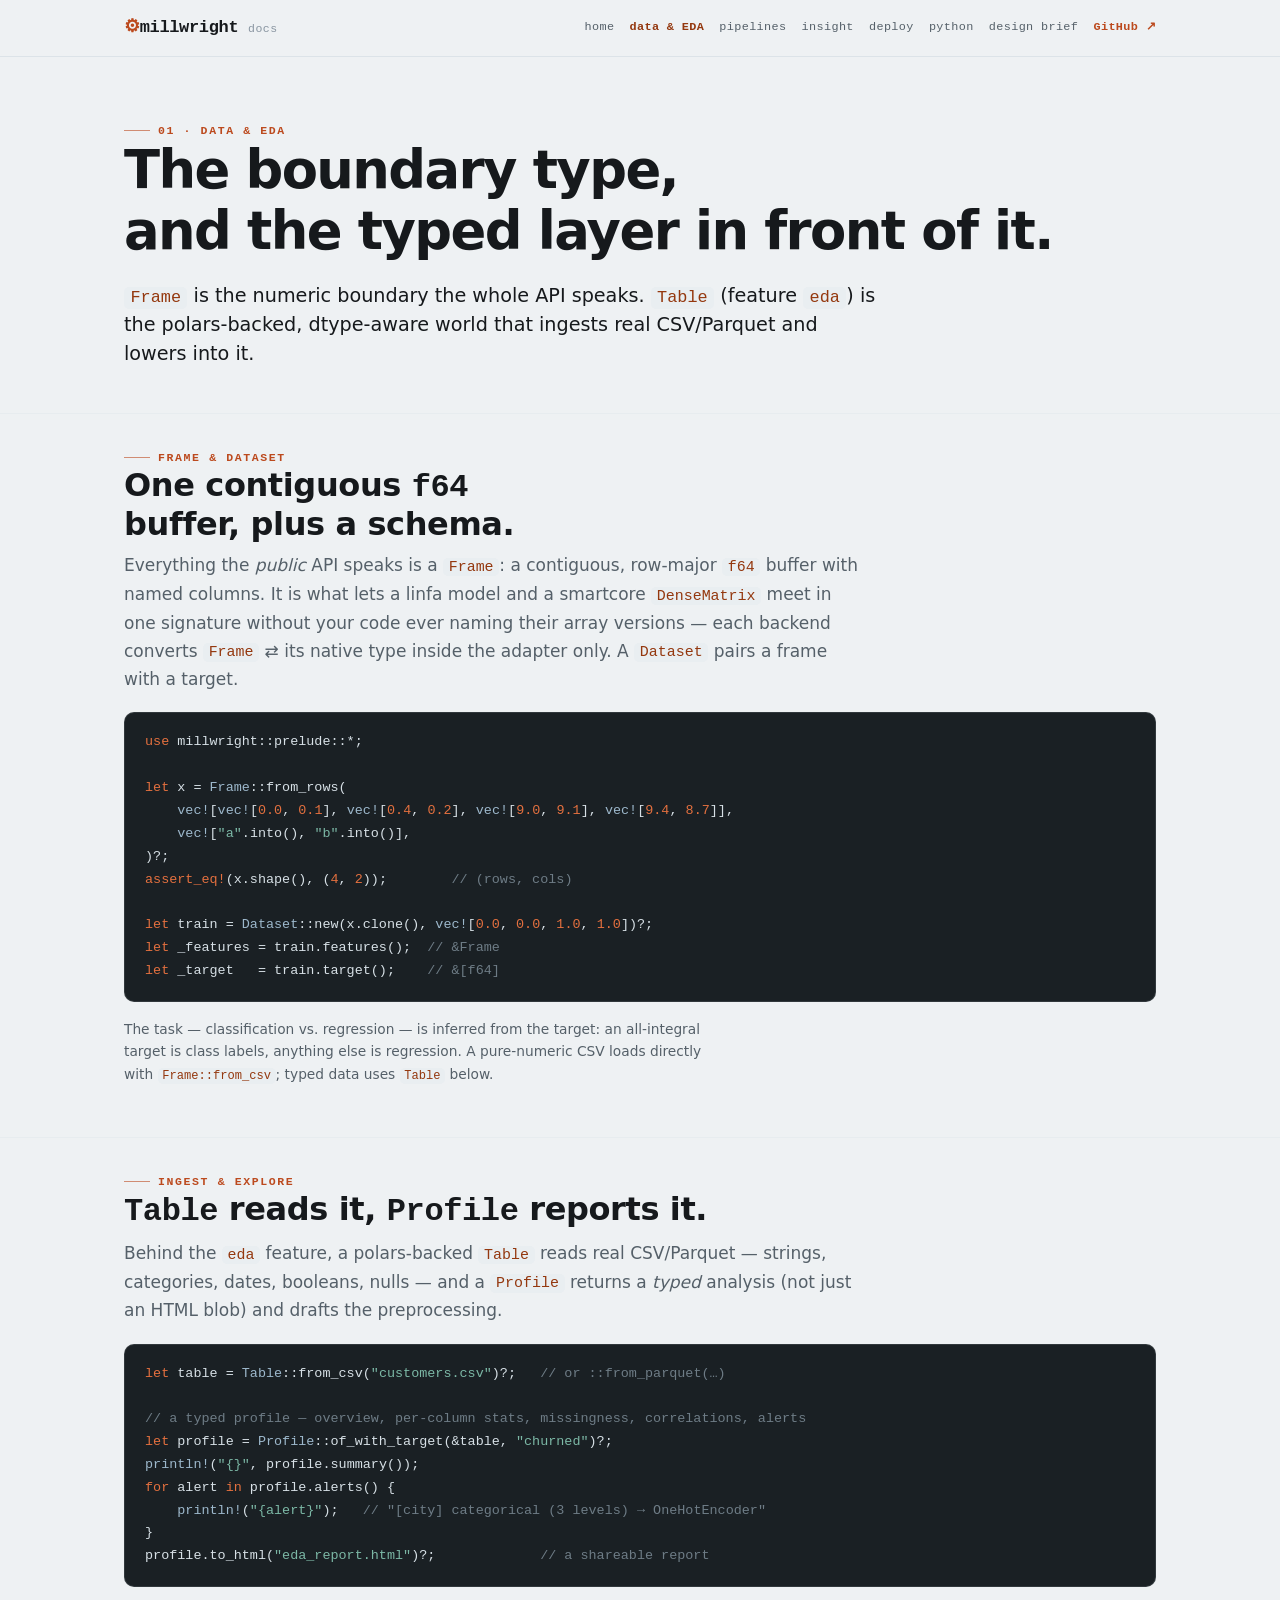
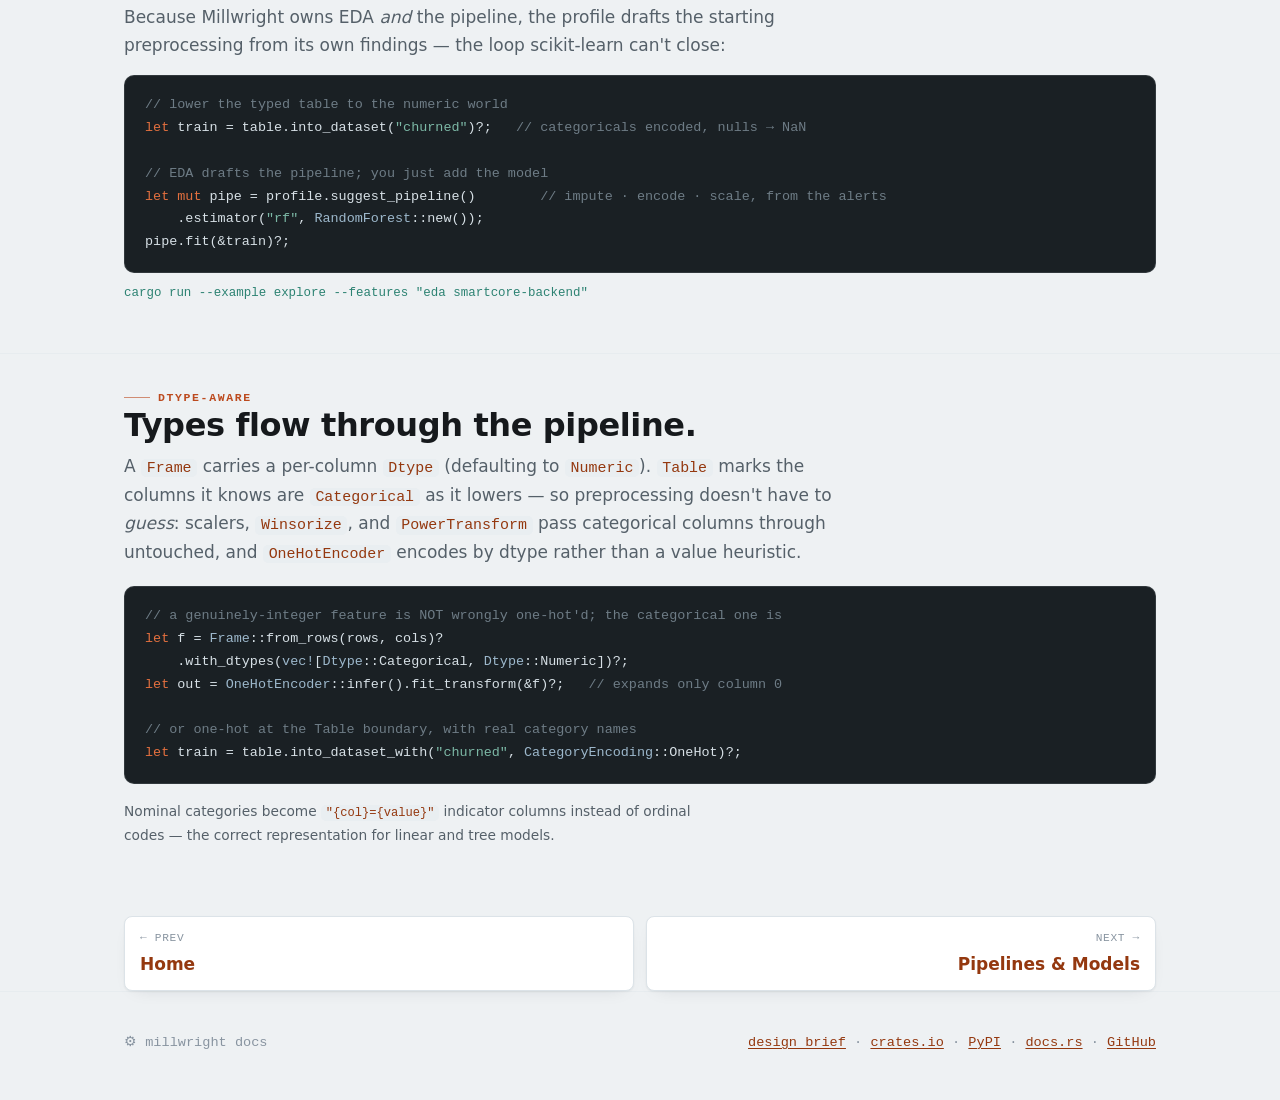
<file: docs/data.html>
<html><head><meta http-equiv="Content-Type" content="text/html; charset=UTF-8"><title>Millwright · Data &amp; EDA</title>
<meta name="viewport" content="width=device-width, initial-scale=1">
<link rel="stylesheet" href="site.css">
</head><body><header class="top">
  <div class="wrap">
    <div class="brand"><a href="../index.html"><span class="mark">⚙</span>millwright</a><span class="ver">docs</span></div>
    <nav>
      <a href="index.html">home</a>
      <a href="data.html" class="active">data &amp; EDA</a>
      <a href="pipelines.html">pipelines</a>
      <a href="insight.html">insight</a>
      <a href="deploy.html">deploy</a>
      <a href="python.html">python</a>
      <a href="../index.html">design brief</a>
      <a class="repo" href="https://github.com/mi7plus/millwright">GitHub ↗</a>
    </nav>
  </div>
</header>

<main>
  <div class="wrap">
    <div class="hero">
      <div class="eyebrow">01 · data &amp; EDA</div>
      <h1>The boundary type,<br>and the typed layer in front of it.</h1>
      <p class="lede"><code class="inl">Frame</code> is the numeric boundary the whole API speaks. <code class="inl">Table</code> (feature <code class="inl">eda</code>) is the polars-backed, dtype-aware world that ingests real CSV/Parquet and lowers into it.</p>
    </div>
  </div>

  <!-- FRAME -->
  <section id="frame">
    <div class="wrap">
      <div class="head col">
        <div class="eyebrow">Frame &amp; Dataset</div>
        <h2>One contiguous <span class="mono">f64</span> buffer, plus a schema.</h2>
        <p class="muted">Everything the <em>public</em> API speaks is a <code class="inl">Frame</code>: a contiguous, row-major <code class="inl">f64</code> buffer with named columns. It is what lets a linfa model and a smartcore <code class="inl">DenseMatrix</code> meet in one signature without your code ever naming their array versions — each backend converts <code class="inl">Frame</code> ⇄ its native type inside the adapter only. A <code class="inl">Dataset</code> pairs a frame with a target.</p>
      </div>
<pre><span class="k">use</span> millwright::prelude::*;

<span class="k">let</span> x = <span class="f">Frame</span>::from_rows(
    <span class="f">vec!</span>[<span class="f">vec!</span>[<span class="k">0.0</span>, <span class="k">0.1</span>], <span class="f">vec!</span>[<span class="k">0.4</span>, <span class="k">0.2</span>], <span class="f">vec!</span>[<span class="k">9.0</span>, <span class="k">9.1</span>], <span class="f">vec!</span>[<span class="k">9.4</span>, <span class="k">8.7</span>]],
    <span class="f">vec!</span>[<span class="s">"a"</span>.into(), <span class="s">"b"</span>.into()],
)?;
<span class="k">assert_eq!</span>(x.shape(), (<span class="k">4</span>, <span class="k">2</span>));        <span class="c">// (rows, cols)</span>

<span class="k">let</span> train = <span class="f">Dataset</span>::new(x.clone(), <span class="f">vec!</span>[<span class="k">0.0</span>, <span class="k">0.0</span>, <span class="k">1.0</span>, <span class="k">1.0</span>])?;
<span class="k">let</span> _features = train.features();  <span class="c">// &Frame</span>
<span class="k">let</span> _target   = train.target();    <span class="c">// &[f64]</span></pre>
      <p class="tiny">The task — classification vs. regression — is inferred from the target: an all-integral target is class labels, anything else is regression. A pure-numeric CSV loads directly with <code class="inl">Frame::from_csv</code>; typed data uses <code class="inl">Table</code> below.</p>
    </div>
  </section>

  <!-- INGEST -->
  <section id="ingest">
    <div class="wrap">
      <div class="head col">
        <div class="eyebrow">Ingest &amp; explore</div>
        <h2><span class="mono">Table</span> reads it, <span class="mono">Profile</span> reports it.</h2>
        <p class="muted">Behind the <code class="inl">eda</code> feature, a polars-backed <code class="inl">Table</code> reads real CSV/Parquet — strings, categories, dates, booleans, nulls — and a <code class="inl">Profile</code> returns a <em>typed</em> analysis (not just an HTML blob) and drafts the preprocessing.</p>
      </div>
<pre><span class="k">let</span> table = <span class="f">Table</span>::from_csv(<span class="s">"customers.csv"</span>)?;   <span class="c">// or ::from_parquet(…)</span>

<span class="c">// a typed profile — overview, per-column stats, missingness, correlations, alerts</span>
<span class="k">let</span> profile = <span class="f">Profile</span>::of_with_target(&amp;table, <span class="s">"churned"</span>)?;
<span class="f">println!</span>(<span class="s">"{}"</span>, profile.summary());
<span class="k">for</span> alert <span class="k">in</span> profile.alerts() {
    <span class="f">println!</span>(<span class="s">"{alert}"</span>);   <span class="c">// "[city] categorical (3 levels) → OneHotEncoder"</span>
}
profile.to_html(<span class="s">"eda_report.html"</span>)?;             <span class="c">// a shareable report</span></pre>
      <p class="muted">Because Millwright owns EDA <em>and</em> the pipeline, the profile drafts the starting preprocessing from its own findings — the loop scikit-learn can't close:</p>
<pre><span class="c">// lower the typed table to the numeric world</span>
<span class="k">let</span> train = table.into_dataset(<span class="s">"churned"</span>)?;   <span class="c">// categoricals encoded, nulls → NaN</span>

<span class="c">// EDA drafts the pipeline; you just add the model</span>
<span class="k">let mut</span> pipe = profile.suggest_pipeline()        <span class="c">// impute · encode · scale, from the alerts</span>
    .estimator(<span class="s">"rf"</span>, <span class="f">RandomForest</span>::new());
pipe.fit(&amp;train)?;</pre>
      <p class="run">cargo run --example explore --features "eda smartcore-backend"</p>
    </div>
  </section>

  <!-- DTYPES -->
  <section id="dtypes">
    <div class="wrap">
      <div class="head col">
        <div class="eyebrow">Dtype-aware</div>
        <h2>Types flow through the pipeline.</h2>
        <p class="muted">A <code class="inl">Frame</code> carries a per-column <code class="inl">Dtype</code> (defaulting to <code class="inl">Numeric</code>). <code class="inl">Table</code> marks the columns it knows are <code class="inl">Categorical</code> as it lowers — so preprocessing doesn't have to <em>guess</em>: scalers, <code class="inl">Winsorize</code>, and <code class="inl">PowerTransform</code> pass categorical columns through untouched, and <code class="inl">OneHotEncoder</code> encodes by dtype rather than a value heuristic.</p>
      </div>
<pre><span class="c">// a genuinely-integer feature is NOT wrongly one-hot'd; the categorical one is</span>
<span class="k">let</span> f = <span class="f">Frame</span>::from_rows(rows, cols)?
    .with_dtypes(<span class="f">vec!</span>[<span class="f">Dtype</span>::Categorical, <span class="f">Dtype</span>::Numeric])?;
<span class="k">let</span> out = <span class="f">OneHotEncoder</span>::infer().fit_transform(&amp;f)?;   <span class="c">// expands only column 0</span>

<span class="c">// or one-hot at the Table boundary, with real category names</span>
<span class="k">let</span> train = table.into_dataset_with(<span class="s">"churned"</span>, <span class="f">CategoryEncoding</span>::OneHot)?;</pre>
      <p class="tiny">Nominal categories become <code class="inl">"{col}={value}"</code> indicator columns instead of ordinal codes — the correct representation for linear and tree models.</p>
    </div>
  </section>

  <div class="wrap">
    <div class="pager">
      <a href="index.html"><span class="dir">← prev</span><b>Home</b></a>
      <a class="next" href="pipelines.html"><span class="dir">next →</span><b>Pipelines &amp; Models</b></a>
    </div>
  </div>
</main>

<footer>
  <div class="wrap">
    <span class="mono">⚙ millwright docs</span>
    <span class="mono"><a href="../index.html">design brief</a> · <a href="https://crates.io/crates/millwright">crates.io</a> · <a href="https://pypi.org/project/millwright/">PyPI</a> · <a href="https://docs.rs/millwright">docs.rs</a> · <a href="https://github.com/mi7plus/millwright">GitHub</a></span>
  </div>
</footer>
</body></html>
</file>
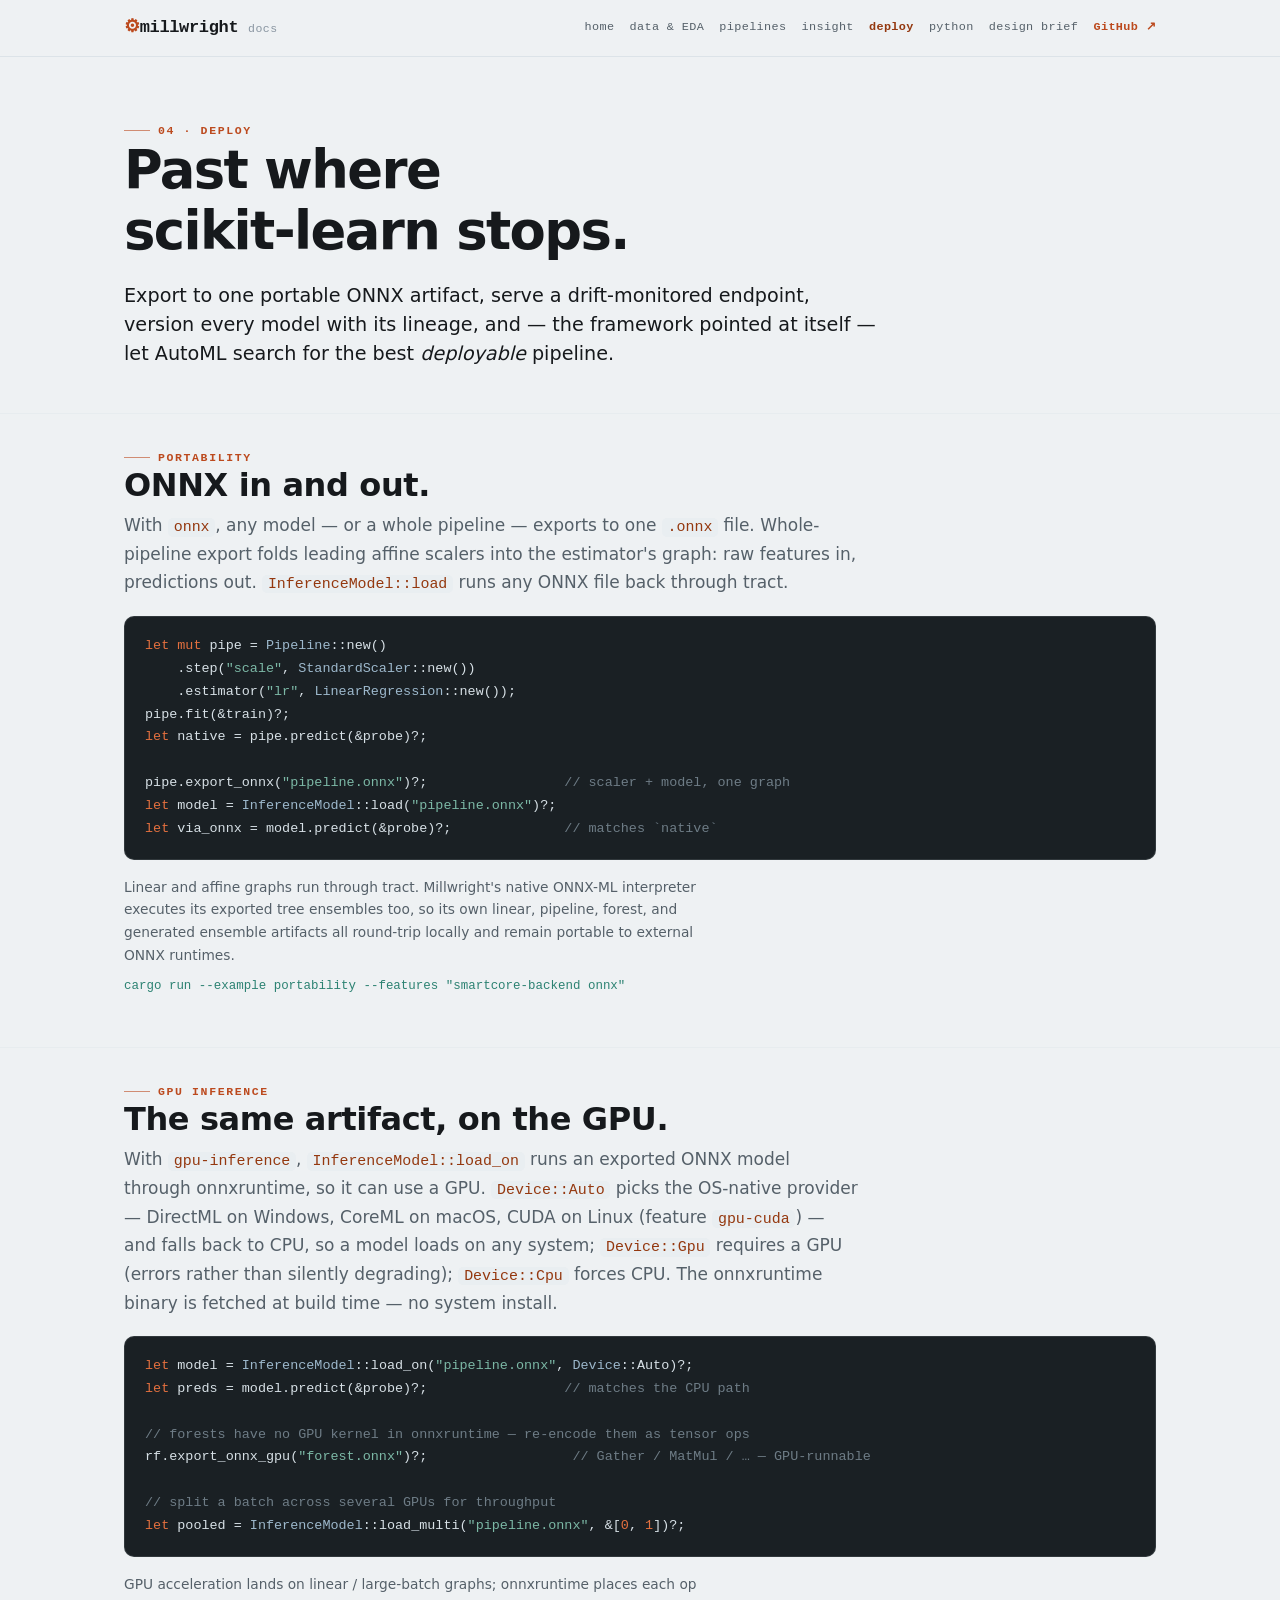
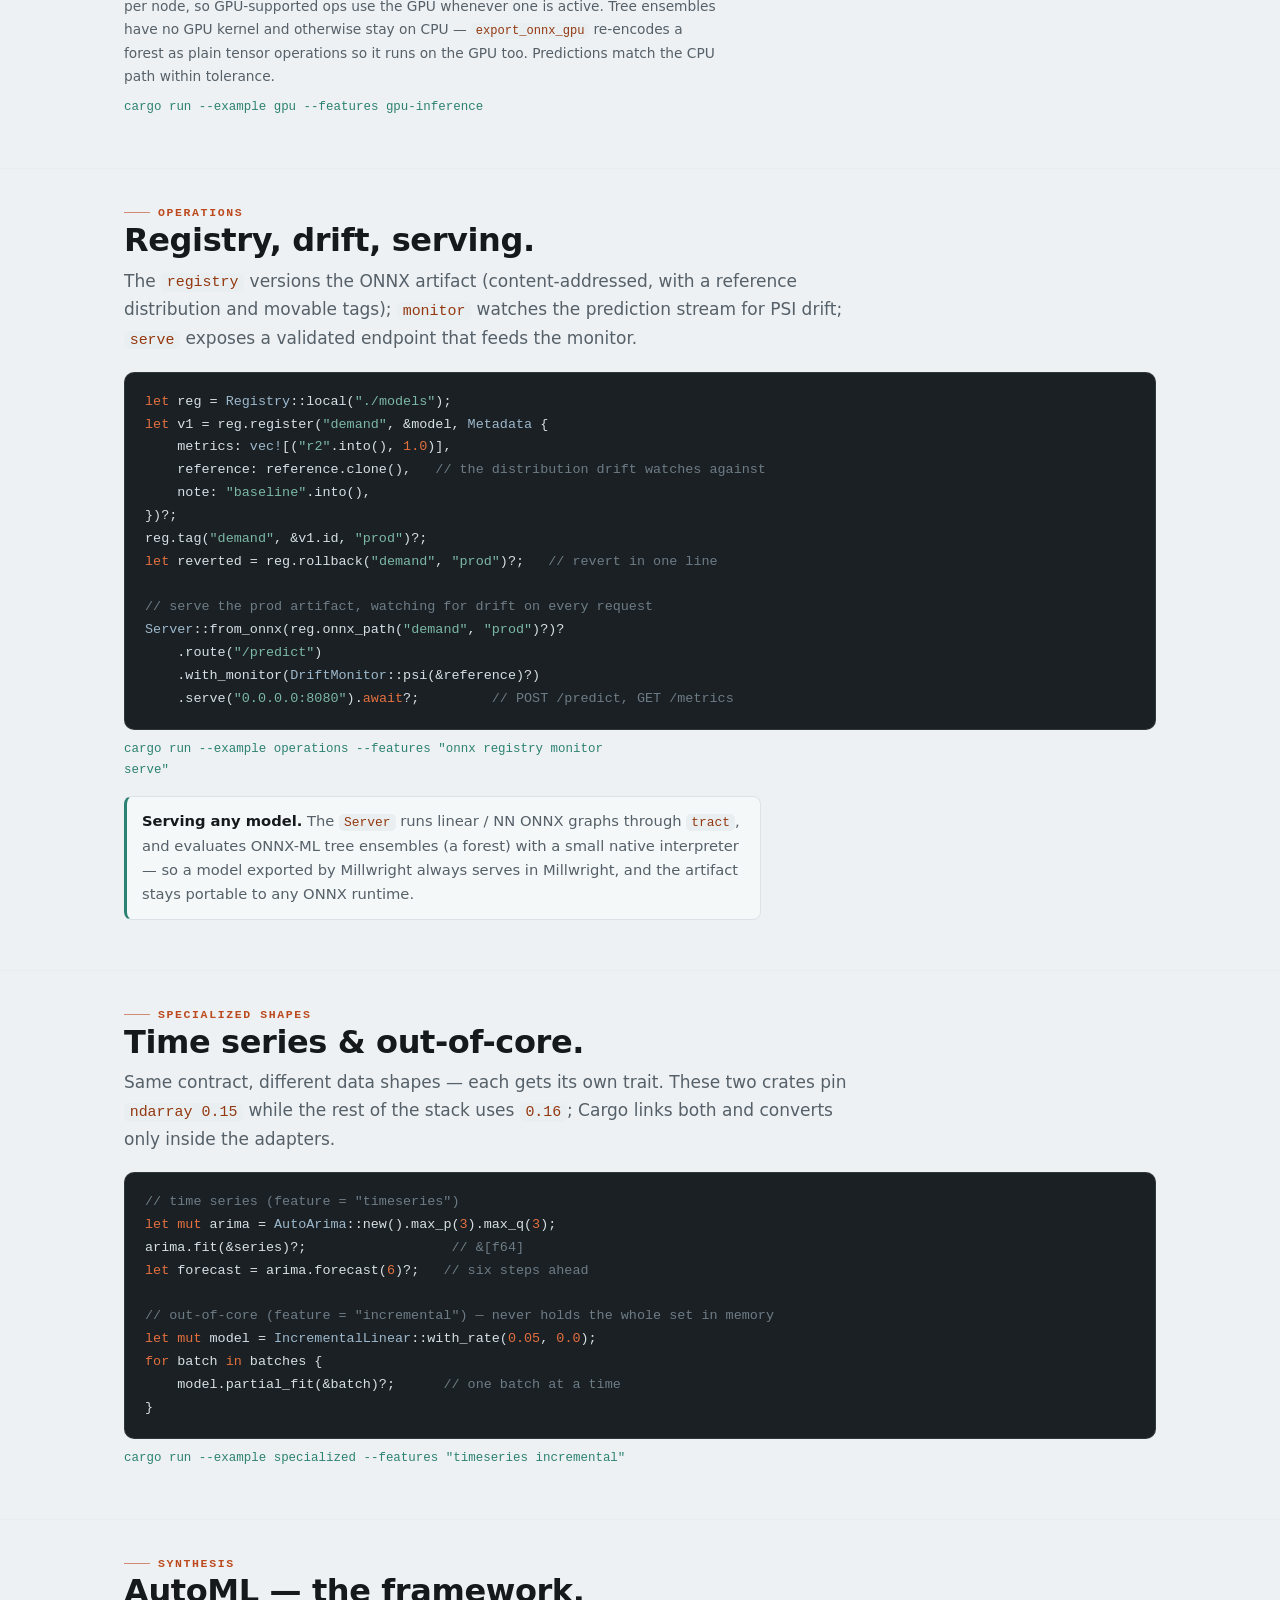
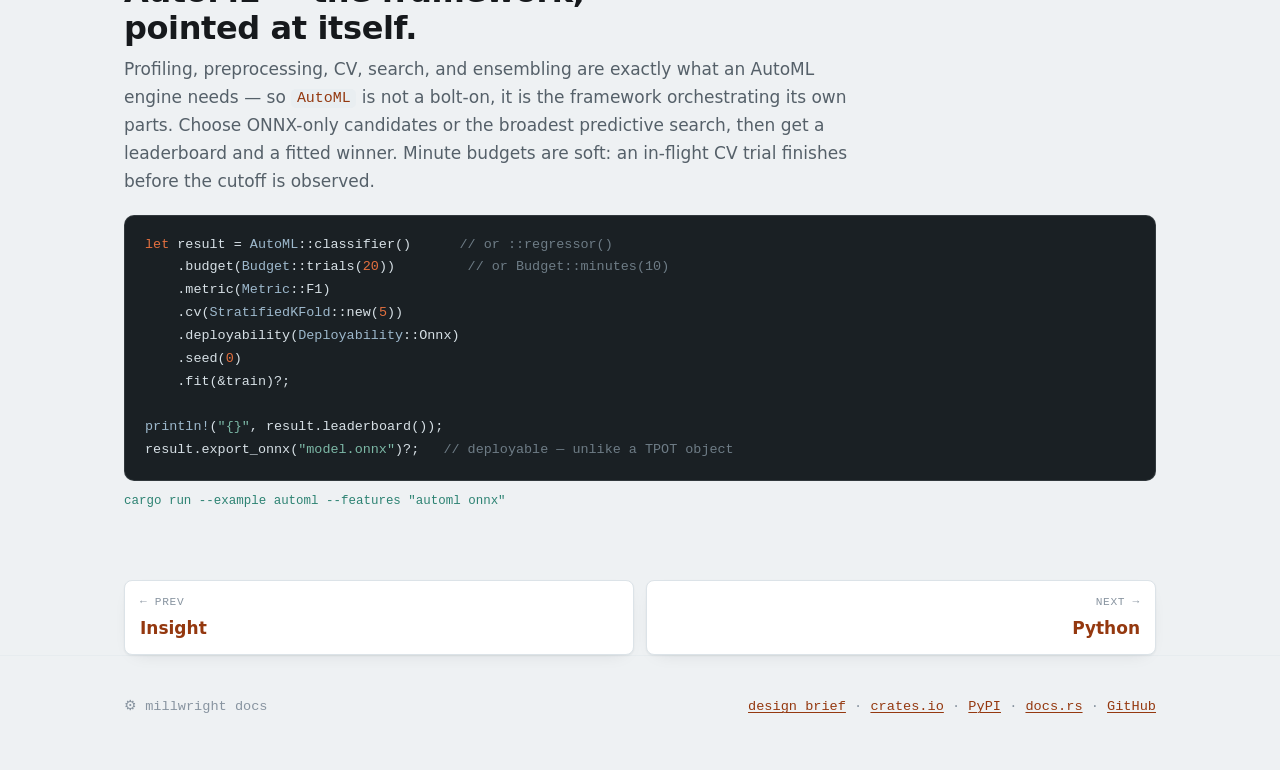
<file: docs/deploy.html>
<html><head><meta http-equiv="Content-Type" content="text/html; charset=UTF-8"><title>Millwright · Deploy</title>
<meta name="viewport" content="width=device-width, initial-scale=1">
<link rel="stylesheet" href="site.css">
</head><body><header class="top">
  <div class="wrap">
    <div class="brand"><a href="../index.html"><span class="mark">⚙</span>millwright</a><span class="ver">docs</span></div>
    <nav>
      <a href="index.html">home</a>
      <a href="data.html">data &amp; EDA</a>
      <a href="pipelines.html">pipelines</a>
      <a href="insight.html">insight</a>
      <a href="deploy.html" class="active">deploy</a>
      <a href="python.html">python</a>
      <a href="../index.html">design brief</a>
      <a class="repo" href="https://github.com/mi7plus/millwright">GitHub ↗</a>
    </nav>
  </div>
</header>

<main>
  <div class="wrap">
    <div class="hero">
      <div class="eyebrow">04 · deploy</div>
      <h1>Past where<br>scikit-learn stops.</h1>
      <p class="lede">Export to one portable ONNX artifact, serve a drift-monitored endpoint, version every model with its lineage, and — the framework pointed at itself — let AutoML search for the best <em>deployable</em> pipeline.</p>
    </div>
  </div>

  <!-- ONNX -->
  <section id="onnx">
    <div class="wrap">
      <div class="head col">
        <div class="eyebrow">Portability</div>
        <h2>ONNX in and out.</h2>
        <p class="muted">With <code class="inl">onnx</code>, any model — or a whole pipeline — exports to one <code class="inl">.onnx</code> file. Whole-pipeline export folds leading affine scalers into the estimator's graph: raw features in, predictions out. <code class="inl">InferenceModel::load</code> runs any ONNX file back through tract.</p>
      </div>
<pre><span class="k">let mut</span> pipe = <span class="f">Pipeline</span>::new()
    .step(<span class="s">"scale"</span>, <span class="f">StandardScaler</span>::new())
    .estimator(<span class="s">"lr"</span>, <span class="f">LinearRegression</span>::new());
pipe.fit(&amp;train)?;
<span class="k">let</span> native = pipe.predict(&amp;probe)?;

pipe.export_onnx(<span class="s">"pipeline.onnx"</span>)?;                 <span class="c">// scaler + model, one graph</span>
<span class="k">let</span> model = <span class="f">InferenceModel</span>::load(<span class="s">"pipeline.onnx"</span>)?;
<span class="k">let</span> via_onnx = model.predict(&amp;probe)?;              <span class="c">// matches `native`</span></pre>
      <p class="tiny">Linear and affine graphs run through tract. Millwright's native ONNX-ML interpreter executes its exported tree ensembles too, so its own linear, pipeline, forest, and generated ensemble artifacts all round-trip locally and remain portable to external ONNX runtimes.</p>
      <p class="run">cargo run --example portability --features "smartcore-backend onnx"</p>
    </div>
  </section>

  <!-- GPU INFERENCE -->
  <section id="gpu">
    <div class="wrap">
      <div class="head col">
        <div class="eyebrow">GPU inference</div>
        <h2>The same artifact, on the GPU.</h2>
        <p class="muted">With <code class="inl">gpu-inference</code>, <code class="inl">InferenceModel::load_on</code> runs an exported ONNX model through onnxruntime, so it can use a GPU. <code class="inl">Device::Auto</code> picks the OS-native provider — DirectML on Windows, CoreML on macOS, CUDA on Linux (feature <code class="inl">gpu-cuda</code>) — and falls back to CPU, so a model loads on any system; <code class="inl">Device::Gpu</code> requires a GPU (errors rather than silently degrading); <code class="inl">Device::Cpu</code> forces CPU. The onnxruntime binary is fetched at build time — no system install.</p>
      </div>
<pre><span class="k">let</span> model = <span class="f">InferenceModel</span>::load_on(<span class="s">"pipeline.onnx"</span>, <span class="f">Device</span>::Auto)?;
<span class="k">let</span> preds = model.predict(&amp;probe)?;                 <span class="c">// matches the CPU path</span>

<span class="c">// forests have no GPU kernel in onnxruntime — re-encode them as tensor ops</span>
rf.export_onnx_gpu(<span class="s">"forest.onnx"</span>)?;                  <span class="c">// Gather / MatMul / … — GPU-runnable</span>

<span class="c">// split a batch across several GPUs for throughput</span>
<span class="k">let</span> pooled = <span class="f">InferenceModel</span>::load_multi(<span class="s">"pipeline.onnx"</span>, &amp;[<span class="k">0</span>, <span class="k">1</span>])?;</pre>
      <p class="tiny">GPU acceleration lands on linear / large-batch graphs; onnxruntime places each op per node, so GPU-supported ops use the GPU whenever one is active. Tree ensembles have no GPU kernel and otherwise stay on CPU — <code class="inl">export_onnx_gpu</code> re-encodes a forest as plain tensor operations so it runs on the GPU too. Predictions match the CPU path within tolerance.</p>
      <p class="run">cargo run --example gpu --features gpu-inference</p>
    </div>
  </section>

  <!-- OPERATE -->
  <section id="operate">
    <div class="wrap">
      <div class="head col">
        <div class="eyebrow">Operations</div>
        <h2>Registry, drift, serving.</h2>
        <p class="muted">The <code class="inl">registry</code> versions the ONNX artifact (content-addressed, with a reference distribution and movable tags); <code class="inl">monitor</code> watches the prediction stream for PSI drift; <code class="inl">serve</code> exposes a validated endpoint that feeds the monitor.</p>
      </div>
<pre><span class="k">let</span> reg = <span class="f">Registry</span>::local(<span class="s">"./models"</span>);
<span class="k">let</span> v1 = reg.register(<span class="s">"demand"</span>, &amp;model, <span class="f">Metadata</span> {
    metrics: <span class="f">vec!</span>[(<span class="s">"r2"</span>.into(), <span class="k">1.0</span>)],
    reference: reference.clone(),   <span class="c">// the distribution drift watches against</span>
    note: <span class="s">"baseline"</span>.into(),
})?;
reg.tag(<span class="s">"demand"</span>, &amp;v1.id, <span class="s">"prod"</span>)?;
<span class="k">let</span> reverted = reg.rollback(<span class="s">"demand"</span>, <span class="s">"prod"</span>)?;   <span class="c">// revert in one line</span>

<span class="c">// serve the prod artifact, watching for drift on every request</span>
<span class="f">Server</span>::from_onnx(reg.onnx_path(<span class="s">"demand"</span>, <span class="s">"prod"</span>)?)?
    .route(<span class="s">"/predict"</span>)
    .with_monitor(<span class="f">DriftMonitor</span>::psi(&amp;reference)?)
    .serve(<span class="s">"0.0.0.0:8080"</span>).<span class="k">await</span>?;         <span class="c">// POST /predict, GET /metrics</span></pre>
      <p class="run">cargo run --example operations --features "onnx registry monitor serve"</p>
      <div class="callout"><b>Serving any model.</b> The <code class="inl">Server</code> runs linear / NN ONNX graphs through <code class="inl">tract</code>, and evaluates ONNX-ML tree ensembles (a forest) with a small native interpreter — so a model exported by Millwright always serves in Millwright, and the artifact stays portable to any ONNX runtime.</div>
    </div>
  </section>

  <!-- SPECIALIZED -->
  <section id="specialized">
    <div class="wrap">
      <div class="head col">
        <div class="eyebrow">Specialized shapes</div>
        <h2>Time series &amp; out-of-core.</h2>
        <p class="muted">Same contract, different data shapes — each gets its own trait. These two crates pin <code class="inl">ndarray 0.15</code> while the rest of the stack uses <code class="inl">0.16</code>; Cargo links both and converts only inside the adapters.</p>
      </div>
<pre><span class="c">// time series (feature = "timeseries")</span>
<span class="k">let mut</span> arima = <span class="f">AutoArima</span>::new().max_p(<span class="k">3</span>).max_q(<span class="k">3</span>);
arima.fit(&amp;series)?;                  <span class="c">// &[f64]</span>
<span class="k">let</span> forecast = arima.forecast(<span class="k">6</span>)?;   <span class="c">// six steps ahead</span>

<span class="c">// out-of-core (feature = "incremental") — never holds the whole set in memory</span>
<span class="k">let mut</span> model = <span class="f">IncrementalLinear</span>::with_rate(<span class="k">0.05</span>, <span class="k">0.0</span>);
<span class="k">for</span> batch <span class="k">in</span> batches {
    model.partial_fit(&amp;batch)?;      <span class="c">// one batch at a time</span>
}</pre>
      <p class="run">cargo run --example specialized --features "timeseries incremental"</p>
    </div>
  </section>

  <!-- AUTOML -->
  <section id="automl">
    <div class="wrap">
      <div class="head col">
        <div class="eyebrow">Synthesis</div>
        <h2>AutoML — the framework, pointed at itself.</h2>
        <p class="muted">Profiling, preprocessing, CV, search, and ensembling are exactly what an AutoML engine needs — so <code class="inl">AutoML</code> is not a bolt-on, it is the framework orchestrating its own parts. Choose ONNX-only candidates or the broadest predictive search, then get a leaderboard and a fitted winner. Minute budgets are soft: an in-flight CV trial finishes before the cutoff is observed.</p>
      </div>
<pre><span class="k">let</span> result = <span class="f">AutoML</span>::classifier()      <span class="c">// or ::regressor()</span>
    .budget(<span class="f">Budget</span>::trials(<span class="k">20</span>))         <span class="c">// or Budget::minutes(10)</span>
    .metric(<span class="f">Metric</span>::F1)
    .cv(<span class="f">StratifiedKFold</span>::new(<span class="k">5</span>))
    .deployability(<span class="f">Deployability</span>::Onnx)
    .seed(<span class="k">0</span>)
    .fit(&amp;train)?;

<span class="f">println!</span>(<span class="s">"{}"</span>, result.leaderboard());
result.export_onnx(<span class="s">"model.onnx"</span>)?;   <span class="c">// deployable — unlike a TPOT object</span></pre>
      <p class="run">cargo run --example automl --features "automl onnx"</p>
    </div>
  </section>

  <div class="wrap">
    <div class="pager">
      <a href="insight.html"><span class="dir">← prev</span><b>Insight</b></a>
      <a class="next" href="python.html"><span class="dir">next →</span><b>Python</b></a>
    </div>
  </div>
</main>

<footer>
  <div class="wrap">
    <span class="mono">⚙ millwright docs</span>
    <span class="mono"><a href="../index.html">design brief</a> · <a href="https://crates.io/crates/millwright">crates.io</a> · <a href="https://pypi.org/project/millwright/">PyPI</a> · <a href="https://docs.rs/millwright">docs.rs</a> · <a href="https://github.com/mi7plus/millwright">GitHub</a></span>
  </div>
</footer>
</body></html>
</file>
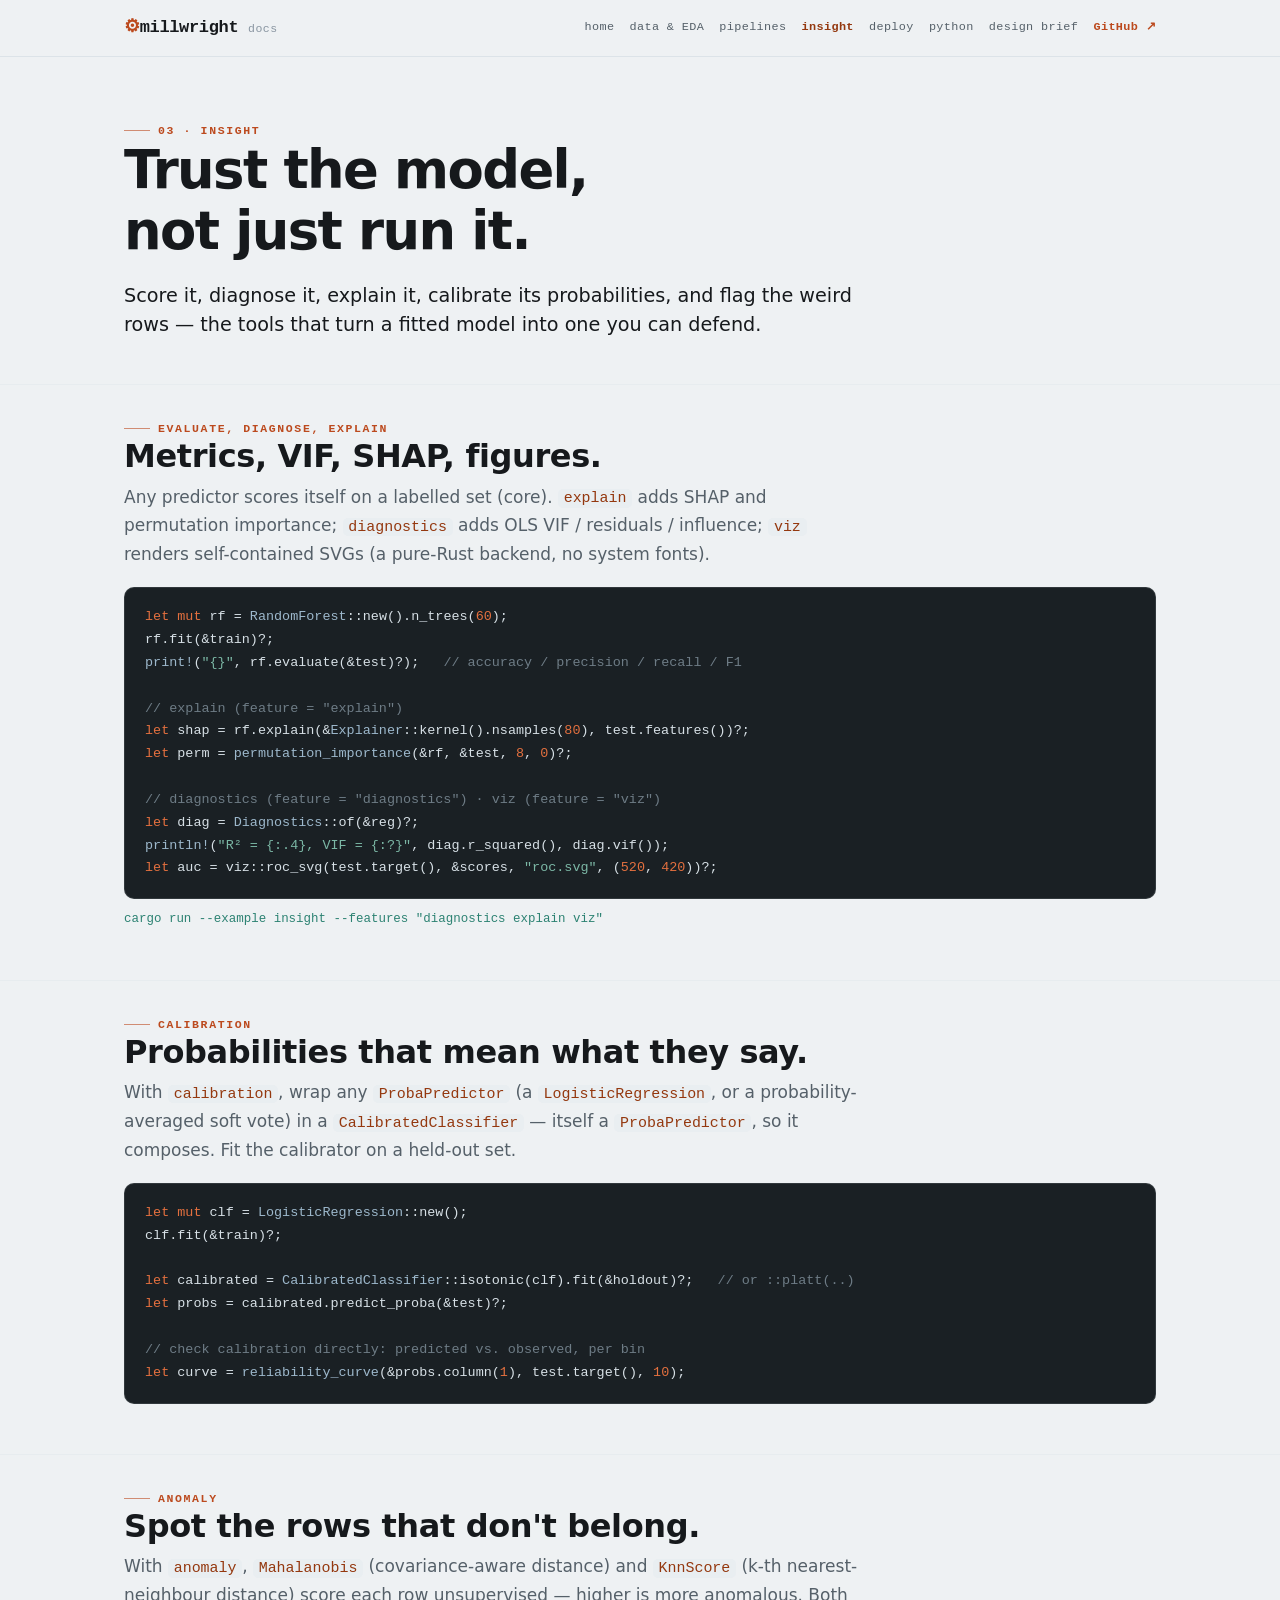
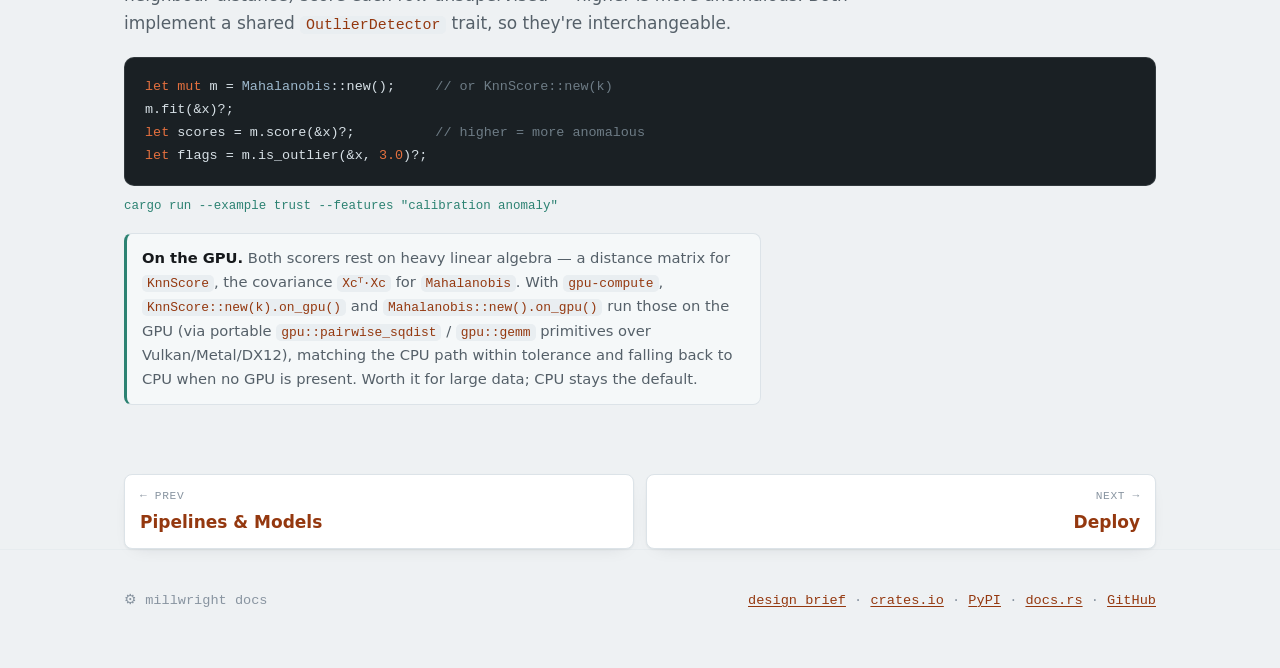
<file: docs/insight.html>
<html><head><meta http-equiv="Content-Type" content="text/html; charset=UTF-8"><title>Millwright · Insight</title>
<meta name="viewport" content="width=device-width, initial-scale=1">
<link rel="stylesheet" href="site.css">
</head><body><header class="top">
  <div class="wrap">
    <div class="brand"><a href="../index.html"><span class="mark">⚙</span>millwright</a><span class="ver">docs</span></div>
    <nav>
      <a href="index.html">home</a>
      <a href="data.html">data &amp; EDA</a>
      <a href="pipelines.html">pipelines</a>
      <a href="insight.html" class="active">insight</a>
      <a href="deploy.html">deploy</a>
      <a href="python.html">python</a>
      <a href="../index.html">design brief</a>
      <a class="repo" href="https://github.com/mi7plus/millwright">GitHub ↗</a>
    </nav>
  </div>
</header>

<main>
  <div class="wrap">
    <div class="hero">
      <div class="eyebrow">03 · insight</div>
      <h1>Trust the model,<br>not just run it.</h1>
      <p class="lede">Score it, diagnose it, explain it, calibrate its probabilities, and flag the weird rows — the tools that turn a fitted model into one you can defend.</p>
    </div>
  </div>

  <!-- EVALUATE -->
  <section id="evaluate">
    <div class="wrap">
      <div class="head col">
        <div class="eyebrow">Evaluate, diagnose, explain</div>
        <h2>Metrics, VIF, SHAP, figures.</h2>
        <p class="muted">Any predictor scores itself on a labelled set (core). <code class="inl">explain</code> adds SHAP and permutation importance; <code class="inl">diagnostics</code> adds OLS VIF / residuals / influence; <code class="inl">viz</code> renders self-contained SVGs (a pure-Rust backend, no system fonts).</p>
      </div>
<pre><span class="k">let mut</span> rf = <span class="f">RandomForest</span>::new().n_trees(<span class="k">60</span>);
rf.fit(&amp;train)?;
<span class="f">print!</span>(<span class="s">"{}"</span>, rf.evaluate(&amp;test)?);   <span class="c">// accuracy / precision / recall / F1</span>

<span class="c">// explain (feature = "explain")</span>
<span class="k">let</span> shap = rf.explain(&amp;<span class="f">Explainer</span>::kernel().nsamples(<span class="k">80</span>), test.features())?;
<span class="k">let</span> perm = <span class="f">permutation_importance</span>(&amp;rf, &amp;test, <span class="k">8</span>, <span class="k">0</span>)?;

<span class="c">// diagnostics (feature = "diagnostics") · viz (feature = "viz")</span>
<span class="k">let</span> diag = <span class="f">Diagnostics</span>::of(&amp;reg)?;
<span class="f">println!</span>(<span class="s">"R² = {:.4}, VIF = {:?}"</span>, diag.r_squared(), diag.vif());
<span class="k">let</span> auc = viz::roc_svg(test.target(), &amp;scores, <span class="s">"roc.svg"</span>, (<span class="k">520</span>, <span class="k">420</span>))?;</pre>
      <p class="run">cargo run --example insight --features "diagnostics explain viz"</p>
    </div>
  </section>

  <!-- CALIBRATION -->
  <section id="calibration">
    <div class="wrap">
      <div class="head col">
        <div class="eyebrow">Calibration</div>
        <h2>Probabilities that mean what they say.</h2>
        <p class="muted">With <code class="inl">calibration</code>, wrap any <code class="inl">ProbaPredictor</code> (a <code class="inl">LogisticRegression</code>, or a probability-averaged soft vote) in a <code class="inl">CalibratedClassifier</code> — itself a <code class="inl">ProbaPredictor</code>, so it composes. Fit the calibrator on a held-out set.</p>
      </div>
<pre><span class="k">let mut</span> clf = <span class="f">LogisticRegression</span>::new();
clf.fit(&amp;train)?;

<span class="k">let</span> calibrated = <span class="f">CalibratedClassifier</span>::isotonic(clf).fit(&amp;holdout)?;   <span class="c">// or ::platt(..)</span>
<span class="k">let</span> probs = calibrated.predict_proba(&amp;test)?;

<span class="c">// check calibration directly: predicted vs. observed, per bin</span>
<span class="k">let</span> curve = <span class="f">reliability_curve</span>(&amp;probs.column(<span class="k">1</span>), test.target(), <span class="k">10</span>);</pre>
    </div>
  </section>

  <!-- ANOMALY -->
  <section id="anomaly">
    <div class="wrap">
      <div class="head col">
        <div class="eyebrow">Anomaly</div>
        <h2>Spot the rows that don't belong.</h2>
        <p class="muted">With <code class="inl">anomaly</code>, <code class="inl">Mahalanobis</code> (covariance-aware distance) and <code class="inl">KnnScore</code> (k-th nearest-neighbour distance) score each row unsupervised — higher is more anomalous. Both implement a shared <code class="inl">OutlierDetector</code> trait, so they're interchangeable.</p>
      </div>
<pre><span class="k">let mut</span> m = <span class="f">Mahalanobis</span>::new();     <span class="c">// or KnnScore::new(k)</span>
m.fit(&amp;x)?;
<span class="k">let</span> scores = m.score(&amp;x)?;          <span class="c">// higher = more anomalous</span>
<span class="k">let</span> flags = m.is_outlier(&amp;x, <span class="k">3.0</span>)?;</pre>
      <p class="run">cargo run --example trust --features "calibration anomaly"</p>
      <div class="callout"><b>On the GPU.</b> Both scorers rest on heavy linear algebra — a distance matrix for <code class="inl">KnnScore</code>, the covariance <code class="inl">Xcᵀ·Xc</code> for <code class="inl">Mahalanobis</code>. With <code class="inl">gpu-compute</code>, <code class="inl">KnnScore::new(k).on_gpu()</code> and <code class="inl">Mahalanobis::new().on_gpu()</code> run those on the GPU (via portable <code class="inl">gpu::pairwise_sqdist</code> / <code class="inl">gpu::gemm</code> primitives over Vulkan/Metal/DX12), matching the CPU path within tolerance and falling back to CPU when no GPU is present. Worth it for large data; CPU stays the default.</div>
    </div>
  </section>

  <div class="wrap">
    <div class="pager">
      <a href="pipelines.html"><span class="dir">← prev</span><b>Pipelines &amp; Models</b></a>
      <a class="next" href="deploy.html"><span class="dir">next →</span><b>Deploy</b></a>
    </div>
  </div>
</main>

<footer>
  <div class="wrap">
    <span class="mono">⚙ millwright docs</span>
    <span class="mono"><a href="../index.html">design brief</a> · <a href="https://crates.io/crates/millwright">crates.io</a> · <a href="https://pypi.org/project/millwright/">PyPI</a> · <a href="https://docs.rs/millwright">docs.rs</a> · <a href="https://github.com/mi7plus/millwright">GitHub</a></span>
  </div>
</footer>
</body></html>
</file>
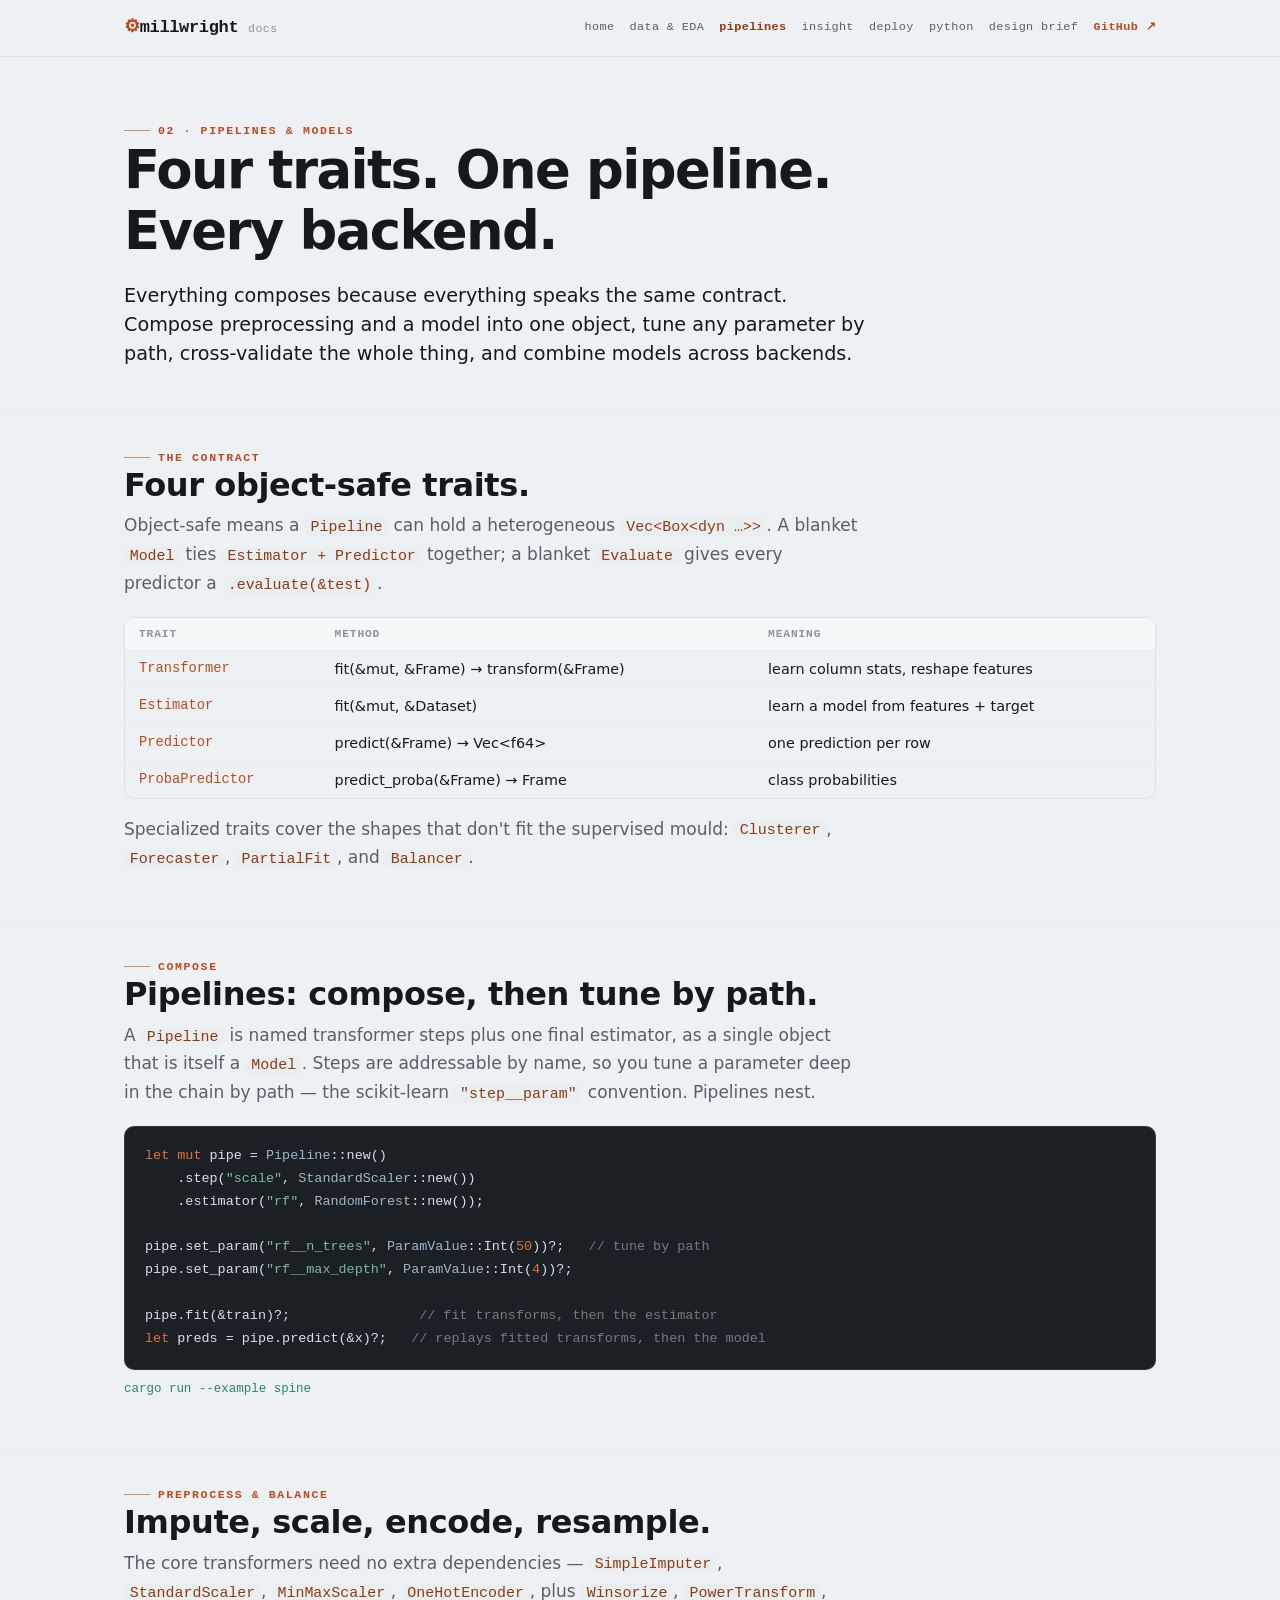
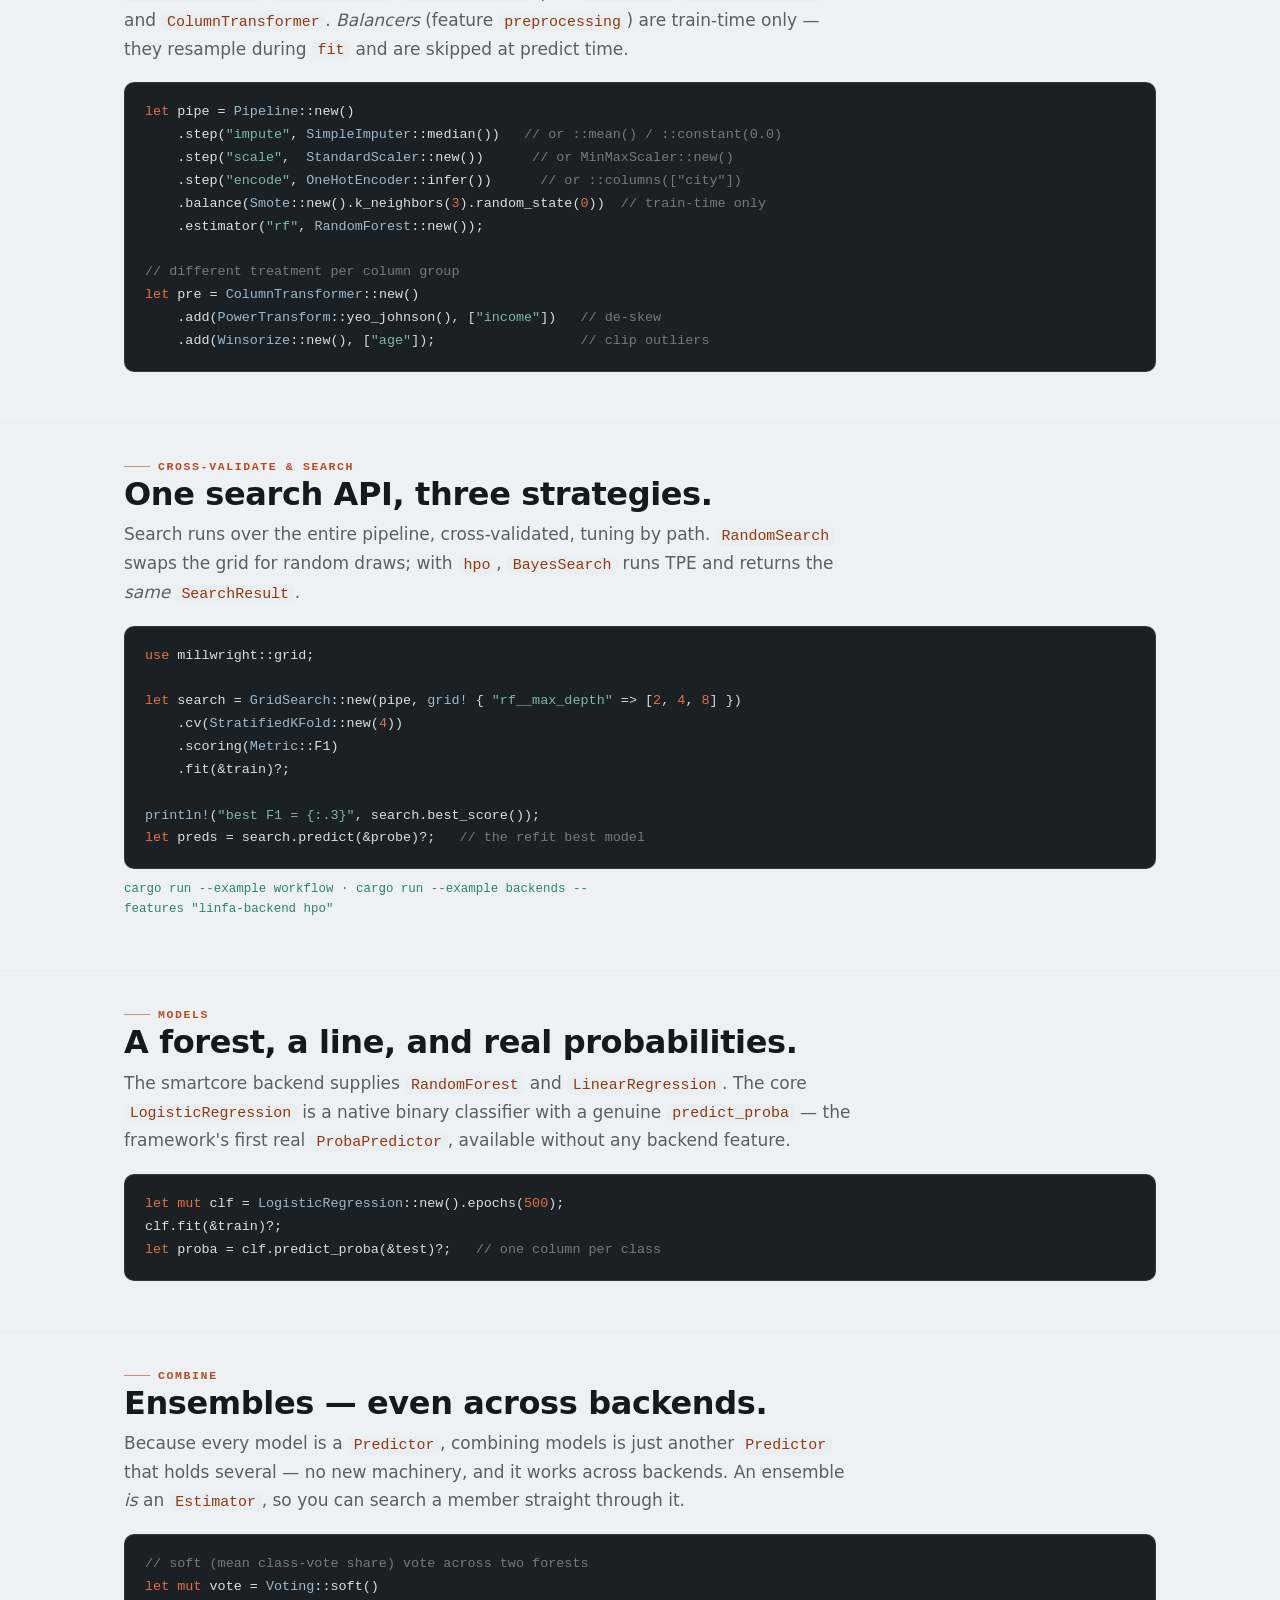
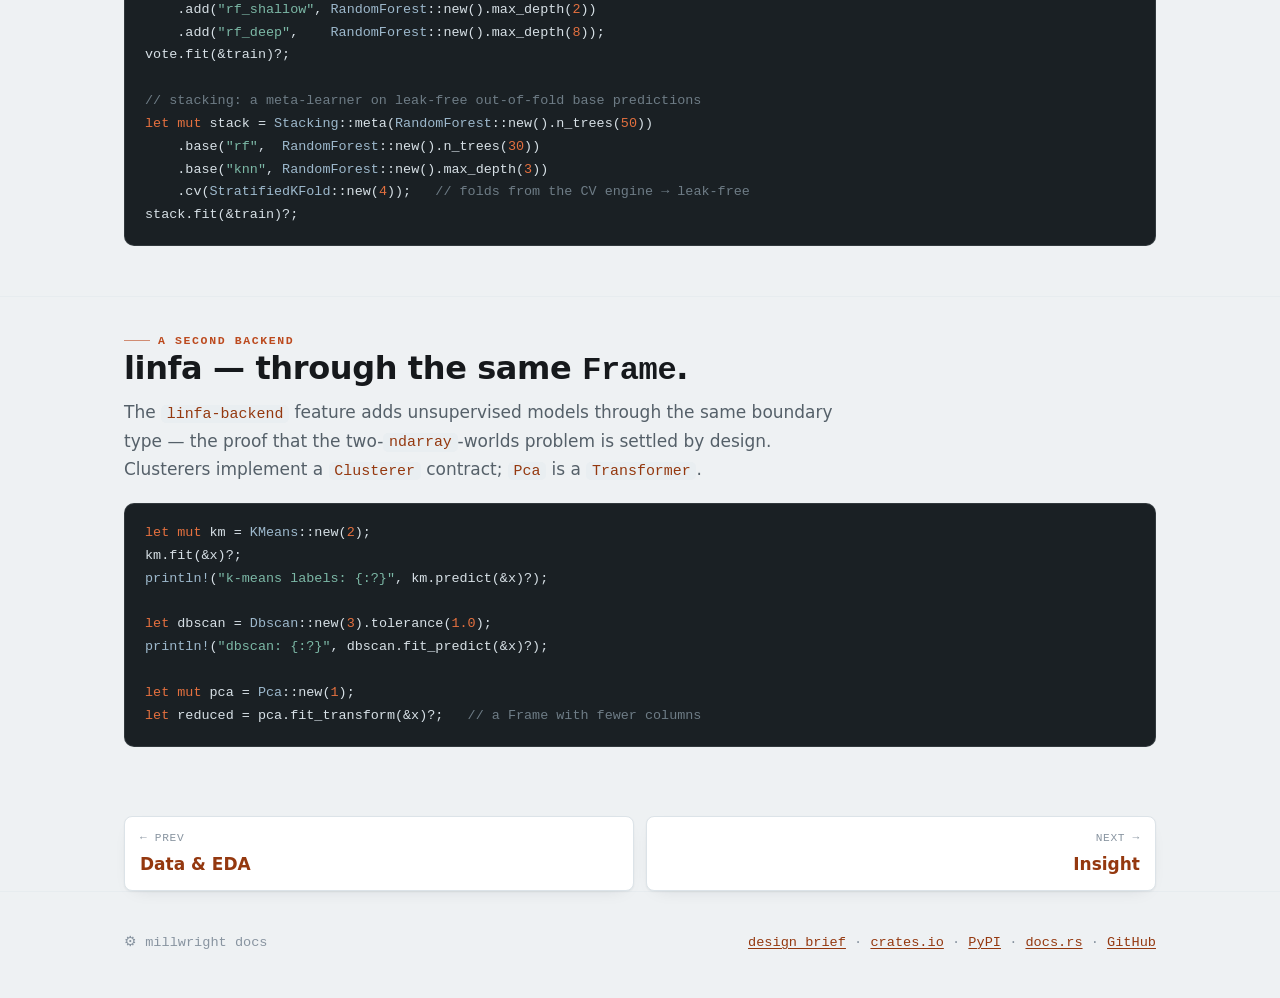
<file: docs/pipelines.html>
<html><head><meta http-equiv="Content-Type" content="text/html; charset=UTF-8"><title>Millwright · Pipelines &amp; Models</title>
<meta name="viewport" content="width=device-width, initial-scale=1">
<link rel="stylesheet" href="site.css">
</head><body><header class="top">
  <div class="wrap">
    <div class="brand"><a href="../index.html"><span class="mark">⚙</span>millwright</a><span class="ver">docs</span></div>
    <nav>
      <a href="index.html">home</a>
      <a href="data.html">data &amp; EDA</a>
      <a href="pipelines.html" class="active">pipelines</a>
      <a href="insight.html">insight</a>
      <a href="deploy.html">deploy</a>
      <a href="python.html">python</a>
      <a href="../index.html">design brief</a>
      <a class="repo" href="https://github.com/mi7plus/millwright">GitHub ↗</a>
    </nav>
  </div>
</header>

<main>
  <div class="wrap">
    <div class="hero">
      <div class="eyebrow">02 · pipelines &amp; models</div>
      <h1>Four traits. One pipeline.<br>Every backend.</h1>
      <p class="lede">Everything composes because everything speaks the same contract. Compose preprocessing and a model into one object, tune any parameter by path, cross-validate the whole thing, and combine models across backends.</p>
    </div>
  </div>

  <!-- CONTRACT -->
  <section id="contract">
    <div class="wrap">
      <div class="head col">
        <div class="eyebrow">The contract</div>
        <h2>Four object-safe traits.</h2>
        <p class="muted">Object-safe means a <code class="inl">Pipeline</code> can hold a heterogeneous <code class="inl">Vec&lt;Box&lt;dyn …&gt;&gt;</code>. A blanket <code class="inl">Model</code> ties <code class="inl">Estimator + Predictor</code> together; a blanket <code class="inl">Evaluate</code> gives every predictor a <code class="inl">.evaluate(&amp;test)</code>.</p>
      </div>
      <div class="tablewrap">
        <table>
          <thead><tr><th>Trait</th><th>Method</th><th>Meaning</th></tr></thead>
          <tbody>
            <tr><td><span class="feat">Transformer</span></td><td>fit(&amp;mut, &amp;Frame) → transform(&amp;Frame)</td><td>learn column stats, reshape features</td></tr>
            <tr><td><span class="feat">Estimator</span></td><td>fit(&amp;mut, &amp;Dataset)</td><td>learn a model from features + target</td></tr>
            <tr><td><span class="feat">Predictor</span></td><td>predict(&amp;Frame) → Vec&lt;f64&gt;</td><td>one prediction per row</td></tr>
            <tr><td><span class="feat">ProbaPredictor</span></td><td>predict_proba(&amp;Frame) → Frame</td><td>class probabilities</td></tr>
          </tbody>
        </table>
      </div>
      <p class="muted">Specialized traits cover the shapes that don't fit the supervised mould: <code class="inl">Clusterer</code>, <code class="inl">Forecaster</code>, <code class="inl">PartialFit</code>, and <code class="inl">Balancer</code>.</p>
    </div>
  </section>

  <!-- PIPELINE -->
  <section id="pipeline">
    <div class="wrap">
      <div class="head col">
        <div class="eyebrow">Compose</div>
        <h2>Pipelines: compose, then tune by path.</h2>
        <p class="muted">A <code class="inl">Pipeline</code> is named transformer steps plus one final estimator, as a single object that is itself a <code class="inl">Model</code>. Steps are addressable by name, so you tune a parameter deep in the chain by path — the scikit-learn <code class="inl">"step__param"</code> convention. Pipelines nest.</p>
      </div>
<pre><span class="k">let mut</span> pipe = <span class="f">Pipeline</span>::new()
    .step(<span class="s">"scale"</span>, <span class="f">StandardScaler</span>::new())
    .estimator(<span class="s">"rf"</span>, <span class="f">RandomForest</span>::new());

pipe.set_param(<span class="s">"rf__n_trees"</span>, <span class="f">ParamValue</span>::Int(<span class="k">50</span>))?;   <span class="c">// tune by path</span>
pipe.set_param(<span class="s">"rf__max_depth"</span>, <span class="f">ParamValue</span>::Int(<span class="k">4</span>))?;

pipe.fit(&amp;train)?;                <span class="c">// fit transforms, then the estimator</span>
<span class="k">let</span> preds = pipe.predict(&amp;x)?;   <span class="c">// replays fitted transforms, then the model</span></pre>
      <p class="run">cargo run --example spine</p>
    </div>
  </section>

  <!-- PREP -->
  <section id="prep">
    <div class="wrap">
      <div class="head col">
        <div class="eyebrow">Preprocess &amp; balance</div>
        <h2>Impute, scale, encode, resample.</h2>
        <p class="muted">The core transformers need no extra dependencies — <code class="inl">SimpleImputer</code>, <code class="inl">StandardScaler</code>, <code class="inl">MinMaxScaler</code>, <code class="inl">OneHotEncoder</code>, plus <code class="inl">Winsorize</code>, <code class="inl">PowerTransform</code>, and <code class="inl">ColumnTransformer</code>. <em>Balancers</em> (feature <code class="inl">preprocessing</code>) are train-time only — they resample during <code class="inl">fit</code> and are skipped at predict time.</p>
      </div>
<pre><span class="k">let</span> pipe = <span class="f">Pipeline</span>::new()
    .step(<span class="s">"impute"</span>, <span class="f">SimpleImputer</span>::median())   <span class="c">// or ::mean() / ::constant(0.0)</span>
    .step(<span class="s">"scale"</span>,  <span class="f">StandardScaler</span>::new())      <span class="c">// or MinMaxScaler::new()</span>
    .step(<span class="s">"encode"</span>, <span class="f">OneHotEncoder</span>::infer())      <span class="c">// or ::columns(["city"])</span>
    .balance(<span class="f">Smote</span>::new().k_neighbors(<span class="k">3</span>).random_state(<span class="k">0</span>))  <span class="c">// train-time only</span>
    .estimator(<span class="s">"rf"</span>, <span class="f">RandomForest</span>::new());

<span class="c">// different treatment per column group</span>
<span class="k">let</span> pre = <span class="f">ColumnTransformer</span>::new()
    .add(<span class="f">PowerTransform</span>::yeo_johnson(), [<span class="s">"income"</span>])   <span class="c">// de-skew</span>
    .add(<span class="f">Winsorize</span>::new(), [<span class="s">"age"</span>]);                  <span class="c">// clip outliers</span></pre>
    </div>
  </section>

  <!-- SELECT -->
  <section id="select">
    <div class="wrap">
      <div class="head col">
        <div class="eyebrow">Cross-validate &amp; search</div>
        <h2>One search API, three strategies.</h2>
        <p class="muted">Search runs over the entire pipeline, cross-validated, tuning by path. <code class="inl">RandomSearch</code> swaps the grid for random draws; with <code class="inl">hpo</code>, <code class="inl">BayesSearch</code> runs TPE and returns the <em>same</em> <code class="inl">SearchResult</code>.</p>
      </div>
<pre><span class="k">use</span> millwright::grid;

<span class="k">let</span> search = <span class="f">GridSearch</span>::new(pipe, <span class="f">grid!</span> { <span class="s">"rf__max_depth"</span> =&gt; [<span class="k">2</span>, <span class="k">4</span>, <span class="k">8</span>] })
    .cv(<span class="f">StratifiedKFold</span>::new(<span class="k">4</span>))
    .scoring(<span class="f">Metric</span>::F1)
    .fit(&amp;train)?;

<span class="f">println!</span>(<span class="s">"best F1 = {:.3}"</span>, search.best_score());
<span class="k">let</span> preds = search.predict(&amp;probe)?;   <span class="c">// the refit best model</span></pre>
      <p class="run">cargo run --example workflow · cargo run --example backends --features "linfa-backend hpo"</p>
    </div>
  </section>

  <!-- MODELS -->
  <section id="models">
    <div class="wrap">
      <div class="head col">
        <div class="eyebrow">Models</div>
        <h2>A forest, a line, and real probabilities.</h2>
        <p class="muted">The smartcore backend supplies <code class="inl">RandomForest</code> and <code class="inl">LinearRegression</code>. The core <code class="inl">LogisticRegression</code> is a native binary classifier with a genuine <code class="inl">predict_proba</code> — the framework's first real <code class="inl">ProbaPredictor</code>, available without any backend feature.</p>
      </div>
<pre><span class="k">let mut</span> clf = <span class="f">LogisticRegression</span>::new().epochs(<span class="k">500</span>);
clf.fit(&amp;train)?;
<span class="k">let</span> proba = clf.predict_proba(&amp;test)?;   <span class="c">// one column per class</span></pre>
    </div>
  </section>

  <!-- ENSEMBLE -->
  <section id="ensemble">
    <div class="wrap">
      <div class="head col">
        <div class="eyebrow">Combine</div>
        <h2>Ensembles — even across backends.</h2>
        <p class="muted">Because every model is a <code class="inl">Predictor</code>, combining models is just another <code class="inl">Predictor</code> that holds several — no new machinery, and it works across backends. An ensemble <em>is</em> an <code class="inl">Estimator</code>, so you can search a member straight through it.</p>
      </div>
<pre><span class="c">// soft (mean class-vote share) vote across two forests</span>
<span class="k">let mut</span> vote = <span class="f">Voting</span>::soft()
    .add(<span class="s">"rf_shallow"</span>, <span class="f">RandomForest</span>::new().max_depth(<span class="k">2</span>))
    .add(<span class="s">"rf_deep"</span>,    <span class="f">RandomForest</span>::new().max_depth(<span class="k">8</span>));
vote.fit(&amp;train)?;

<span class="c">// stacking: a meta-learner on leak-free out-of-fold base predictions</span>
<span class="k">let mut</span> stack = <span class="f">Stacking</span>::meta(<span class="f">RandomForest</span>::new().n_trees(<span class="k">50</span>))
    .base(<span class="s">"rf"</span>,  <span class="f">RandomForest</span>::new().n_trees(<span class="k">30</span>))
    .base(<span class="s">"knn"</span>, <span class="f">RandomForest</span>::new().max_depth(<span class="k">3</span>))
    .cv(<span class="f">StratifiedKFold</span>::new(<span class="k">4</span>));   <span class="c">// folds from the CV engine → leak-free</span>
stack.fit(&amp;train)?;</pre>
    </div>
  </section>

  <!-- LINFA -->
  <section id="linfa">
    <div class="wrap">
      <div class="head col">
        <div class="eyebrow">A second backend</div>
        <h2>linfa — through the same <span class="mono">Frame</span>.</h2>
        <p class="muted">The <code class="inl">linfa-backend</code> feature adds unsupervised models through the same boundary type — the proof that the two-<code class="inl">ndarray</code>-worlds problem is settled by design. Clusterers implement a <code class="inl">Clusterer</code> contract; <code class="inl">Pca</code> is a <code class="inl">Transformer</code>.</p>
      </div>
<pre><span class="k">let mut</span> km = <span class="f">KMeans</span>::new(<span class="k">2</span>);
km.fit(&amp;x)?;
<span class="f">println!</span>(<span class="s">"k-means labels: {:?}"</span>, km.predict(&amp;x)?);

<span class="k">let</span> dbscan = <span class="f">Dbscan</span>::new(<span class="k">3</span>).tolerance(<span class="k">1.0</span>);
<span class="f">println!</span>(<span class="s">"dbscan: {:?}"</span>, dbscan.fit_predict(&amp;x)?);

<span class="k">let mut</span> pca = <span class="f">Pca</span>::new(<span class="k">1</span>);
<span class="k">let</span> reduced = pca.fit_transform(&amp;x)?;   <span class="c">// a Frame with fewer columns</span></pre>
    </div>
  </section>

  <div class="wrap">
    <div class="pager">
      <a href="data.html"><span class="dir">← prev</span><b>Data &amp; EDA</b></a>
      <a class="next" href="insight.html"><span class="dir">next →</span><b>Insight</b></a>
    </div>
  </div>
</main>

<footer>
  <div class="wrap">
    <span class="mono">⚙ millwright docs</span>
    <span class="mono"><a href="../index.html">design brief</a> · <a href="https://crates.io/crates/millwright">crates.io</a> · <a href="https://pypi.org/project/millwright/">PyPI</a> · <a href="https://docs.rs/millwright">docs.rs</a> · <a href="https://github.com/mi7plus/millwright">GitHub</a></span>
  </div>
</footer>
</body></html>
</file>
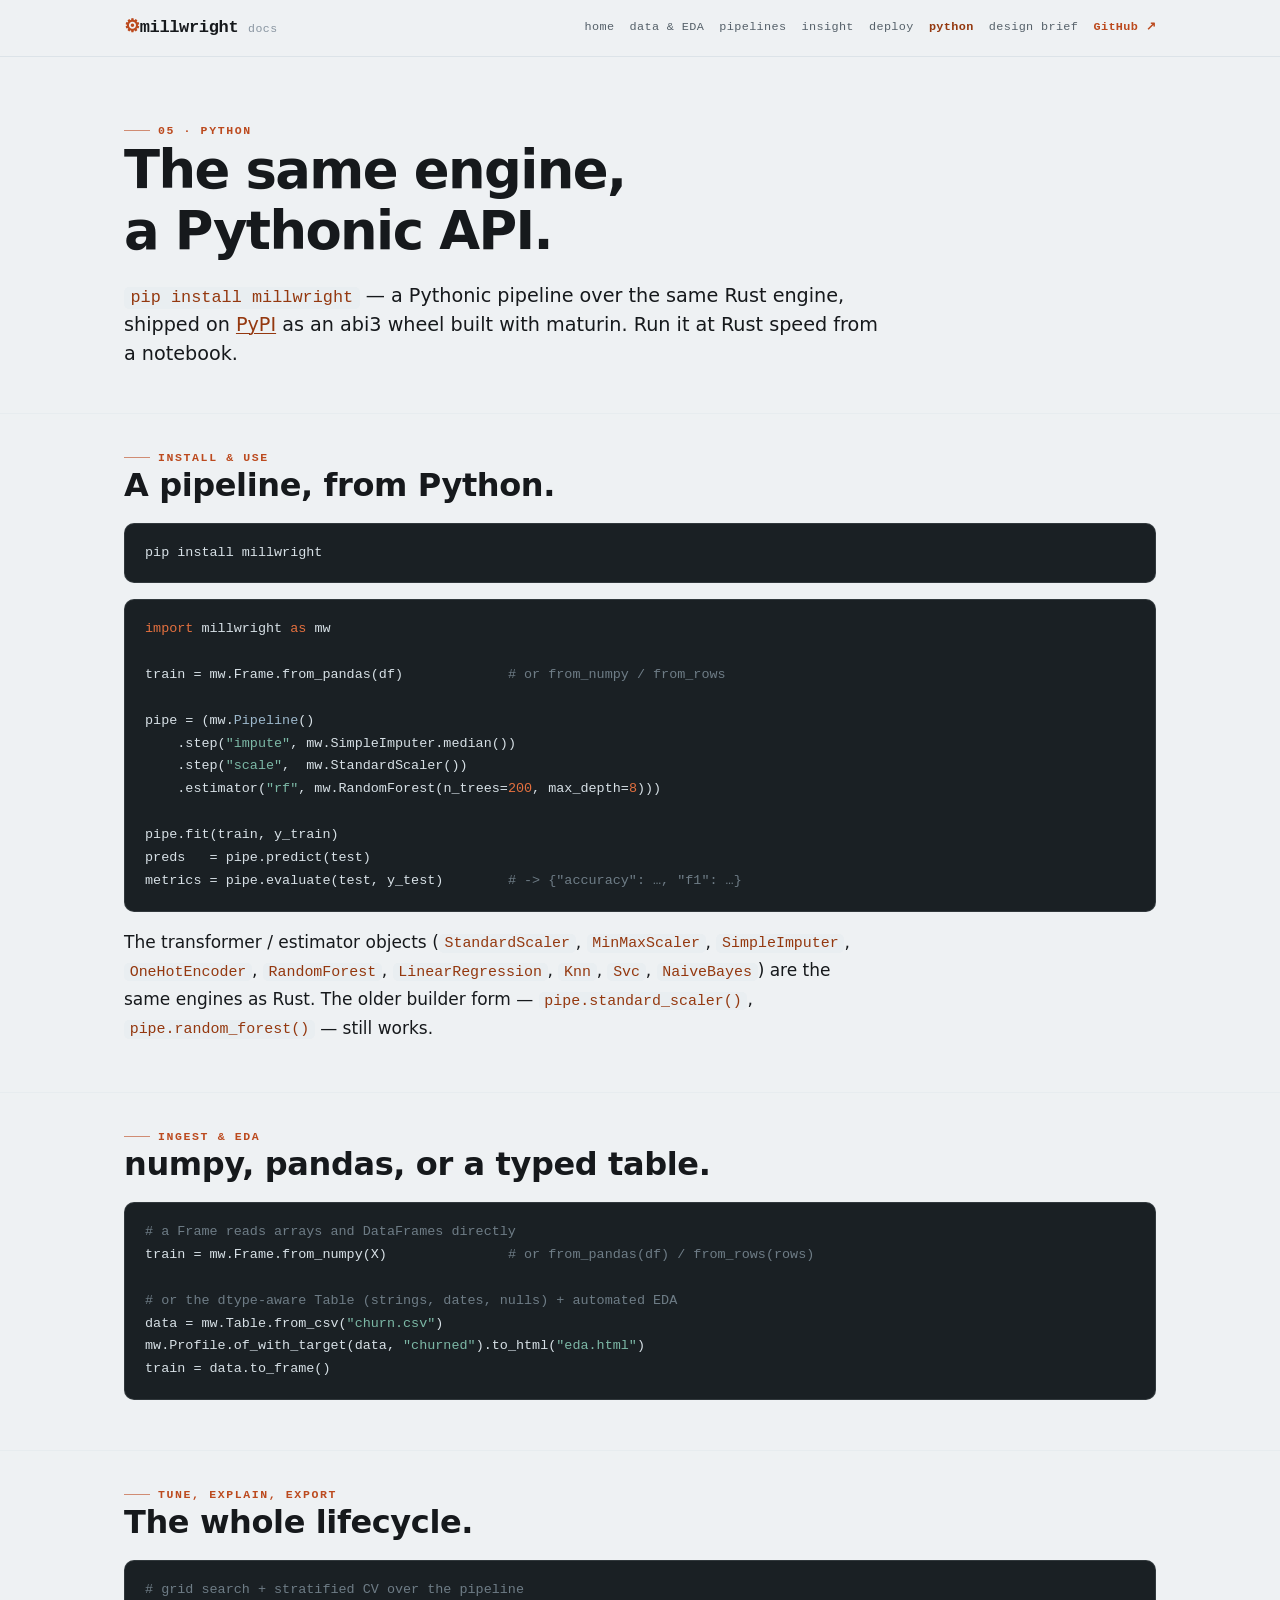
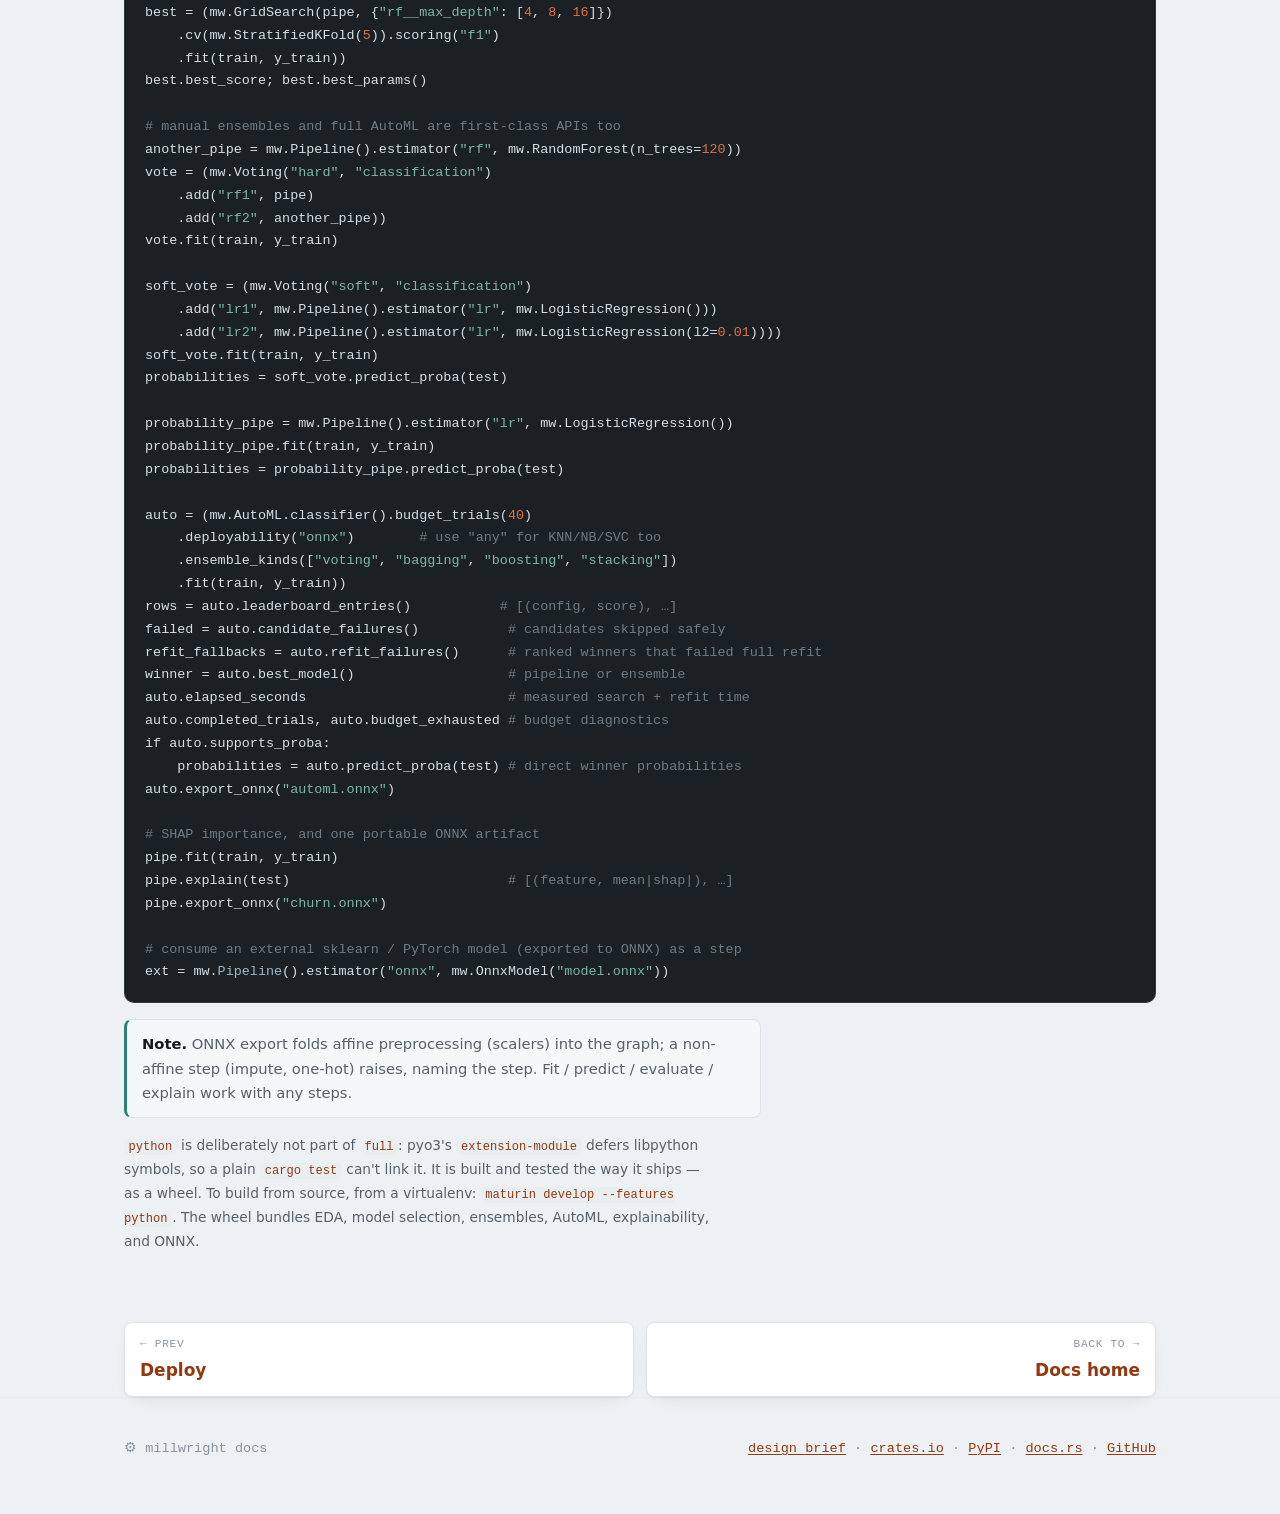
<file: docs/python.html>
<html><head><meta http-equiv="Content-Type" content="text/html; charset=UTF-8"><title>Millwright · Python</title>
<meta name="viewport" content="width=device-width, initial-scale=1">
<link rel="stylesheet" href="site.css">
</head><body><header class="top">
  <div class="wrap">
    <div class="brand"><a href="../index.html"><span class="mark">⚙</span>millwright</a><span class="ver">docs</span></div>
    <nav>
      <a href="index.html">home</a>
      <a href="data.html">data &amp; EDA</a>
      <a href="pipelines.html">pipelines</a>
      <a href="insight.html">insight</a>
      <a href="deploy.html">deploy</a>
      <a href="python.html" class="active">python</a>
      <a href="../index.html">design brief</a>
      <a class="repo" href="https://github.com/mi7plus/millwright">GitHub ↗</a>
    </nav>
  </div>
</header>

<main>
  <div class="wrap">
    <div class="hero">
      <div class="eyebrow">05 · python</div>
      <h1>The same engine,<br>a Pythonic API.</h1>
      <p class="lede"><code class="inl">pip install millwright</code> — a Pythonic pipeline over the same Rust engine, shipped on <a href="https://pypi.org/project/millwright/">PyPI</a> as an abi3 wheel built with maturin. Run it at Rust speed from a notebook.</p>
    </div>
  </div>

  <section id="python">
    <div class="wrap">
      <div class="head col">
        <div class="eyebrow">Install &amp; use</div>
        <h2>A pipeline, from Python.</h2>
      </div>
<pre>pip install millwright</pre>
<pre><span class="k">import</span> millwright <span class="k">as</span> mw

train = mw.Frame.from_pandas(df)             <span class="c"># or from_numpy / from_rows</span>

pipe = (mw.<span class="f">Pipeline</span>()
    .step(<span class="s">"impute"</span>, mw.SimpleImputer.median())
    .step(<span class="s">"scale"</span>,  mw.StandardScaler())
    .estimator(<span class="s">"rf"</span>, mw.RandomForest(n_trees=<span class="k">200</span>, max_depth=<span class="k">8</span>)))

pipe.fit(train, y_train)
preds   = pipe.predict(test)
metrics = pipe.evaluate(test, y_test)        <span class="c"># -&gt; {"accuracy": …, "f1": …}</span></pre>
      <p>The transformer / estimator objects (<code class="inl">StandardScaler</code>, <code class="inl">MinMaxScaler</code>, <code class="inl">SimpleImputer</code>, <code class="inl">OneHotEncoder</code>, <code class="inl">RandomForest</code>, <code class="inl">LinearRegression</code>, <code class="inl">Knn</code>, <code class="inl">Svc</code>, <code class="inl">NaiveBayes</code>) are the same engines as Rust. The older builder form — <code class="inl">pipe.standard_scaler()</code>, <code class="inl">pipe.random_forest()</code> — still works.</p>
    </div>
  </section>

  <section id="ingest">
    <div class="wrap">
      <div class="head col">
        <div class="eyebrow">Ingest &amp; EDA</div>
        <h2>numpy, pandas, or a typed table.</h2>
      </div>
<pre><span class="c"># a Frame reads arrays and DataFrames directly</span>
train = mw.Frame.from_numpy(X)               <span class="c"># or from_pandas(df) / from_rows(rows)</span>

<span class="c"># or the dtype-aware Table (strings, dates, nulls) + automated EDA</span>
data = mw.Table.from_csv(<span class="s">"churn.csv"</span>)
mw.Profile.of_with_target(data, <span class="s">"churned"</span>).to_html(<span class="s">"eda.html"</span>)
train = data.to_frame()</pre>
    </div>
  </section>

  <section id="tune">
    <div class="wrap">
      <div class="head col">
        <div class="eyebrow">Tune, explain, export</div>
        <h2>The whole lifecycle.</h2>
      </div>
<pre><span class="c"># grid search + stratified CV over the pipeline</span>
best = (mw.GridSearch(pipe, {<span class="s">"rf__max_depth"</span>: [<span class="k">4</span>, <span class="k">8</span>, <span class="k">16</span>]})
    .cv(mw.StratifiedKFold(<span class="k">5</span>)).scoring(<span class="s">"f1"</span>)
    .fit(train, y_train))
best.best_score; best.best_params()

<span class="c"># manual ensembles and full AutoML are first-class APIs too</span>
another_pipe = mw.Pipeline().estimator(<span class="s">"rf"</span>, mw.RandomForest(n_trees=<span class="k">120</span>))
vote = (mw.Voting(<span class="s">"hard"</span>, <span class="s">"classification"</span>)
    .add(<span class="s">"rf1"</span>, pipe)
    .add(<span class="s">"rf2"</span>, another_pipe))
vote.fit(train, y_train)

soft_vote = (mw.Voting(<span class="s">"soft"</span>, <span class="s">"classification"</span>)
    .add(<span class="s">"lr1"</span>, mw.Pipeline().estimator(<span class="s">"lr"</span>, mw.LogisticRegression()))
    .add(<span class="s">"lr2"</span>, mw.Pipeline().estimator(<span class="s">"lr"</span>, mw.LogisticRegression(l2=<span class="k">0.01</span>))))
soft_vote.fit(train, y_train)
probabilities = soft_vote.predict_proba(test)

probability_pipe = mw.Pipeline().estimator(<span class="s">"lr"</span>, mw.LogisticRegression())
probability_pipe.fit(train, y_train)
probabilities = probability_pipe.predict_proba(test)

auto = (mw.AutoML.classifier().budget_trials(<span class="k">40</span>)
    .deployability(<span class="s">"onnx"</span>)        <span class="c"># use "any" for KNN/NB/SVC too</span>
    .ensemble_kinds([<span class="s">"voting"</span>, <span class="s">"bagging"</span>, <span class="s">"boosting"</span>, <span class="s">"stacking"</span>])
    .fit(train, y_train))
rows = auto.leaderboard_entries()           <span class="c"># [(config, score), …]</span>
failed = auto.candidate_failures()           <span class="c"># candidates skipped safely</span>
refit_fallbacks = auto.refit_failures()      <span class="c"># ranked winners that failed full refit</span>
winner = auto.best_model()                   <span class="c"># pipeline or ensemble</span>
auto.elapsed_seconds                         <span class="c"># measured search + refit time</span>
auto.completed_trials, auto.budget_exhausted <span class="c"># budget diagnostics</span>
if auto.supports_proba:
    probabilities = auto.predict_proba(test) <span class="c"># direct winner probabilities</span>
auto.export_onnx(<span class="s">"automl.onnx"</span>)

<span class="c"># SHAP importance, and one portable ONNX artifact</span>
pipe.fit(train, y_train)
pipe.explain(test)                           <span class="c"># [(feature, mean|shap|), …]</span>
pipe.export_onnx(<span class="s">"churn.onnx"</span>)

<span class="c"># consume an external sklearn / PyTorch model (exported to ONNX) as a step</span>
ext = mw.<span class="f">Pipeline</span>().estimator(<span class="s">"onnx"</span>, mw.OnnxModel(<span class="s">"model.onnx"</span>))</pre>
      <div class="callout"><b>Note.</b> ONNX export folds affine preprocessing (scalers) into the graph; a non-affine step (impute, one-hot) raises, naming the step. Fit / predict / evaluate / explain work with any steps.</div>
      <p class="tiny"><code class="inl">python</code> is deliberately not part of <code class="inl">full</code>: pyo3's <code class="inl">extension-module</code> defers libpython symbols, so a plain <code class="inl">cargo test</code> can't link it. It is built and tested the way it ships — as a wheel. To build from source, from a virtualenv: <code class="inl">maturin develop --features python</code>. The wheel bundles EDA, model selection, ensembles, AutoML, explainability, and ONNX.</p>
    </div>
  </section>

  <div class="wrap">
    <div class="pager">
      <a href="deploy.html"><span class="dir">← prev</span><b>Deploy</b></a>
      <a class="next" href="index.html"><span class="dir">back to →</span><b>Docs home</b></a>
    </div>
  </div>
</main>

<footer>
  <div class="wrap">
    <span class="mono">⚙ millwright docs</span>
    <span class="mono"><a href="../index.html">design brief</a> · <a href="https://crates.io/crates/millwright">crates.io</a> · <a href="https://pypi.org/project/millwright/">PyPI</a> · <a href="https://docs.rs/millwright">docs.rs</a> · <a href="https://github.com/mi7plus/millwright">GitHub</a></span>
  </div>
</footer>
</body></html>
</file>
<file: docs/site.css>
:root{
  --bg:#EEF1F3; --surface:#FFFFFF; --surface-2:#F5F8F9; --surface-3:#E9EEF1;
  --ink:#16191C; --ink-soft:#556069; --ink-faint:#8894A0;
  --line:#DCE3E8; --line-soft:#E7ECEF;
  --oxide:#BC4A1E; --oxide-tint:#F6E6DE; --oxide-ink:#94380F;
  --patina:#2C8272; --patina-tint:#DCEEEA;
  --steel:#3E5566;
  --code-bg:#1A2024; --code-ink:#D7E0E6; --code-key:#E4703F; --code-str:#7CB8A6; --code-com:#6E7C86; --code-fn:#9DB8CC;
  --font-sans:system-ui,-apple-system,"Segoe UI",Roboto,Helvetica,Arial,sans-serif;
  --font-mono:ui-monospace,"JetBrains Mono","Cascadia Code","SF Mono",Menlo,Consolas,monospace;
  --measure:68ch;
  --radius:10px;
  --shadow:0 1px 2px rgba(20,30,40,.05),0 6px 20px -12px rgba(20,30,40,.18);
}
:root:not([data-theme="light"]){
  @media (prefers-color-scheme:dark){
    --bg:#13171A; --surface:#1A2024; --surface-2:#20272C; --surface-3:#161C20;
    --ink:#E7ECEF; --ink-soft:#9DA8B0; --ink-faint:#6C7882;
    --line:#2A333A; --line-soft:#232B31;
    --oxide:#E4703F; --oxide-tint:#2A1C15; --oxide-ink:#F0906A;
    --patina:#54B7A1; --patina-tint:#132723;
    --steel:#87A2B6;
    --code-bg:#10151A; --shadow:0 1px 2px rgba(0,0,0,.3),0 10px 30px -16px rgba(0,0,0,.6);
  }
}
:root[data-theme="dark"]{
  --bg:#13171A; --surface:#1A2024; --surface-2:#20272C; --surface-3:#161C20;
  --ink:#E7ECEF; --ink-soft:#9DA8B0; --ink-faint:#6C7882;
  --line:#2A333A; --line-soft:#232B31;
  --oxide:#E4703F; --oxide-tint:#2A1C15; --oxide-ink:#F0906A;
  --patina:#54B7A1; --patina-tint:#132723;
  --steel:#87A2B6;
  --code-bg:#10151A; --shadow:0 1px 2px rgba(0,0,0,.3),0 10px 30px -16px rgba(0,0,0,.6);
}

*{box-sizing:border-box}
html{-webkit-text-size-adjust:100%; scroll-behavior:smooth}
body{
  margin:0; background:var(--bg); color:var(--ink);
  font-family:var(--font-sans); font-size:17px; line-height:1.65;
  -webkit-font-smoothing:antialiased; text-rendering:optimizeLegibility;
}
.wrap{max-width:1080px; margin:0 auto; padding:0 24px}
.col{max-width:var(--measure)}

h1,h2,h3{line-height:1.15; text-wrap:balance; margin:0; letter-spacing:-.012em}
h2{font-size:clamp(1.5rem,1.1rem + 1.5vw,2rem); font-weight:650; margin-bottom:.5rem}
h3{font-size:1.12rem; font-weight:650; margin:1.4rem 0 .3rem}
p{margin:0 0 1rem; max-width:var(--measure)}
a{color:var(--oxide-ink); text-underline-offset:2px; text-decoration-thickness:1px}
strong{font-weight:650}
.eyebrow{
  font-family:var(--font-mono); font-size:.72rem; font-weight:600;
  letter-spacing:.14em; text-transform:uppercase; color:var(--oxide);
  display:inline-flex; align-items:center; gap:.5rem;
}
.eyebrow::before{content:""; width:26px; height:1px; background:var(--oxide); opacity:.6}
.mono{font-family:var(--font-mono)}
.muted{color:var(--ink-soft)}
.tiny{font-size:.86rem; color:var(--ink-soft)}

header.top{
  position:sticky; top:0; z-index:20; background:color-mix(in srgb,var(--bg) 86%,transparent);
  -webkit-backdrop-filter:saturate(1.4) blur(8px); backdrop-filter:saturate(1.4) blur(8px);
  border-bottom:1px solid var(--line);
}
.top .wrap{display:flex; align-items:center; justify-content:space-between; height:56px}
.brand{display:flex; align-items:baseline; gap:.6rem; font-family:var(--font-mono); font-weight:700; letter-spacing:-.02em}
.brand a{color:inherit; text-decoration:none}
.brand .mark{color:var(--oxide); font-size:1.15rem}
.brand .ver{font-size:.72rem; color:var(--ink-faint); font-weight:500; letter-spacing:.05em}
.top nav{display:flex; gap:.95rem; font-family:var(--font-mono); font-size:.74rem; letter-spacing:.03em; align-items:center}
.top nav a{color:var(--ink-soft); text-decoration:none}
.top nav a:hover{color:var(--oxide-ink)}
.top nav a.active{color:var(--oxide-ink); font-weight:600}
.top nav a.repo{color:var(--oxide); font-weight:600}
@media(max-width:820px){.top nav{display:none}}

.hero{padding:64px 0 28px}
.hero h1{font-size:clamp(2.1rem,1.5rem + 2.6vw,3.3rem); font-weight:700; letter-spacing:-.03em}
.hero .sub{margin-top:.35rem; font-family:var(--font-mono); font-size:.86rem; letter-spacing:.02em; color:var(--patina)}
.hero .lede{margin-top:1.3rem; max-width:62ch; font-size:1.2rem; color:var(--ink); line-height:1.5}
.hero .lede b{color:var(--oxide-ink); font-weight:650}

section{padding:34px 0; border-top:1px solid var(--line-soft)}
section > .wrap > .head{margin-bottom:1.2rem}
.head .col{max-width:62ch}

pre{
  background:var(--code-bg); color:var(--code-ink); border-radius:var(--radius);
  padding:18px 20px; overflow-x:auto; font-family:var(--font-mono); font-size:.84rem; line-height:1.7;
  border:1px solid color-mix(in srgb,var(--code-ink) 12%,transparent); margin:0 0 1rem;
}
pre .k{color:var(--code-key)} pre .s{color:var(--code-str)} pre .c{color:var(--code-com)} pre .f{color:var(--code-fn)} pre .d{color:var(--ink-faint)}
code.inl{font-family:var(--font-mono); font-size:.88em; background:var(--surface-3); padding:.08em .38em; border-radius:5px; color:var(--oxide-ink)}

.tablewrap{overflow-x:auto; border:1px solid var(--line); border-radius:var(--radius); margin-bottom:1rem}
table{border-collapse:collapse; width:100%; font-size:.9rem; min-width:520px}
th,td{text-align:left; padding:10px 14px; border-bottom:1px solid var(--line-soft); vertical-align:top}
thead th{font-family:var(--font-mono); font-size:.7rem; text-transform:uppercase; letter-spacing:.08em; color:var(--ink-faint); font-weight:600; background:var(--surface-2)}
tbody tr:last-child td{border-bottom:0}
td .feat{font-family:var(--font-mono); color:var(--oxide); font-size:.86rem}
tr.core td{background:var(--oxide-tint)}
.badge{font-family:var(--font-mono); font-size:.62rem; letter-spacing:.06em; text-transform:uppercase; padding:.12rem .4rem; border-radius:5px; background:var(--patina-tint); color:var(--patina); margin-left:.4rem; vertical-align:middle}

ul.clean{list-style:none; margin:.2rem 0 1rem; padding:0; display:flex; flex-direction:column; gap:.5rem; max-width:var(--measure)}
ul.clean li{position:relative; padding-left:1.2rem; font-size:.95rem; color:var(--ink-soft); line-height:1.5}
ul.clean li::before{content:""; position:absolute; left:0; top:.62em; width:6px; height:6px; border-radius:1px; background:var(--oxide)}
ul.clean li b{color:var(--ink); font-weight:600}

.callout{
  background:var(--surface-2); border:1px solid var(--line); border-left:3px solid var(--patina);
  border-radius:8px; padding:12px 15px; margin:0 0 1rem; font-size:.92rem; color:var(--ink-soft); max-width:var(--measure);
}
.callout b{color:var(--ink)}
.run{font-family:var(--font-mono); font-size:.78rem; color:var(--patina); margin:-.4rem 0 1rem}

/* home topic cards */
.cards{display:grid; grid-template-columns:repeat(2,1fr); gap:12px; margin-top:.6rem}
@media(max-width:680px){.cards{grid-template-columns:1fr}}
.card{
  display:block; text-decoration:none; color:var(--ink);
  background:var(--surface); border:1px solid var(--line); border-radius:var(--radius);
  padding:16px 18px; box-shadow:var(--shadow);
}
.card:hover{border-color:var(--oxide)}
.card .n{font-family:var(--font-mono); font-size:.7rem; letter-spacing:.08em; text-transform:uppercase; color:var(--oxide); font-weight:600}
.card h3{margin:.25rem 0 .3rem; font-size:1.05rem}
.card p{margin:0; font-size:.88rem; color:var(--ink-soft)}

/* prev / next pager */
.pager{display:flex; justify-content:space-between; gap:12px; margin-top:1.2rem}
.pager a{
  flex:1; text-decoration:none; color:var(--ink); background:var(--surface);
  border:1px solid var(--line); border-radius:8px; padding:12px 15px; box-shadow:var(--shadow);
}
.pager a:hover{border-color:var(--oxide)}
.pager .dir{font-family:var(--font-mono); font-size:.7rem; letter-spacing:.06em; text-transform:uppercase; color:var(--ink-faint)}
.pager a.next{text-align:right}
.pager b{display:block; color:var(--oxide-ink); font-weight:650; margin-top:.15rem}

/* two-up */
.grid2{display:grid; grid-template-columns:1fr 1fr; gap:14px}
.grid2>div{min-width:0}
.grid2 table{min-width:0}
@media(max-width:720px){.grid2{grid-template-columns:1fr}}

footer{padding:40px 0 60px; border-top:1px solid var(--line-soft); color:var(--ink-faint); font-size:.85rem}
footer .wrap{display:flex; justify-content:space-between; flex-wrap:wrap; gap:1rem}
footer .mono{font-family:var(--font-mono)}
::selection{background:var(--oxide); color:#fff}
:focus-visible{outline:2px solid var(--oxide); outline-offset:2px; border-radius:3px}
</file>
